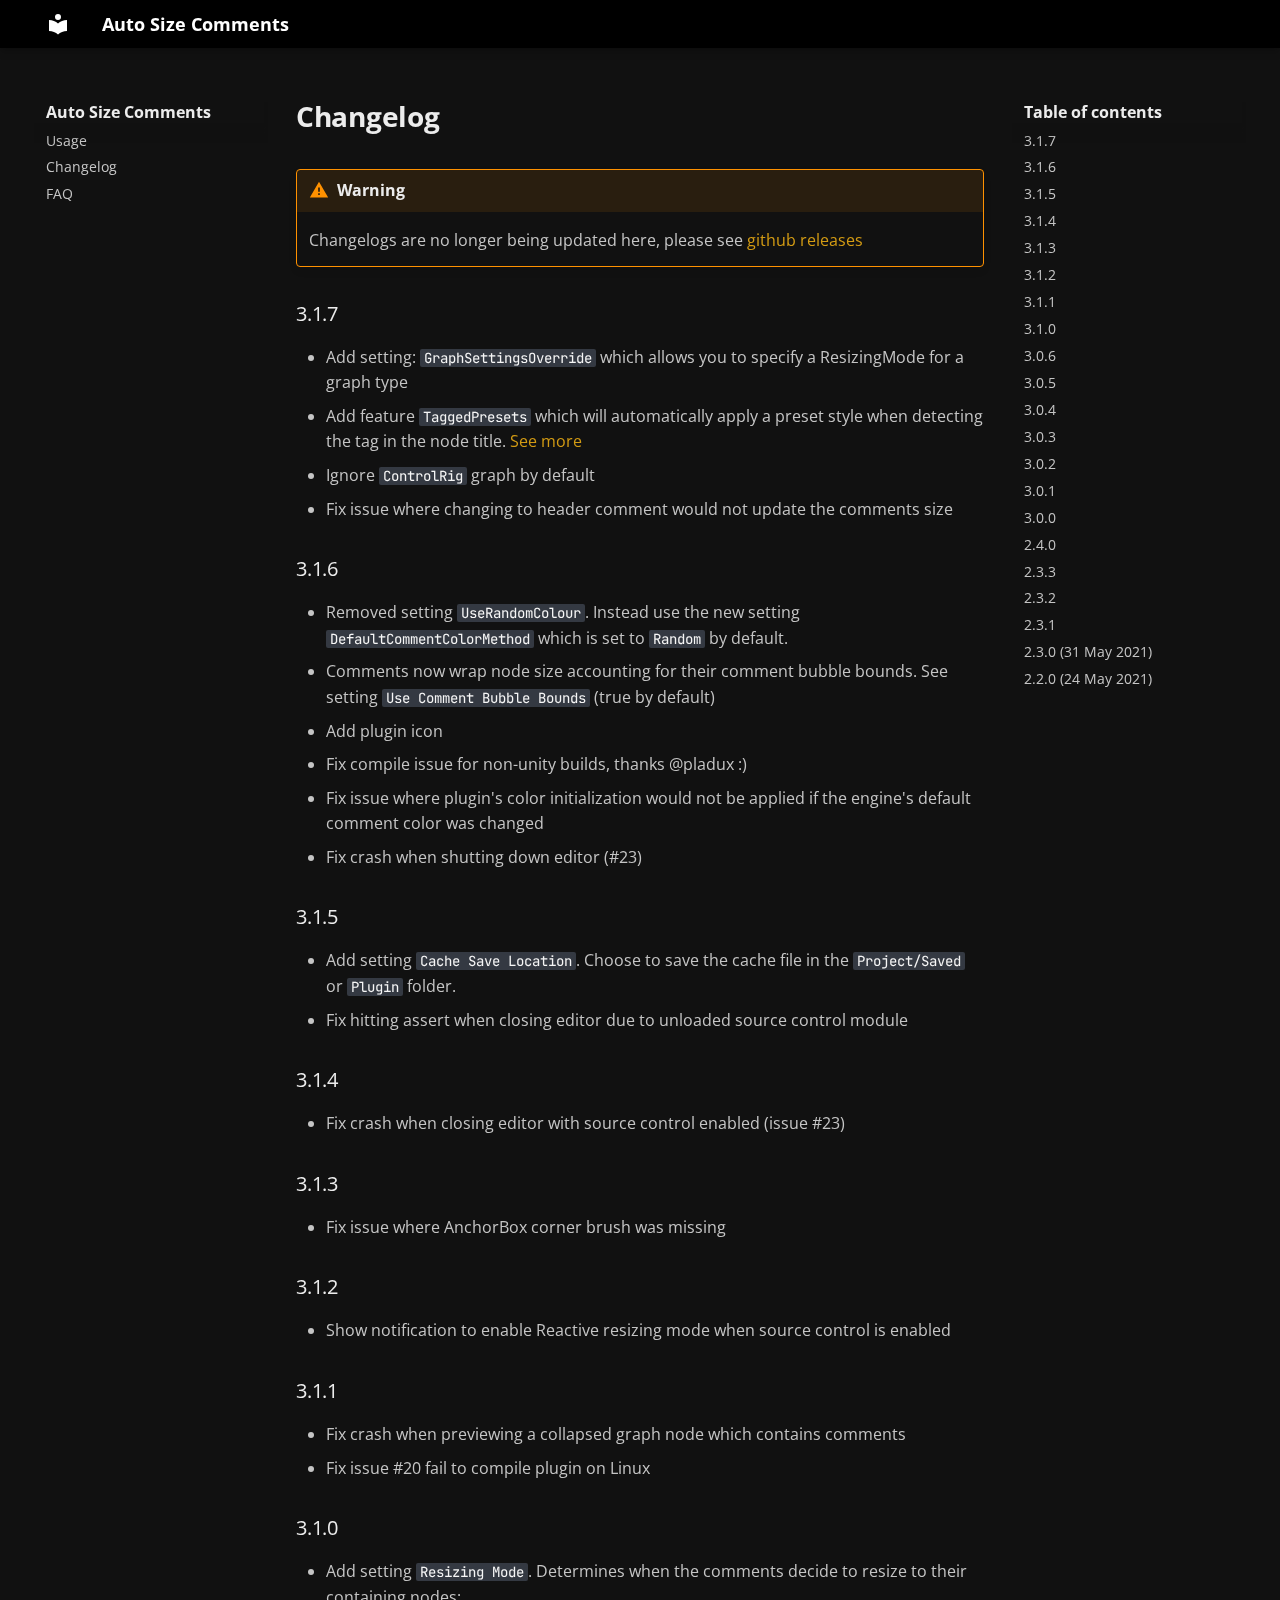
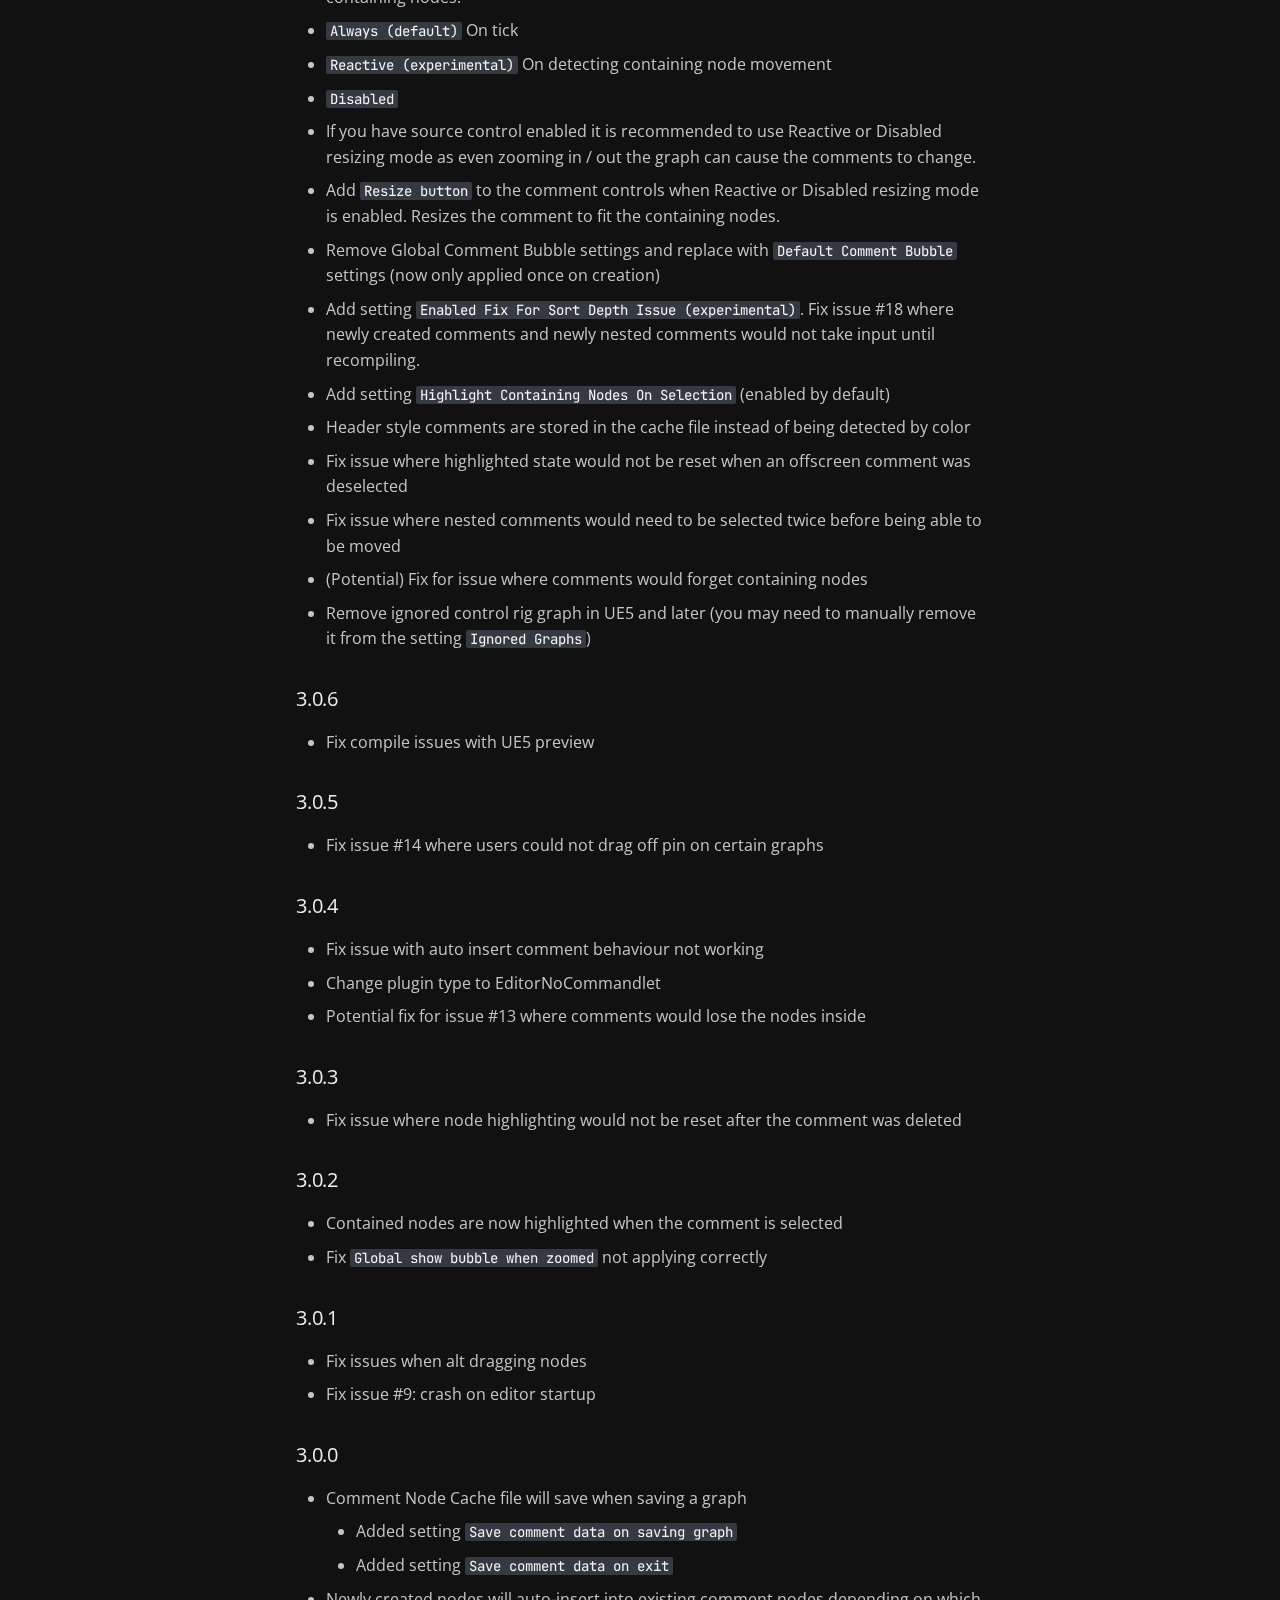
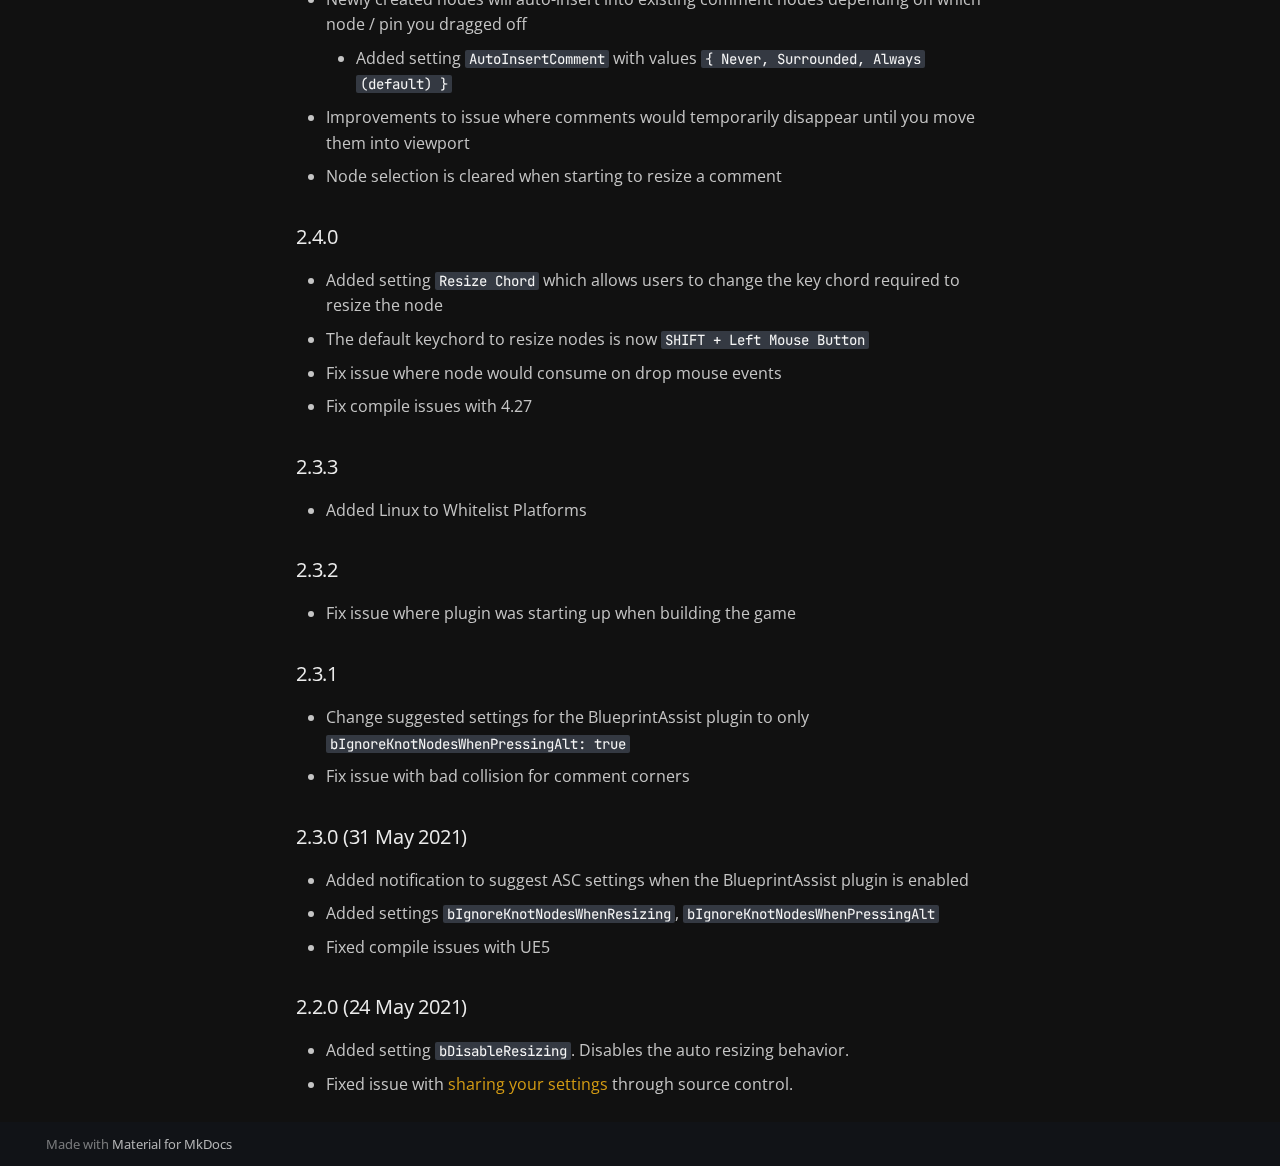
<file: changelog/index.html>
<!doctype html>
<html lang="en" class="no-js">
  <head>
    
      <meta charset="utf-8">
      <meta name="viewport" content="width=device-width,initial-scale=1">
      
      
      
      
        <link rel="prev" href="..">
      
      
        <link rel="next" href="../faq/">
      
      
      <link rel="icon" href="../assets/images/favicon.png">
      <meta name="generator" content="mkdocs-1.6.1, mkdocs-material-9.5.41">
    
    
      
        <title>Changelog - Auto Size Comments</title>
      
    
    
      <link rel="stylesheet" href="../assets/stylesheets/main.0253249f.min.css">
      
        
        <link rel="stylesheet" href="../assets/stylesheets/palette.06af60db.min.css">
      
      


    
    
      
    
    
      
        
        
        <link rel="preconnect" href="https://fonts.gstatic.com" crossorigin>
        <link rel="stylesheet" href="https://fonts.googleapis.com/css?family=Open+Sans:300,300i,400,400i,700,700i%7CJetBrains+Mono:400,400i,700,700i&display=fallback">
        <style>:root{--md-text-font:"Open Sans";--md-code-font:"JetBrains Mono"}</style>
      
    
    
      <link rel="stylesheet" href="../stylesheets/extra.css">
    
    <script>__md_scope=new URL("..",location),__md_hash=e=>[...e].reduce(((e,_)=>(e<<5)-e+_.charCodeAt(0)),0),__md_get=(e,_=localStorage,t=__md_scope)=>JSON.parse(_.getItem(t.pathname+"."+e)),__md_set=(e,_,t=localStorage,a=__md_scope)=>{try{t.setItem(a.pathname+"."+e,JSON.stringify(_))}catch(e){}}</script>
    
      

    
    
    
  </head>
  
  
    
    
    
    
    
    <body dir="ltr" data-md-color-scheme="slate" data-md-color-primary="indigo" data-md-color-accent="indigo">
  
    
    <input class="md-toggle" data-md-toggle="drawer" type="checkbox" id="__drawer" autocomplete="off">
    <input class="md-toggle" data-md-toggle="search" type="checkbox" id="__search" autocomplete="off">
    <label class="md-overlay" for="__drawer"></label>
    <div data-md-component="skip">
      
        
        <a href="#changelog" class="md-skip">
          Skip to content
        </a>
      
    </div>
    <div data-md-component="announce">
      
    </div>
    
    
      

  

<header class="md-header md-header--shadow" data-md-component="header">
  <nav class="md-header__inner md-grid" aria-label="Header">
    <a href=".." title="Auto Size Comments" class="md-header__button md-logo" aria-label="Auto Size Comments" data-md-component="logo">
      
  
  <svg xmlns="http://www.w3.org/2000/svg" viewBox="0 0 24 24"><path d="M12 8a3 3 0 0 0 3-3 3 3 0 0 0-3-3 3 3 0 0 0-3 3 3 3 0 0 0 3 3m0 3.54C9.64 9.35 6.5 8 3 8v11c3.5 0 6.64 1.35 9 3.54 2.36-2.19 5.5-3.54 9-3.54V8c-3.5 0-6.64 1.35-9 3.54"/></svg>

    </a>
    <label class="md-header__button md-icon" for="__drawer">
      
      <svg xmlns="http://www.w3.org/2000/svg" viewBox="0 0 24 24"><path d="M3 6h18v2H3zm0 5h18v2H3zm0 5h18v2H3z"/></svg>
    </label>
    <div class="md-header__title" data-md-component="header-title">
      <div class="md-header__ellipsis">
        <div class="md-header__topic">
          <span class="md-ellipsis">
            Auto Size Comments
          </span>
        </div>
        <div class="md-header__topic" data-md-component="header-topic">
          <span class="md-ellipsis">
            
              Changelog
            
          </span>
        </div>
      </div>
    </div>
    
      
    
    
    
    
    
  </nav>
  
</header>
    
    <div class="md-container" data-md-component="container">
      
      
        
          
        
      
      <main class="md-main" data-md-component="main">
        <div class="md-main__inner md-grid">
          
            
              
              <div class="md-sidebar md-sidebar--primary" data-md-component="sidebar" data-md-type="navigation" >
                <div class="md-sidebar__scrollwrap">
                  <div class="md-sidebar__inner">
                    



<nav class="md-nav md-nav--primary" aria-label="Navigation" data-md-level="0">
  <label class="md-nav__title" for="__drawer">
    <a href=".." title="Auto Size Comments" class="md-nav__button md-logo" aria-label="Auto Size Comments" data-md-component="logo">
      
  
  <svg xmlns="http://www.w3.org/2000/svg" viewBox="0 0 24 24"><path d="M12 8a3 3 0 0 0 3-3 3 3 0 0 0-3-3 3 3 0 0 0-3 3 3 3 0 0 0 3 3m0 3.54C9.64 9.35 6.5 8 3 8v11c3.5 0 6.64 1.35 9 3.54 2.36-2.19 5.5-3.54 9-3.54V8c-3.5 0-6.64 1.35-9 3.54"/></svg>

    </a>
    Auto Size Comments
  </label>
  
  <ul class="md-nav__list" data-md-scrollfix>
    
      
      
  
  
  
  
    <li class="md-nav__item">
      <a href=".." class="md-nav__link">
        
  
  <span class="md-ellipsis">
    Usage
  </span>
  

      </a>
    </li>
  

    
      
      
  
  
    
  
  
  
    <li class="md-nav__item md-nav__item--active">
      
      <input class="md-nav__toggle md-toggle" type="checkbox" id="__toc">
      
      
        
      
      
        <label class="md-nav__link md-nav__link--active" for="__toc">
          
  
  <span class="md-ellipsis">
    Changelog
  </span>
  

          <span class="md-nav__icon md-icon"></span>
        </label>
      
      <a href="./" class="md-nav__link md-nav__link--active">
        
  
  <span class="md-ellipsis">
    Changelog
  </span>
  

      </a>
      
        

<nav class="md-nav md-nav--secondary" aria-label="Table of contents">
  
  
  
    
  
  
    <label class="md-nav__title" for="__toc">
      <span class="md-nav__icon md-icon"></span>
      Table of contents
    </label>
    <ul class="md-nav__list" data-md-component="toc" data-md-scrollfix>
      
        <li class="md-nav__item">
  <a href="#317" class="md-nav__link">
    <span class="md-ellipsis">
      3.1.7
    </span>
  </a>
  
</li>
      
        <li class="md-nav__item">
  <a href="#316" class="md-nav__link">
    <span class="md-ellipsis">
      3.1.6
    </span>
  </a>
  
</li>
      
        <li class="md-nav__item">
  <a href="#315" class="md-nav__link">
    <span class="md-ellipsis">
      3.1.5
    </span>
  </a>
  
</li>
      
        <li class="md-nav__item">
  <a href="#314" class="md-nav__link">
    <span class="md-ellipsis">
      3.1.4
    </span>
  </a>
  
</li>
      
        <li class="md-nav__item">
  <a href="#313" class="md-nav__link">
    <span class="md-ellipsis">
      3.1.3
    </span>
  </a>
  
</li>
      
        <li class="md-nav__item">
  <a href="#312" class="md-nav__link">
    <span class="md-ellipsis">
      3.1.2
    </span>
  </a>
  
</li>
      
        <li class="md-nav__item">
  <a href="#311" class="md-nav__link">
    <span class="md-ellipsis">
      3.1.1
    </span>
  </a>
  
</li>
      
        <li class="md-nav__item">
  <a href="#310" class="md-nav__link">
    <span class="md-ellipsis">
      3.1.0
    </span>
  </a>
  
</li>
      
        <li class="md-nav__item">
  <a href="#306" class="md-nav__link">
    <span class="md-ellipsis">
      3.0.6
    </span>
  </a>
  
</li>
      
        <li class="md-nav__item">
  <a href="#305" class="md-nav__link">
    <span class="md-ellipsis">
      3.0.5
    </span>
  </a>
  
</li>
      
        <li class="md-nav__item">
  <a href="#304" class="md-nav__link">
    <span class="md-ellipsis">
      3.0.4
    </span>
  </a>
  
</li>
      
        <li class="md-nav__item">
  <a href="#303" class="md-nav__link">
    <span class="md-ellipsis">
      3.0.3
    </span>
  </a>
  
</li>
      
        <li class="md-nav__item">
  <a href="#302" class="md-nav__link">
    <span class="md-ellipsis">
      3.0.2
    </span>
  </a>
  
</li>
      
        <li class="md-nav__item">
  <a href="#301" class="md-nav__link">
    <span class="md-ellipsis">
      3.0.1
    </span>
  </a>
  
</li>
      
        <li class="md-nav__item">
  <a href="#300" class="md-nav__link">
    <span class="md-ellipsis">
      3.0.0
    </span>
  </a>
  
</li>
      
        <li class="md-nav__item">
  <a href="#240" class="md-nav__link">
    <span class="md-ellipsis">
      2.4.0
    </span>
  </a>
  
</li>
      
        <li class="md-nav__item">
  <a href="#233" class="md-nav__link">
    <span class="md-ellipsis">
      2.3.3
    </span>
  </a>
  
</li>
      
        <li class="md-nav__item">
  <a href="#232" class="md-nav__link">
    <span class="md-ellipsis">
      2.3.2
    </span>
  </a>
  
</li>
      
        <li class="md-nav__item">
  <a href="#231" class="md-nav__link">
    <span class="md-ellipsis">
      2.3.1
    </span>
  </a>
  
</li>
      
        <li class="md-nav__item">
  <a href="#230-31-may-2021" class="md-nav__link">
    <span class="md-ellipsis">
      2.3.0 (31 May 2021)
    </span>
  </a>
  
</li>
      
        <li class="md-nav__item">
  <a href="#220-24-may-2021" class="md-nav__link">
    <span class="md-ellipsis">
      2.2.0 (24 May 2021)
    </span>
  </a>
  
</li>
      
    </ul>
  
</nav>
      
    </li>
  

    
      
      
  
  
  
  
    <li class="md-nav__item">
      <a href="../faq/" class="md-nav__link">
        
  
  <span class="md-ellipsis">
    FAQ
  </span>
  

      </a>
    </li>
  

    
  </ul>
</nav>
                  </div>
                </div>
              </div>
            
            
              
              <div class="md-sidebar md-sidebar--secondary" data-md-component="sidebar" data-md-type="toc" >
                <div class="md-sidebar__scrollwrap">
                  <div class="md-sidebar__inner">
                    

<nav class="md-nav md-nav--secondary" aria-label="Table of contents">
  
  
  
    
  
  
    <label class="md-nav__title" for="__toc">
      <span class="md-nav__icon md-icon"></span>
      Table of contents
    </label>
    <ul class="md-nav__list" data-md-component="toc" data-md-scrollfix>
      
        <li class="md-nav__item">
  <a href="#317" class="md-nav__link">
    <span class="md-ellipsis">
      3.1.7
    </span>
  </a>
  
</li>
      
        <li class="md-nav__item">
  <a href="#316" class="md-nav__link">
    <span class="md-ellipsis">
      3.1.6
    </span>
  </a>
  
</li>
      
        <li class="md-nav__item">
  <a href="#315" class="md-nav__link">
    <span class="md-ellipsis">
      3.1.5
    </span>
  </a>
  
</li>
      
        <li class="md-nav__item">
  <a href="#314" class="md-nav__link">
    <span class="md-ellipsis">
      3.1.4
    </span>
  </a>
  
</li>
      
        <li class="md-nav__item">
  <a href="#313" class="md-nav__link">
    <span class="md-ellipsis">
      3.1.3
    </span>
  </a>
  
</li>
      
        <li class="md-nav__item">
  <a href="#312" class="md-nav__link">
    <span class="md-ellipsis">
      3.1.2
    </span>
  </a>
  
</li>
      
        <li class="md-nav__item">
  <a href="#311" class="md-nav__link">
    <span class="md-ellipsis">
      3.1.1
    </span>
  </a>
  
</li>
      
        <li class="md-nav__item">
  <a href="#310" class="md-nav__link">
    <span class="md-ellipsis">
      3.1.0
    </span>
  </a>
  
</li>
      
        <li class="md-nav__item">
  <a href="#306" class="md-nav__link">
    <span class="md-ellipsis">
      3.0.6
    </span>
  </a>
  
</li>
      
        <li class="md-nav__item">
  <a href="#305" class="md-nav__link">
    <span class="md-ellipsis">
      3.0.5
    </span>
  </a>
  
</li>
      
        <li class="md-nav__item">
  <a href="#304" class="md-nav__link">
    <span class="md-ellipsis">
      3.0.4
    </span>
  </a>
  
</li>
      
        <li class="md-nav__item">
  <a href="#303" class="md-nav__link">
    <span class="md-ellipsis">
      3.0.3
    </span>
  </a>
  
</li>
      
        <li class="md-nav__item">
  <a href="#302" class="md-nav__link">
    <span class="md-ellipsis">
      3.0.2
    </span>
  </a>
  
</li>
      
        <li class="md-nav__item">
  <a href="#301" class="md-nav__link">
    <span class="md-ellipsis">
      3.0.1
    </span>
  </a>
  
</li>
      
        <li class="md-nav__item">
  <a href="#300" class="md-nav__link">
    <span class="md-ellipsis">
      3.0.0
    </span>
  </a>
  
</li>
      
        <li class="md-nav__item">
  <a href="#240" class="md-nav__link">
    <span class="md-ellipsis">
      2.4.0
    </span>
  </a>
  
</li>
      
        <li class="md-nav__item">
  <a href="#233" class="md-nav__link">
    <span class="md-ellipsis">
      2.3.3
    </span>
  </a>
  
</li>
      
        <li class="md-nav__item">
  <a href="#232" class="md-nav__link">
    <span class="md-ellipsis">
      2.3.2
    </span>
  </a>
  
</li>
      
        <li class="md-nav__item">
  <a href="#231" class="md-nav__link">
    <span class="md-ellipsis">
      2.3.1
    </span>
  </a>
  
</li>
      
        <li class="md-nav__item">
  <a href="#230-31-may-2021" class="md-nav__link">
    <span class="md-ellipsis">
      2.3.0 (31 May 2021)
    </span>
  </a>
  
</li>
      
        <li class="md-nav__item">
  <a href="#220-24-may-2021" class="md-nav__link">
    <span class="md-ellipsis">
      2.2.0 (24 May 2021)
    </span>
  </a>
  
</li>
      
    </ul>
  
</nav>
                  </div>
                </div>
              </div>
            
          
          
            <div class="md-content" data-md-component="content">
              <article class="md-content__inner md-typeset">
                
                  


<div><h1 id="changelog">Changelog</h1>
<div class="admonition warning">
<p class="admonition-title">Warning</p>
<p>Changelogs are no longer being updated here, please see <a href="https://github.com/AutoSizeComments/AutoSizeComments/releases">github releases</a></p>
</div>
<h3 id="317">3.1.7</h3>
<ul>
<li>Add setting: <code>GraphSettingsOverride</code> which allows you to specify a ResizingMode for a graph type</li>
<li>Add feature <code>TaggedPresets</code> which will automatically apply a preset style when detecting the tag in the node title. <a href="../#tagged-presets">See more</a></li>
<li>Ignore <code>ControlRig</code> graph by default</li>
<li>Fix issue where changing to header comment would not update the comments size</li>
</ul>
<h3 id="316">3.1.6</h3>
<ul>
<li>Removed setting <code>UseRandomColour</code>. Instead use the new setting <code>DefaultCommentColorMethod</code> which is set to <code>Random</code> by
  default.</li>
<li>Comments now wrap node size accounting for their comment bubble bounds. See setting <code>Use Comment Bubble Bounds</code> (true
  by default)</li>
<li>Add plugin icon</li>
<li>Fix compile issue for non-unity builds, thanks @pladux :)</li>
<li>Fix issue where plugin's color initialization would not be applied if the engine's default comment color was changed</li>
<li>Fix crash when shutting down editor (#23)</li>
</ul>
<h3 id="315">3.1.5</h3>
<ul>
<li>Add setting <code>Cache Save Location</code>. Choose to save the cache file in the <code>Project/Saved</code> or <code>Plugin</code> folder.</li>
<li>Fix hitting assert when closing editor due to unloaded source control module</li>
</ul>
<h3 id="314">3.1.4</h3>
<ul>
<li>Fix crash when closing editor with source control enabled (issue #23)</li>
</ul>
<h3 id="313">3.1.3</h3>
<ul>
<li>Fix issue where AnchorBox corner brush was missing</li>
</ul>
<h3 id="312">3.1.2</h3>
<ul>
<li>Show notification to enable Reactive resizing mode when source control is enabled</li>
</ul>
<h3 id="311">3.1.1</h3>
<ul>
<li>Fix crash when previewing a collapsed graph node which contains comments</li>
<li>Fix issue #20 fail to compile plugin on Linux</li>
</ul>
<h3 id="310">3.1.0</h3>
<ul>
<li>Add setting <code>Resizing Mode</code>. Determines when the comments decide to resize to their containing nodes:</li>
<li><code>Always (default)</code> On tick</li>
<li><code>Reactive (experimental)</code> On detecting containing node movement</li>
<li><code>Disabled</code></li>
<li>If you have source control enabled it is recommended to use Reactive or Disabled resizing mode as even zooming in / out the graph can cause the comments to change.</li>
<li>Add <code>Resize button</code> to the comment controls when Reactive or Disabled resizing mode is enabled. Resizes the comment to fit the containing nodes.</li>
<li>Remove Global Comment Bubble settings and replace with <code>Default Comment Bubble</code> settings (now only applied once on creation)</li>
<li>Add setting <code>Enabled Fix For Sort Depth Issue (experimental)</code>. Fix issue #18 where newly created comments and newly nested comments would not take input until recompiling.</li>
<li>Add setting <code>Highlight Containing Nodes On Selection</code> (enabled by default)</li>
<li>Header style comments are stored in the cache file instead of being detected by color</li>
<li>Fix issue where highlighted state would not be reset when an offscreen comment was deselected</li>
<li>Fix issue where nested comments would need to be selected twice before being able to be moved</li>
<li>(Potential) Fix for issue where comments would forget containing nodes </li>
<li>Remove ignored control rig graph in UE5 and later (you may need to manually remove it from the setting <code>Ignored Graphs</code>)</li>
</ul>
<h3 id="306">3.0.6</h3>
<ul>
<li>Fix compile issues with UE5 preview</li>
</ul>
<h3 id="305">3.0.5</h3>
<ul>
<li>Fix issue #14 where users could not drag off pin on certain graphs</li>
</ul>
<h3 id="304">3.0.4</h3>
<ul>
<li>Fix issue with auto insert comment behaviour not working</li>
<li>Change plugin type to EditorNoCommandlet</li>
<li>Potential fix for issue #13 where comments would lose the nodes inside</li>
</ul>
<h3 id="303">3.0.3</h3>
<ul>
<li>Fix issue where node highlighting would not be reset after the comment was deleted</li>
</ul>
<h3 id="302">3.0.2</h3>
<ul>
<li>Contained nodes are now highlighted when the comment is selected</li>
<li>Fix <code>Global show bubble when zoomed</code> not applying correctly</li>
</ul>
<h3 id="301">3.0.1</h3>
<ul>
<li>Fix issues when alt dragging nodes</li>
<li>Fix issue #9: crash on editor startup</li>
</ul>
<h3 id="300">3.0.0</h3>
<ul>
<li>Comment Node Cache file will save when saving a graph<ul>
<li>Added setting <code>Save comment data on saving graph</code></li>
<li>Added setting <code>Save comment data on exit</code></li>
</ul>
</li>
<li>Newly created nodes will auto-insert into existing comment nodes depending on which node / pin you dragged off<ul>
<li>Added setting <code>AutoInsertComment</code> with values <code>{ Never, Surrounded, Always (default) }</code></li>
</ul>
</li>
<li>Improvements to issue where comments would temporarily disappear until you move them into viewport</li>
<li>Node selection is cleared when starting to resize a comment</li>
</ul>
<h3 id="240">2.4.0</h3>
<ul>
<li>Added setting <code>Resize Chord</code> which allows users to change the key chord required to resize the node</li>
<li>The default keychord to resize nodes is now <code>SHIFT + Left Mouse Button</code></li>
<li>Fix issue where node would consume on drop mouse events</li>
<li>Fix compile issues with 4.27</li>
</ul>
<h3 id="233">2.3.3</h3>
<ul>
<li>Added Linux to Whitelist Platforms</li>
</ul>
<h3 id="232">2.3.2</h3>
<ul>
<li>Fix issue where plugin was starting up when building the game</li>
</ul>
<h3 id="231">2.3.1</h3>
<ul>
<li>Change suggested settings for the BlueprintAssist plugin to only <code>bIgnoreKnotNodesWhenPressingAlt: true</code></li>
<li>Fix issue with bad collision for comment corners</li>
</ul>
<h3 id="230-31-may-2021">2.3.0 (31 May 2021)</h3>
<ul>
<li>Added notification to suggest ASC settings when the BlueprintAssist plugin is enabled</li>
<li>Added settings <code>bIgnoreKnotNodesWhenResizing</code>, <code>bIgnoreKnotNodesWhenPressingAlt</code></li>
<li>Fixed compile issues with UE5</li>
</ul>
<h3 id="220-24-may-2021">2.2.0 (24 May 2021)</h3>
<ul>
<li>Added setting <code>bDisableResizing</code>. Disables the auto resizing behavior.</li>
<li>Fixed issue with <a href="https://github.com/fpwong/BlueprintAssistWiki/wiki/FAQ#sharing-plugin-settings-through-source-control">sharing your settings</a> through source control.</li>
</ul></div>












                
              </article>
            </div>
          
          
<script>var target=document.getElementById(location.hash.slice(1));target&&target.name&&(target.checked=target.name.startsWith("__tabbed_"))</script>
        </div>
        
      </main>
      
        <footer class="md-footer">
  
  <div class="md-footer-meta md-typeset">
    <div class="md-footer-meta__inner md-grid">
      <div class="md-copyright">
  
  
    Made with
    <a href="https://squidfunk.github.io/mkdocs-material/" target="_blank" rel="noopener">
      Material for MkDocs
    </a>
  
</div>
      
    </div>
  </div>
</footer>
      
    </div>
    <div class="md-dialog" data-md-component="dialog">
      <div class="md-dialog__inner md-typeset"></div>
    </div>
    
    
    <script id="__config" type="application/json">{"base": "..", "features": ["navigation.tracking", "navigation.sections", "navigation.indexes"], "search": "../assets/javascripts/workers/search.6ce7567c.min.js", "translations": {"clipboard.copied": "Copied to clipboard", "clipboard.copy": "Copy to clipboard", "search.result.more.one": "1 more on this page", "search.result.more.other": "# more on this page", "search.result.none": "No matching documents", "search.result.one": "1 matching document", "search.result.other": "# matching documents", "search.result.placeholder": "Type to start searching", "search.result.term.missing": "Missing", "select.version": "Select version"}}</script>
    
    
      <script src="../assets/javascripts/bundle.83f73b43.min.js"></script>
      
    
  </body>
</html>
</file>
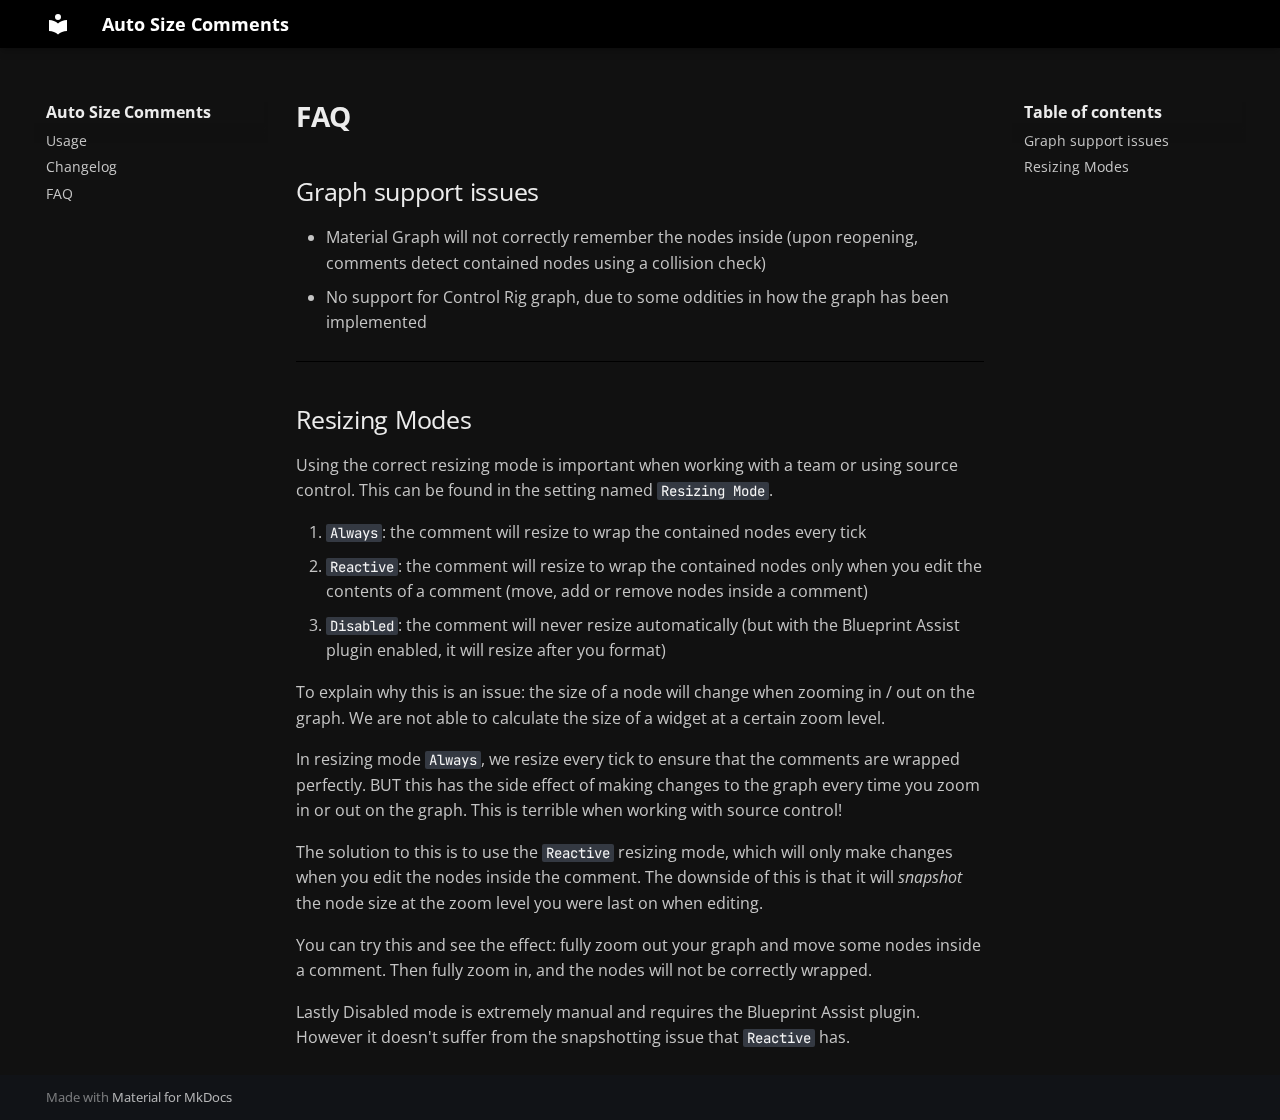
<file: faq/index.html>
<!doctype html>
<html lang="en" class="no-js">
  <head>
    
      <meta charset="utf-8">
      <meta name="viewport" content="width=device-width,initial-scale=1">
      
      
      
      
        <link rel="prev" href="../changelog/">
      
      
      
      <link rel="icon" href="../assets/images/favicon.png">
      <meta name="generator" content="mkdocs-1.6.1, mkdocs-material-9.5.41">
    
    
      
        <title>FAQ - Auto Size Comments</title>
      
    
    
      <link rel="stylesheet" href="../assets/stylesheets/main.0253249f.min.css">
      
        
        <link rel="stylesheet" href="../assets/stylesheets/palette.06af60db.min.css">
      
      


    
    
      
    
    
      
        
        
        <link rel="preconnect" href="https://fonts.gstatic.com" crossorigin>
        <link rel="stylesheet" href="https://fonts.googleapis.com/css?family=Open+Sans:300,300i,400,400i,700,700i%7CJetBrains+Mono:400,400i,700,700i&display=fallback">
        <style>:root{--md-text-font:"Open Sans";--md-code-font:"JetBrains Mono"}</style>
      
    
    
      <link rel="stylesheet" href="../stylesheets/extra.css">
    
    <script>__md_scope=new URL("..",location),__md_hash=e=>[...e].reduce(((e,_)=>(e<<5)-e+_.charCodeAt(0)),0),__md_get=(e,_=localStorage,t=__md_scope)=>JSON.parse(_.getItem(t.pathname+"."+e)),__md_set=(e,_,t=localStorage,a=__md_scope)=>{try{t.setItem(a.pathname+"."+e,JSON.stringify(_))}catch(e){}}</script>
    
      

    
    
    
  </head>
  
  
    
    
    
    
    
    <body dir="ltr" data-md-color-scheme="slate" data-md-color-primary="indigo" data-md-color-accent="indigo">
  
    
    <input class="md-toggle" data-md-toggle="drawer" type="checkbox" id="__drawer" autocomplete="off">
    <input class="md-toggle" data-md-toggle="search" type="checkbox" id="__search" autocomplete="off">
    <label class="md-overlay" for="__drawer"></label>
    <div data-md-component="skip">
      
        
        <a href="#faq" class="md-skip">
          Skip to content
        </a>
      
    </div>
    <div data-md-component="announce">
      
    </div>
    
    
      

  

<header class="md-header md-header--shadow" data-md-component="header">
  <nav class="md-header__inner md-grid" aria-label="Header">
    <a href=".." title="Auto Size Comments" class="md-header__button md-logo" aria-label="Auto Size Comments" data-md-component="logo">
      
  
  <svg xmlns="http://www.w3.org/2000/svg" viewBox="0 0 24 24"><path d="M12 8a3 3 0 0 0 3-3 3 3 0 0 0-3-3 3 3 0 0 0-3 3 3 3 0 0 0 3 3m0 3.54C9.64 9.35 6.5 8 3 8v11c3.5 0 6.64 1.35 9 3.54 2.36-2.19 5.5-3.54 9-3.54V8c-3.5 0-6.64 1.35-9 3.54"/></svg>

    </a>
    <label class="md-header__button md-icon" for="__drawer">
      
      <svg xmlns="http://www.w3.org/2000/svg" viewBox="0 0 24 24"><path d="M3 6h18v2H3zm0 5h18v2H3zm0 5h18v2H3z"/></svg>
    </label>
    <div class="md-header__title" data-md-component="header-title">
      <div class="md-header__ellipsis">
        <div class="md-header__topic">
          <span class="md-ellipsis">
            Auto Size Comments
          </span>
        </div>
        <div class="md-header__topic" data-md-component="header-topic">
          <span class="md-ellipsis">
            
              FAQ
            
          </span>
        </div>
      </div>
    </div>
    
      
    
    
    
    
    
  </nav>
  
</header>
    
    <div class="md-container" data-md-component="container">
      
      
        
          
        
      
      <main class="md-main" data-md-component="main">
        <div class="md-main__inner md-grid">
          
            
              
              <div class="md-sidebar md-sidebar--primary" data-md-component="sidebar" data-md-type="navigation" >
                <div class="md-sidebar__scrollwrap">
                  <div class="md-sidebar__inner">
                    



<nav class="md-nav md-nav--primary" aria-label="Navigation" data-md-level="0">
  <label class="md-nav__title" for="__drawer">
    <a href=".." title="Auto Size Comments" class="md-nav__button md-logo" aria-label="Auto Size Comments" data-md-component="logo">
      
  
  <svg xmlns="http://www.w3.org/2000/svg" viewBox="0 0 24 24"><path d="M12 8a3 3 0 0 0 3-3 3 3 0 0 0-3-3 3 3 0 0 0-3 3 3 3 0 0 0 3 3m0 3.54C9.64 9.35 6.5 8 3 8v11c3.5 0 6.64 1.35 9 3.54 2.36-2.19 5.5-3.54 9-3.54V8c-3.5 0-6.64 1.35-9 3.54"/></svg>

    </a>
    Auto Size Comments
  </label>
  
  <ul class="md-nav__list" data-md-scrollfix>
    
      
      
  
  
  
  
    <li class="md-nav__item">
      <a href=".." class="md-nav__link">
        
  
  <span class="md-ellipsis">
    Usage
  </span>
  

      </a>
    </li>
  

    
      
      
  
  
  
  
    <li class="md-nav__item">
      <a href="../changelog/" class="md-nav__link">
        
  
  <span class="md-ellipsis">
    Changelog
  </span>
  

      </a>
    </li>
  

    
      
      
  
  
    
  
  
  
    <li class="md-nav__item md-nav__item--active">
      
      <input class="md-nav__toggle md-toggle" type="checkbox" id="__toc">
      
      
        
      
      
        <label class="md-nav__link md-nav__link--active" for="__toc">
          
  
  <span class="md-ellipsis">
    FAQ
  </span>
  

          <span class="md-nav__icon md-icon"></span>
        </label>
      
      <a href="./" class="md-nav__link md-nav__link--active">
        
  
  <span class="md-ellipsis">
    FAQ
  </span>
  

      </a>
      
        

<nav class="md-nav md-nav--secondary" aria-label="Table of contents">
  
  
  
    
  
  
    <label class="md-nav__title" for="__toc">
      <span class="md-nav__icon md-icon"></span>
      Table of contents
    </label>
    <ul class="md-nav__list" data-md-component="toc" data-md-scrollfix>
      
        <li class="md-nav__item">
  <a href="#graph-support-issues" class="md-nav__link">
    <span class="md-ellipsis">
      Graph support issues
    </span>
  </a>
  
</li>
      
        <li class="md-nav__item">
  <a href="#resizing-modes" class="md-nav__link">
    <span class="md-ellipsis">
      Resizing Modes
    </span>
  </a>
  
</li>
      
    </ul>
  
</nav>
      
    </li>
  

    
  </ul>
</nav>
                  </div>
                </div>
              </div>
            
            
              
              <div class="md-sidebar md-sidebar--secondary" data-md-component="sidebar" data-md-type="toc" >
                <div class="md-sidebar__scrollwrap">
                  <div class="md-sidebar__inner">
                    

<nav class="md-nav md-nav--secondary" aria-label="Table of contents">
  
  
  
    
  
  
    <label class="md-nav__title" for="__toc">
      <span class="md-nav__icon md-icon"></span>
      Table of contents
    </label>
    <ul class="md-nav__list" data-md-component="toc" data-md-scrollfix>
      
        <li class="md-nav__item">
  <a href="#graph-support-issues" class="md-nav__link">
    <span class="md-ellipsis">
      Graph support issues
    </span>
  </a>
  
</li>
      
        <li class="md-nav__item">
  <a href="#resizing-modes" class="md-nav__link">
    <span class="md-ellipsis">
      Resizing Modes
    </span>
  </a>
  
</li>
      
    </ul>
  
</nav>
                  </div>
                </div>
              </div>
            
          
          
            <div class="md-content" data-md-component="content">
              <article class="md-content__inner md-typeset">
                
                  


<div><h1 id="faq">FAQ</h1>
<h2 id="graph-support-issues">Graph support issues</h2>
<ul>
<li>Material Graph will not correctly remember the nodes inside (upon reopening, comments detect contained nodes using a collision check)</li>
<li>No support for Control Rig graph, due to some oddities in how the graph has been implemented</li>
</ul>
<hr>
<h2 id="resizing-modes">Resizing Modes</h2>
<p>Using the correct resizing mode is important when working with a team or using source control. This can be found in the setting named <code>Resizing Mode</code>.</p>
<ol>
<li><code>Always</code>: the comment will resize to wrap the contained nodes every tick</li>
<li><code>Reactive</code>: the comment will resize to wrap the contained nodes only when you edit the contents of a comment (move, add or remove nodes inside a comment)</li>
<li><code>Disabled</code>: the comment will never resize automatically (but with the Blueprint Assist plugin enabled, it will resize after you format)</li>
</ol>
<p>To explain why this is an issue: the size of a node will change when zooming in / out on the graph. We are not able to
calculate the size of a widget at a certain zoom level.</p>
<p>In resizing mode <code>Always</code>, we resize every tick to ensure that the comments are wrapped perfectly.
BUT this has the side effect of making changes to the graph every time you zoom in or out on the graph. This
is terrible when working with source control!</p>
<p>The solution to this is to use the <code>Reactive</code> resizing mode, which will only make changes when you edit the nodes inside the
comment.
The downside of this is that it will <em>snapshot</em> the node size at the zoom level you were last on when editing.</p>
<p>You can try this and see the effect: fully zoom out your graph and move some nodes inside a comment. Then fully zoom in,
and the nodes will not be correctly wrapped.</p>
<p>Lastly Disabled mode is extremely manual and requires the Blueprint Assist plugin. However it doesn't suffer from the
snapshotting issue that <code>Reactive</code> has.</p></div>












                
              </article>
            </div>
          
          
<script>var target=document.getElementById(location.hash.slice(1));target&&target.name&&(target.checked=target.name.startsWith("__tabbed_"))</script>
        </div>
        
      </main>
      
        <footer class="md-footer">
  
  <div class="md-footer-meta md-typeset">
    <div class="md-footer-meta__inner md-grid">
      <div class="md-copyright">
  
  
    Made with
    <a href="https://squidfunk.github.io/mkdocs-material/" target="_blank" rel="noopener">
      Material for MkDocs
    </a>
  
</div>
      
    </div>
  </div>
</footer>
      
    </div>
    <div class="md-dialog" data-md-component="dialog">
      <div class="md-dialog__inner md-typeset"></div>
    </div>
    
    
    <script id="__config" type="application/json">{"base": "..", "features": ["navigation.tracking", "navigation.sections", "navigation.indexes"], "search": "../assets/javascripts/workers/search.6ce7567c.min.js", "translations": {"clipboard.copied": "Copied to clipboard", "clipboard.copy": "Copy to clipboard", "search.result.more.one": "1 more on this page", "search.result.more.other": "# more on this page", "search.result.none": "No matching documents", "search.result.one": "1 matching document", "search.result.other": "# matching documents", "search.result.placeholder": "Type to start searching", "search.result.term.missing": "Missing", "select.version": "Select version"}}</script>
    
    
      <script src="../assets/javascripts/bundle.83f73b43.min.js"></script>
      
    
  </body>
</html>
</file>
<file: stylesheets/extra.css>
/* https://github.com/squidfunk/mkdocs-material/blob/master/src/assets/stylesheets/main/_colors.scss*/
/* https://github.com/squidfunk/mkdocs-material/blob/master/src/assets/stylesheets/main/_typeset.scss */

:root > * {
    /* Top bar color */
    /*--md-primary-fg-color: #202337;*/
    --md-primary-fg-color: #000000;

    /* Background color */
    --md-default-bg-color: #111111;

    /* Code BG */
    --md-code-bg-color: #343942;

    /* Code FG */
    --md-code-fg-color: #f6f6f6;

    --md-accent-fg-color: #e5a92b;

    --md-typeset-a-color: #c5c5c5;

    /* set color of title in side navbar */
    --md-default-fg-color--light: white;

    /* set color of header in side navbar */
    --md-default-fg-color--lightest: black;
}

.md-typeset .tabbed-labels > label {
    color: #777777;
}

/* regular text colour */
.md-typeset,
.md-nav__link,
.md-nav__item .md-nav__link--active,
.md-typeset .admonition {
    color: #c5c5c5;
}

/* Active item in the left nav bar */
/*.md-nav__item .md-nav__link--active*/
/*{*/
/*    !*font-weight: bold;*!*/
/*    !*text-decoration: underline;*!*/
/*    !*outline-style: solid;*!*/
/*    !*outline-width: thin;*!*/
/*    !*outline-color: #333333;*!*/
/*    !*background-color: #222222;*!*/
/*}*/

/* link */
.md-typeset a {
    color: #d39b13;
}

/* link hover color */
.md-nav__item a:hover,
.md-typeset a:hover {
    color: #ffc233;
}

/* code */
.md-typeset code {
    font-size: 14px;
}

/* code */
.md-typeset,
.md-typeset .admonition {
    font-size: 16px;
}


.md-typeset h1 {
    font-size: 28px;
    font-weight: bold;
}

.md-typeset h2,
.md-typeset h3,
.md-typeset h4,
.md-typeset h5,
.md-typeset h6 {
    font-style: normal;
    font-weight: normal;
}

/* title colour */
.md-nav__title,
.md-nav__item--section > .md-nav__link,
.md-nav--lifted > .md-nav__list > .md-nav__item--active > .md-nav__link,
.md-typeset .admonition-title,
.md-typeset h1,
.md-typeset h2,
.md-typeset h3,
.md-typeset h4,
.md-typeset h5,
.md-typeset h6 {
    color: #ececec;
}

.md-nav__title,
.md-nav__item--section > .md-nav__link,
.md-nav--lifted > .md-nav__list > .md-nav__item--active > .md-nav__link {
    font-size: 16px;
}

/* outline the search bar */
.md-search__form {
    outline-style: solid;
    outline-width: thin;
    outline-color: #333333;
}
</file>
<file: assets/stylesheets/main.0253249f.min.css>
@charset "UTF-8";html{-webkit-text-size-adjust:none;-moz-text-size-adjust:none;text-size-adjust:none;box-sizing:border-box}*,:after,:before{box-sizing:inherit}@media (prefers-reduced-motion){*,:after,:before{transition:none!important}}body{margin:0}a,button,input,label{-webkit-tap-highlight-color:transparent}a{color:inherit;text-decoration:none}hr{border:0;box-sizing:initial;display:block;height:.05rem;overflow:visible;padding:0}small{font-size:80%}sub,sup{line-height:1em}img{border-style:none}table{border-collapse:initial;border-spacing:0}td,th{font-weight:400;vertical-align:top}button{background:#0000;border:0;font-family:inherit;font-size:inherit;margin:0;padding:0}input{border:0;outline:none}:root{--md-primary-fg-color:#4051b5;--md-primary-fg-color--light:#5d6cc0;--md-primary-fg-color--dark:#303fa1;--md-primary-bg-color:#fff;--md-primary-bg-color--light:#ffffffb3;--md-accent-fg-color:#526cfe;--md-accent-fg-color--transparent:#526cfe1a;--md-accent-bg-color:#fff;--md-accent-bg-color--light:#ffffffb3}[data-md-color-scheme=default]{color-scheme:light}[data-md-color-scheme=default] img[src$="#gh-dark-mode-only"],[data-md-color-scheme=default] img[src$="#only-dark"]{display:none}:root,[data-md-color-scheme=default]{--md-hue:225deg;--md-default-fg-color:#000000de;--md-default-fg-color--light:#0000008a;--md-default-fg-color--lighter:#00000052;--md-default-fg-color--lightest:#00000012;--md-default-bg-color:#fff;--md-default-bg-color--light:#ffffffb3;--md-default-bg-color--lighter:#ffffff4d;--md-default-bg-color--lightest:#ffffff1f;--md-code-fg-color:#36464e;--md-code-bg-color:#f5f5f5;--md-code-hl-color:#4287ff;--md-code-hl-color--light:#4287ff1a;--md-code-hl-number-color:#d52a2a;--md-code-hl-special-color:#db1457;--md-code-hl-function-color:#a846b9;--md-code-hl-constant-color:#6e59d9;--md-code-hl-keyword-color:#3f6ec6;--md-code-hl-string-color:#1c7d4d;--md-code-hl-name-color:var(--md-code-fg-color);--md-code-hl-operator-color:var(--md-default-fg-color--light);--md-code-hl-punctuation-color:var(--md-default-fg-color--light);--md-code-hl-comment-color:var(--md-default-fg-color--light);--md-code-hl-generic-color:var(--md-default-fg-color--light);--md-code-hl-variable-color:var(--md-default-fg-color--light);--md-typeset-color:var(--md-default-fg-color);--md-typeset-a-color:var(--md-primary-fg-color);--md-typeset-del-color:#f5503d26;--md-typeset-ins-color:#0bd57026;--md-typeset-kbd-color:#fafafa;--md-typeset-kbd-accent-color:#fff;--md-typeset-kbd-border-color:#b8b8b8;--md-typeset-mark-color:#ffff0080;--md-typeset-table-color:#0000001f;--md-typeset-table-color--light:rgba(0,0,0,.035);--md-admonition-fg-color:var(--md-default-fg-color);--md-admonition-bg-color:var(--md-default-bg-color);--md-warning-fg-color:#000000de;--md-warning-bg-color:#ff9;--md-footer-fg-color:#fff;--md-footer-fg-color--light:#ffffffb3;--md-footer-fg-color--lighter:#ffffff73;--md-footer-bg-color:#000000de;--md-footer-bg-color--dark:#00000052;--md-shadow-z1:0 0.2rem 0.5rem #0000000d,0 0 0.05rem #0000001a;--md-shadow-z2:0 0.2rem 0.5rem #0000001a,0 0 0.05rem #00000040;--md-shadow-z3:0 0.2rem 0.5rem #0003,0 0 0.05rem #00000059}.md-icon svg{fill:currentcolor;display:block;height:1.2rem;width:1.2rem}body{-webkit-font-smoothing:antialiased;-moz-osx-font-smoothing:grayscale;--md-text-font-family:var(--md-text-font,_),-apple-system,BlinkMacSystemFont,Helvetica,Arial,sans-serif;--md-code-font-family:var(--md-code-font,_),SFMono-Regular,Consolas,Menlo,monospace}aside,body,input{font-feature-settings:"kern","liga";color:var(--md-typeset-color);font-family:var(--md-text-font-family)}code,kbd,pre{font-feature-settings:"kern";font-family:var(--md-code-font-family)}:root{--md-typeset-table-sort-icon:url('data:image/svg+xml;charset=utf-8,<svg xmlns="http://www.w3.org/2000/svg" viewBox="0 0 24 24"><path d="m18 21-4-4h3V7h-3l4-4 4 4h-3v10h3M2 19v-2h10v2M2 13v-2h7v2M2 7V5h4v2z"/></svg>');--md-typeset-table-sort-icon--asc:url('data:image/svg+xml;charset=utf-8,<svg xmlns="http://www.w3.org/2000/svg" viewBox="0 0 24 24"><path d="M19 17h3l-4 4-4-4h3V3h2M2 17h10v2H2M6 5v2H2V5m0 6h7v2H2z"/></svg>');--md-typeset-table-sort-icon--desc:url('data:image/svg+xml;charset=utf-8,<svg xmlns="http://www.w3.org/2000/svg" viewBox="0 0 24 24"><path d="M19 7h3l-4-4-4 4h3v14h2M2 17h10v2H2M6 5v2H2V5m0 6h7v2H2z"/></svg>')}.md-typeset{-webkit-print-color-adjust:exact;color-adjust:exact;font-size:.8rem;line-height:1.6}@media print{.md-typeset{font-size:.68rem}}.md-typeset blockquote,.md-typeset dl,.md-typeset figure,.md-typeset ol,.md-typeset pre,.md-typeset ul{margin-bottom:1em;margin-top:1em}.md-typeset h1{color:var(--md-default-fg-color--light);font-size:2em;line-height:1.3;margin:0 0 1.25em}.md-typeset h1,.md-typeset h2{font-weight:300;letter-spacing:-.01em}.md-typeset h2{font-size:1.5625em;line-height:1.4;margin:1.6em 0 .64em}.md-typeset h3{font-size:1.25em;font-weight:400;letter-spacing:-.01em;line-height:1.5;margin:1.6em 0 .8em}.md-typeset h2+h3{margin-top:.8em}.md-typeset h4{font-weight:700;letter-spacing:-.01em;margin:1em 0}.md-typeset h5,.md-typeset h6{color:var(--md-default-fg-color--light);font-size:.8em;font-weight:700;letter-spacing:-.01em;margin:1.25em 0}.md-typeset h5{text-transform:uppercase}.md-typeset hr{border-bottom:.05rem solid var(--md-default-fg-color--lightest);display:flow-root;margin:1.5em 0}.md-typeset a{color:var(--md-typeset-a-color);word-break:break-word}.md-typeset a,.md-typeset a:before{transition:color 125ms}.md-typeset a:focus,.md-typeset a:hover{color:var(--md-accent-fg-color)}.md-typeset a:focus code,.md-typeset a:hover code{background-color:var(--md-accent-fg-color--transparent)}.md-typeset a code{color:currentcolor;transition:background-color 125ms}.md-typeset a.focus-visible{outline-color:var(--md-accent-fg-color);outline-offset:.2rem}.md-typeset code,.md-typeset kbd,.md-typeset pre{color:var(--md-code-fg-color);direction:ltr;font-variant-ligatures:none}@media print{.md-typeset code,.md-typeset kbd,.md-typeset pre{white-space:pre-wrap}}.md-typeset code{background-color:var(--md-code-bg-color);border-radius:.1rem;-webkit-box-decoration-break:clone;box-decoration-break:clone;font-size:.85em;padding:0 .2941176471em;word-break:break-word}.md-typeset code:not(.focus-visible){-webkit-tap-highlight-color:transparent;outline:none}.md-typeset pre{display:flow-root;line-height:1.4;position:relative}.md-typeset pre>code{-webkit-box-decoration-break:slice;box-decoration-break:slice;box-shadow:none;display:block;margin:0;outline-color:var(--md-accent-fg-color);overflow:auto;padding:.7720588235em 1.1764705882em;scrollbar-color:var(--md-default-fg-color--lighter) #0000;scrollbar-width:thin;touch-action:auto;word-break:normal}.md-typeset pre>code:hover{scrollbar-color:var(--md-accent-fg-color) #0000}.md-typeset pre>code::-webkit-scrollbar{height:.2rem;width:.2rem}.md-typeset pre>code::-webkit-scrollbar-thumb{background-color:var(--md-default-fg-color--lighter)}.md-typeset pre>code::-webkit-scrollbar-thumb:hover{background-color:var(--md-accent-fg-color)}.md-typeset kbd{background-color:var(--md-typeset-kbd-color);border-radius:.1rem;box-shadow:0 .1rem 0 .05rem var(--md-typeset-kbd-border-color),0 .1rem 0 var(--md-typeset-kbd-border-color),0 -.1rem .2rem var(--md-typeset-kbd-accent-color) inset;color:var(--md-default-fg-color);display:inline-block;font-size:.75em;padding:0 .6666666667em;vertical-align:text-top;word-break:break-word}.md-typeset mark{background-color:var(--md-typeset-mark-color);-webkit-box-decoration-break:clone;box-decoration-break:clone;color:inherit;word-break:break-word}.md-typeset abbr{border-bottom:.05rem dotted var(--md-default-fg-color--light);cursor:help;text-decoration:none}.md-typeset small{opacity:.75}[dir=ltr] .md-typeset sub,[dir=ltr] .md-typeset sup{margin-left:.078125em}[dir=rtl] .md-typeset sub,[dir=rtl] .md-typeset sup{margin-right:.078125em}[dir=ltr] .md-typeset blockquote{padding-left:.6rem}[dir=rtl] .md-typeset blockquote{padding-right:.6rem}[dir=ltr] .md-typeset blockquote{border-left:.2rem solid var(--md-default-fg-color--lighter)}[dir=rtl] .md-typeset blockquote{border-right:.2rem solid var(--md-default-fg-color--lighter)}.md-typeset blockquote{color:var(--md-default-fg-color--light);margin-left:0;margin-right:0}.md-typeset ul{list-style-type:disc}.md-typeset ul[type]{list-style-type:revert-layer}[dir=ltr] .md-typeset ol,[dir=ltr] .md-typeset ul{margin-left:.625em}[dir=rtl] .md-typeset ol,[dir=rtl] .md-typeset ul{margin-right:.625em}.md-typeset ol,.md-typeset ul{padding:0}.md-typeset ol:not([hidden]),.md-typeset ul:not([hidden]){display:flow-root}.md-typeset ol ol,.md-typeset ul ol{list-style-type:lower-alpha}.md-typeset ol ol ol,.md-typeset ul ol ol{list-style-type:lower-roman}.md-typeset ol ol ol ol,.md-typeset ul ol ol ol{list-style-type:upper-alpha}.md-typeset ol ol ol ol ol,.md-typeset ul ol ol ol ol{list-style-type:upper-roman}.md-typeset ol[type],.md-typeset ul[type]{list-style-type:revert-layer}[dir=ltr] .md-typeset ol li,[dir=ltr] .md-typeset ul li{margin-left:1.25em}[dir=rtl] .md-typeset ol li,[dir=rtl] .md-typeset ul li{margin-right:1.25em}.md-typeset ol li,.md-typeset ul li{margin-bottom:.5em}.md-typeset ol li blockquote,.md-typeset ol li p,.md-typeset ul li blockquote,.md-typeset ul li p{margin:.5em 0}.md-typeset ol li:last-child,.md-typeset ul li:last-child{margin-bottom:0}[dir=ltr] .md-typeset ol li ol,[dir=ltr] .md-typeset ol li ul,[dir=ltr] .md-typeset ul li ol,[dir=ltr] .md-typeset ul li ul{margin-left:.625em}[dir=rtl] .md-typeset ol li ol,[dir=rtl] .md-typeset ol li ul,[dir=rtl] .md-typeset ul li ol,[dir=rtl] .md-typeset ul li ul{margin-right:.625em}.md-typeset ol li ol,.md-typeset ol li ul,.md-typeset ul li ol,.md-typeset ul li ul{margin-bottom:.5em;margin-top:.5em}[dir=ltr] .md-typeset dd{margin-left:1.875em}[dir=rtl] .md-typeset dd{margin-right:1.875em}.md-typeset dd{margin-bottom:1.5em;margin-top:1em}.md-typeset img,.md-typeset svg,.md-typeset video{height:auto;max-width:100%}.md-typeset img[align=left]{margin:1em 1em 1em 0}.md-typeset img[align=right]{margin:1em 0 1em 1em}.md-typeset img[align]:only-child{margin-top:0}.md-typeset figure{display:flow-root;margin:1em auto;max-width:100%;text-align:center;width:-moz-fit-content;width:fit-content}.md-typeset figure img{display:block;margin:0 auto}.md-typeset figcaption{font-style:italic;margin:1em auto;max-width:24rem}.md-typeset iframe{max-width:100%}.md-typeset table:not([class]){background-color:var(--md-default-bg-color);border:.05rem solid var(--md-typeset-table-color);border-radius:.1rem;display:inline-block;font-size:.64rem;max-width:100%;overflow:auto;touch-action:auto}@media print{.md-typeset table:not([class]){display:table}}.md-typeset table:not([class])+*{margin-top:1.5em}.md-typeset table:not([class]) td>:first-child,.md-typeset table:not([class]) th>:first-child{margin-top:0}.md-typeset table:not([class]) td>:last-child,.md-typeset table:not([class]) th>:last-child{margin-bottom:0}.md-typeset table:not([class]) td:not([align]),.md-typeset table:not([class]) th:not([align]){text-align:left}[dir=rtl] .md-typeset table:not([class]) td:not([align]),[dir=rtl] .md-typeset table:not([class]) th:not([align]){text-align:right}.md-typeset table:not([class]) th{font-weight:700;min-width:5rem;padding:.9375em 1.25em;vertical-align:top}.md-typeset table:not([class]) td{border-top:.05rem solid var(--md-typeset-table-color);padding:.9375em 1.25em;vertical-align:top}.md-typeset table:not([class]) tbody tr{transition:background-color 125ms}.md-typeset table:not([class]) tbody tr:hover{background-color:var(--md-typeset-table-color--light);box-shadow:0 .05rem 0 var(--md-default-bg-color) inset}.md-typeset table:not([class]) a{word-break:normal}.md-typeset table th[role=columnheader]{cursor:pointer}[dir=ltr] .md-typeset table th[role=columnheader]:after{margin-left:.5em}[dir=rtl] .md-typeset table th[role=columnheader]:after{margin-right:.5em}.md-typeset table th[role=columnheader]:after{content:"";display:inline-block;height:1.2em;-webkit-mask-image:var(--md-typeset-table-sort-icon);mask-image:var(--md-typeset-table-sort-icon);-webkit-mask-repeat:no-repeat;mask-repeat:no-repeat;-webkit-mask-size:contain;mask-size:contain;transition:background-color 125ms;vertical-align:text-bottom;width:1.2em}.md-typeset table th[role=columnheader]:hover:after{background-color:var(--md-default-fg-color--lighter)}.md-typeset table th[role=columnheader][aria-sort=ascending]:after{background-color:var(--md-default-fg-color--light);-webkit-mask-image:var(--md-typeset-table-sort-icon--asc);mask-image:var(--md-typeset-table-sort-icon--asc)}.md-typeset table th[role=columnheader][aria-sort=descending]:after{background-color:var(--md-default-fg-color--light);-webkit-mask-image:var(--md-typeset-table-sort-icon--desc);mask-image:var(--md-typeset-table-sort-icon--desc)}.md-typeset__scrollwrap{margin:1em -.8rem;overflow-x:auto;touch-action:auto}.md-typeset__table{display:inline-block;margin-bottom:.5em;padding:0 .8rem}@media print{.md-typeset__table{display:block}}html .md-typeset__table table{display:table;margin:0;overflow:hidden;width:100%}@media screen and (max-width:44.984375em){.md-content__inner>pre{margin:1em -.8rem}.md-content__inner>pre code{border-radius:0}}.md-typeset .md-author{border-radius:100%;display:block;flex-shrink:0;height:1.6rem;overflow:hidden;position:relative;transition:color 125ms,transform 125ms;width:1.6rem}.md-typeset .md-author img{display:block}.md-typeset .md-author--more{background:var(--md-default-fg-color--lightest);color:var(--md-default-fg-color--lighter);font-size:.6rem;font-weight:700;line-height:1.6rem;text-align:center}.md-typeset .md-author--long{height:2.4rem;width:2.4rem}.md-typeset a.md-author{transform:scale(1)}.md-typeset a.md-author img{border-radius:100%;filter:grayscale(100%) opacity(75%);transition:filter 125ms}.md-typeset a.md-author:focus,.md-typeset a.md-author:hover{transform:scale(1.1);z-index:1}.md-typeset a.md-author:focus img,.md-typeset a.md-author:hover img{filter:grayscale(0)}.md-banner{background-color:var(--md-footer-bg-color);color:var(--md-footer-fg-color);overflow:auto}@media print{.md-banner{display:none}}.md-banner--warning{background-color:var(--md-warning-bg-color);color:var(--md-warning-fg-color)}.md-banner__inner{font-size:.7rem;margin:.6rem auto;padding:0 .8rem}[dir=ltr] .md-banner__button{float:right}[dir=rtl] .md-banner__button{float:left}.md-banner__button{color:inherit;cursor:pointer;transition:opacity .25s}.no-js .md-banner__button{display:none}.md-banner__button:hover{opacity:.7}html{font-size:125%;height:100%;overflow-x:hidden}@media screen and (min-width:100em){html{font-size:137.5%}}@media screen and (min-width:125em){html{font-size:150%}}body{background-color:var(--md-default-bg-color);display:flex;flex-direction:column;font-size:.5rem;min-height:100%;position:relative;width:100%}@media print{body{display:block}}@media screen and (max-width:59.984375em){body[data-md-scrolllock]{position:fixed}}.md-grid{margin-left:auto;margin-right:auto;max-width:61rem}.md-container{display:flex;flex-direction:column;flex-grow:1}@media print{.md-container{display:block}}.md-main{flex-grow:1}.md-main__inner{display:flex;height:100%;margin-top:1.5rem}.md-ellipsis{overflow:hidden;text-overflow:ellipsis}.md-toggle{display:none}.md-option{height:0;opacity:0;position:absolute;width:0}.md-option:checked+label:not([hidden]){display:block}.md-option.focus-visible+label{outline-color:var(--md-accent-fg-color);outline-style:auto}.md-skip{background-color:var(--md-default-fg-color);border-radius:.1rem;color:var(--md-default-bg-color);font-size:.64rem;margin:.5rem;opacity:0;outline-color:var(--md-accent-fg-color);padding:.3rem .5rem;position:fixed;transform:translateY(.4rem);z-index:-1}.md-skip:focus{opacity:1;transform:translateY(0);transition:transform .25s cubic-bezier(.4,0,.2,1),opacity 175ms 75ms;z-index:10}@page{margin:25mm}:root{--md-clipboard-icon:url('data:image/svg+xml;charset=utf-8,<svg xmlns="http://www.w3.org/2000/svg" viewBox="0 0 24 24"><path d="M19 21H8V7h11m0-2H8a2 2 0 0 0-2 2v14a2 2 0 0 0 2 2h11a2 2 0 0 0 2-2V7a2 2 0 0 0-2-2m-3-4H4a2 2 0 0 0-2 2v14h2V3h12z"/></svg>')}.md-clipboard{border-radius:.1rem;color:var(--md-default-fg-color--lightest);cursor:pointer;height:1.5em;outline-color:var(--md-accent-fg-color);outline-offset:.1rem;position:absolute;right:.5em;top:.5em;transition:color .25s;width:1.5em;z-index:1}@media print{.md-clipboard{display:none}}.md-clipboard:not(.focus-visible){-webkit-tap-highlight-color:transparent;outline:none}:hover>.md-clipboard{color:var(--md-default-fg-color--light)}.md-clipboard:focus,.md-clipboard:hover{color:var(--md-accent-fg-color)}.md-clipboard:after{background-color:currentcolor;content:"";display:block;height:1.125em;margin:0 auto;-webkit-mask-image:var(--md-clipboard-icon);mask-image:var(--md-clipboard-icon);-webkit-mask-position:center;mask-position:center;-webkit-mask-repeat:no-repeat;mask-repeat:no-repeat;-webkit-mask-size:contain;mask-size:contain;width:1.125em}.md-clipboard--inline{cursor:pointer}.md-clipboard--inline code{transition:color .25s,background-color .25s}.md-clipboard--inline:focus code,.md-clipboard--inline:hover code{background-color:var(--md-accent-fg-color--transparent);color:var(--md-accent-fg-color)}.md-typeset .md-code__content{display:grid}@keyframes consent{0%{opacity:0;transform:translateY(100%)}to{opacity:1;transform:translateY(0)}}@keyframes overlay{0%{opacity:0}to{opacity:1}}.md-consent__overlay{animation:overlay .25s both;-webkit-backdrop-filter:blur(.1rem);backdrop-filter:blur(.1rem);background-color:#0000008a;height:100%;opacity:1;position:fixed;top:0;width:100%;z-index:5}.md-consent__inner{animation:consent .5s cubic-bezier(.1,.7,.1,1) both;background-color:var(--md-default-bg-color);border:0;border-radius:.1rem;bottom:0;box-shadow:0 0 .2rem #0000001a,0 .2rem .4rem #0003;max-height:100%;overflow:auto;padding:0;position:fixed;width:100%;z-index:5}.md-consent__form{padding:.8rem}.md-consent__settings{display:none;margin:1em 0}input:checked+.md-consent__settings{display:block}.md-consent__controls{margin-bottom:.8rem}.md-typeset .md-consent__controls .md-button{display:inline}@media screen and (max-width:44.984375em){.md-typeset .md-consent__controls .md-button{display:block;margin-top:.4rem;text-align:center;width:100%}}.md-consent label{cursor:pointer}.md-content{flex-grow:1;min-width:0}.md-content__inner{margin:0 .8rem 1.2rem;padding-top:.6rem}@media screen and (min-width:76.25em){[dir=ltr] .md-sidebar--primary:not([hidden])~.md-content>.md-content__inner{margin-left:1.2rem}[dir=ltr] .md-sidebar--secondary:not([hidden])~.md-content>.md-content__inner,[dir=rtl] .md-sidebar--primary:not([hidden])~.md-content>.md-content__inner{margin-right:1.2rem}[dir=rtl] .md-sidebar--secondary:not([hidden])~.md-content>.md-content__inner{margin-left:1.2rem}}.md-content__inner:before{content:"";display:block;height:.4rem}.md-content__inner>:last-child{margin-bottom:0}[dir=ltr] .md-content__button{float:right}[dir=rtl] .md-content__button{float:left}[dir=ltr] .md-content__button{margin-left:.4rem}[dir=rtl] .md-content__button{margin-right:.4rem}.md-content__button{margin:.4rem 0;padding:0}@media print{.md-content__button{display:none}}.md-typeset .md-content__button{color:var(--md-default-fg-color--lighter)}.md-content__button svg{display:inline;vertical-align:top}[dir=rtl] .md-content__button svg{transform:scaleX(-1)}[dir=ltr] .md-dialog{right:.8rem}[dir=rtl] .md-dialog{left:.8rem}.md-dialog{background-color:var(--md-default-fg-color);border-radius:.1rem;bottom:.8rem;box-shadow:var(--md-shadow-z3);min-width:11.1rem;opacity:0;padding:.4rem .6rem;pointer-events:none;position:fixed;transform:translateY(100%);transition:transform 0ms .4s,opacity .4s;z-index:4}@media print{.md-dialog{display:none}}.md-dialog--active{opacity:1;pointer-events:auto;transform:translateY(0);transition:transform .4s cubic-bezier(.075,.85,.175,1),opacity .4s}.md-dialog__inner{color:var(--md-default-bg-color);font-size:.7rem}.md-feedback{margin:2em 0 1em;text-align:center}.md-feedback fieldset{border:none;margin:0;padding:0}.md-feedback__title{font-weight:700;margin:1em auto}.md-feedback__inner{position:relative}.md-feedback__list{display:flex;flex-wrap:wrap;place-content:baseline center;position:relative}.md-feedback__list:hover .md-icon:not(:disabled){color:var(--md-default-fg-color--lighter)}:disabled .md-feedback__list{min-height:1.8rem}.md-feedback__icon{color:var(--md-default-fg-color--light);cursor:pointer;flex-shrink:0;margin:0 .1rem;transition:color 125ms}.md-feedback__icon:not(:disabled).md-icon:hover{color:var(--md-accent-fg-color)}.md-feedback__icon:disabled{color:var(--md-default-fg-color--lightest);pointer-events:none}.md-feedback__note{opacity:0;position:relative;transform:translateY(.4rem);transition:transform .4s cubic-bezier(.1,.7,.1,1),opacity .15s}.md-feedback__note>*{margin:0 auto;max-width:16rem}:disabled .md-feedback__note{opacity:1;transform:translateY(0)}@media print{.md-feedback{display:none}}.md-footer{background-color:var(--md-footer-bg-color);color:var(--md-footer-fg-color)}@media print{.md-footer{display:none}}.md-footer__inner{justify-content:space-between;overflow:auto;padding:.2rem}.md-footer__inner:not([hidden]){display:flex}.md-footer__link{align-items:end;display:flex;flex-grow:0.01;margin-bottom:.4rem;margin-top:1rem;max-width:100%;outline-color:var(--md-accent-fg-color);overflow:hidden;transition:opacity .25s}.md-footer__link:focus,.md-footer__link:hover{opacity:.7}[dir=rtl] .md-footer__link svg{transform:scaleX(-1)}@media screen and (max-width:44.984375em){.md-footer__link--prev{flex-shrink:0}.md-footer__link--prev .md-footer__title{display:none}}[dir=ltr] .md-footer__link--next{margin-left:auto}[dir=rtl] .md-footer__link--next{margin-right:auto}.md-footer__link--next{text-align:right}[dir=rtl] .md-footer__link--next{text-align:left}.md-footer__title{flex-grow:1;font-size:.9rem;margin-bottom:.7rem;max-width:calc(100% - 2.4rem);padding:0 1rem;white-space:nowrap}.md-footer__button{margin:.2rem;padding:.4rem}.md-footer__direction{font-size:.64rem;opacity:.7}.md-footer-meta{background-color:var(--md-footer-bg-color--dark)}.md-footer-meta__inner{display:flex;flex-wrap:wrap;justify-content:space-between;padding:.2rem}html .md-footer-meta.md-typeset a{color:var(--md-footer-fg-color--light)}html .md-footer-meta.md-typeset a:focus,html .md-footer-meta.md-typeset a:hover{color:var(--md-footer-fg-color)}.md-copyright{color:var(--md-footer-fg-color--lighter);font-size:.64rem;margin:auto .6rem;padding:.4rem 0;width:100%}@media screen and (min-width:45em){.md-copyright{width:auto}}.md-copyright__highlight{color:var(--md-footer-fg-color--light)}.md-social{display:inline-flex;gap:.2rem;margin:0 .4rem;padding:.2rem 0 .6rem}@media screen and (min-width:45em){.md-social{padding:.6rem 0}}.md-social__link{display:inline-block;height:1.6rem;text-align:center;width:1.6rem}.md-social__link:before{line-height:1.9}.md-social__link svg{fill:currentcolor;max-height:.8rem;vertical-align:-25%}.md-typeset .md-button{border:.1rem solid;border-radius:.1rem;color:var(--md-primary-fg-color);cursor:pointer;display:inline-block;font-weight:700;padding:.625em 2em;transition:color 125ms,background-color 125ms,border-color 125ms}.md-typeset .md-button--primary{background-color:var(--md-primary-fg-color);border-color:var(--md-primary-fg-color);color:var(--md-primary-bg-color)}.md-typeset .md-button:focus,.md-typeset .md-button:hover{background-color:var(--md-accent-fg-color);border-color:var(--md-accent-fg-color);color:var(--md-accent-bg-color)}[dir=ltr] .md-typeset .md-input{border-top-left-radius:.1rem}[dir=ltr] .md-typeset .md-input,[dir=rtl] .md-typeset .md-input{border-top-right-radius:.1rem}[dir=rtl] .md-typeset .md-input{border-top-left-radius:.1rem}.md-typeset .md-input{border-bottom:.1rem solid var(--md-default-fg-color--lighter);box-shadow:var(--md-shadow-z1);font-size:.8rem;height:1.8rem;padding:0 .6rem;transition:border .25s,box-shadow .25s}.md-typeset .md-input:focus,.md-typeset .md-input:hover{border-bottom-color:var(--md-accent-fg-color);box-shadow:var(--md-shadow-z2)}.md-typeset .md-input--stretch{width:100%}.md-header{background-color:var(--md-primary-fg-color);box-shadow:0 0 .2rem #0000,0 .2rem .4rem #0000;color:var(--md-primary-bg-color);display:block;left:0;position:sticky;right:0;top:0;z-index:4}@media print{.md-header{display:none}}.md-header[hidden]{transform:translateY(-100%);transition:transform .25s cubic-bezier(.8,0,.6,1),box-shadow .25s}.md-header--shadow{box-shadow:0 0 .2rem #0000001a,0 .2rem .4rem #0003;transition:transform .25s cubic-bezier(.1,.7,.1,1),box-shadow .25s}.md-header__inner{align-items:center;display:flex;padding:0 .2rem}.md-header__button{color:currentcolor;cursor:pointer;margin:.2rem;outline-color:var(--md-accent-fg-color);padding:.4rem;position:relative;transition:opacity .25s;vertical-align:middle;z-index:1}.md-header__button:hover{opacity:.7}.md-header__button:not([hidden]){display:inline-block}.md-header__button:not(.focus-visible){-webkit-tap-highlight-color:transparent;outline:none}.md-header__button.md-logo{margin:.2rem;padding:.4rem}@media screen and (max-width:76.234375em){.md-header__button.md-logo{display:none}}.md-header__button.md-logo img,.md-header__button.md-logo svg{fill:currentcolor;display:block;height:1.2rem;width:auto}@media screen and (min-width:60em){.md-header__button[for=__search]{display:none}}.no-js .md-header__button[for=__search]{display:none}[dir=rtl] .md-header__button[for=__search] svg{transform:scaleX(-1)}@media screen and (min-width:76.25em){.md-header__button[for=__drawer]{display:none}}.md-header__topic{display:flex;max-width:100%;position:absolute;transition:transform .4s cubic-bezier(.1,.7,.1,1),opacity .15s;white-space:nowrap}.md-header__topic+.md-header__topic{opacity:0;pointer-events:none;transform:translateX(1.25rem);transition:transform .4s cubic-bezier(1,.7,.1,.1),opacity .15s;z-index:-1}[dir=rtl] .md-header__topic+.md-header__topic{transform:translateX(-1.25rem)}.md-header__topic:first-child{font-weight:700}[dir=ltr] .md-header__title{margin-left:1rem;margin-right:.4rem}[dir=rtl] .md-header__title{margin-left:.4rem;margin-right:1rem}.md-header__title{flex-grow:1;font-size:.9rem;height:2.4rem;line-height:2.4rem}.md-header__title--active .md-header__topic{opacity:0;pointer-events:none;transform:translateX(-1.25rem);transition:transform .4s cubic-bezier(1,.7,.1,.1),opacity .15s;z-index:-1}[dir=rtl] .md-header__title--active .md-header__topic{transform:translateX(1.25rem)}.md-header__title--active .md-header__topic+.md-header__topic{opacity:1;pointer-events:auto;transform:translateX(0);transition:transform .4s cubic-bezier(.1,.7,.1,1),opacity .15s;z-index:0}.md-header__title>.md-header__ellipsis{height:100%;position:relative;width:100%}.md-header__option{display:flex;flex-shrink:0;max-width:100%;transition:max-width 0ms .25s,opacity .25s .25s;white-space:nowrap}[data-md-toggle=search]:checked~.md-header .md-header__option{max-width:0;opacity:0;transition:max-width 0ms,opacity 0ms}.md-header__option>input{bottom:0}.md-header__source{display:none}@media screen and (min-width:60em){[dir=ltr] .md-header__source{margin-left:1rem}[dir=rtl] .md-header__source{margin-right:1rem}.md-header__source{display:block;max-width:11.7rem;width:11.7rem}}@media screen and (min-width:76.25em){[dir=ltr] .md-header__source{margin-left:1.4rem}[dir=rtl] .md-header__source{margin-right:1.4rem}}.md-meta{color:var(--md-default-fg-color--light);font-size:.7rem;line-height:1.3}.md-meta__list{display:inline-flex;flex-wrap:wrap;list-style:none;margin:0;padding:0}.md-meta__item:not(:last-child):after{content:"·";margin-left:.2rem;margin-right:.2rem}.md-meta__link{color:var(--md-typeset-a-color)}.md-meta__link:focus,.md-meta__link:hover{color:var(--md-accent-fg-color)}.md-draft{background-color:#ff1744;border-radius:.125em;color:#fff;display:inline-block;font-weight:700;padding-left:.5714285714em;padding-right:.5714285714em}:root{--md-nav-icon--prev:url('data:image/svg+xml;charset=utf-8,<svg xmlns="http://www.w3.org/2000/svg" viewBox="0 0 24 24"><path d="M20 11v2H8l5.5 5.5-1.42 1.42L4.16 12l7.92-7.92L13.5 5.5 8 11z"/></svg>');--md-nav-icon--next:url('data:image/svg+xml;charset=utf-8,<svg xmlns="http://www.w3.org/2000/svg" viewBox="0 0 24 24"><path d="M8.59 16.58 13.17 12 8.59 7.41 10 6l6 6-6 6z"/></svg>');--md-toc-icon:url('data:image/svg+xml;charset=utf-8,<svg xmlns="http://www.w3.org/2000/svg" viewBox="0 0 24 24"><path d="M3 9h14V7H3zm0 4h14v-2H3zm0 4h14v-2H3zm16 0h2v-2h-2zm0-10v2h2V7zm0 6h2v-2h-2z"/></svg>')}.md-nav{font-size:.7rem;line-height:1.3}.md-nav__title{color:var(--md-default-fg-color--light);display:block;font-weight:700;overflow:hidden;padding:0 .6rem;text-overflow:ellipsis}.md-nav__title .md-nav__button{display:none}.md-nav__title .md-nav__button img{height:100%;width:auto}.md-nav__title .md-nav__button.md-logo img,.md-nav__title .md-nav__button.md-logo svg{fill:currentcolor;display:block;height:2.4rem;max-width:100%;object-fit:contain;width:auto}.md-nav__list{list-style:none;margin:0;padding:0}.md-nav__link{align-items:flex-start;display:flex;gap:.4rem;margin-top:.625em;scroll-snap-align:start;transition:color 125ms}.md-nav__link--passed{color:var(--md-default-fg-color--light)}.md-nav__item .md-nav__link--active,.md-nav__item .md-nav__link--active code{color:var(--md-typeset-a-color)}.md-nav__link .md-ellipsis{position:relative}[dir=ltr] .md-nav__link .md-icon:last-child{margin-left:auto}[dir=rtl] .md-nav__link .md-icon:last-child{margin-right:auto}.md-nav__link svg{fill:currentcolor;flex-shrink:0;height:1.3em;position:relative}.md-nav__link[for]:focus,.md-nav__link[for]:hover,.md-nav__link[href]:focus,.md-nav__link[href]:hover{color:var(--md-accent-fg-color);cursor:pointer}.md-nav__link.focus-visible{outline-color:var(--md-accent-fg-color);outline-offset:.2rem}.md-nav--primary .md-nav__link[for=__toc]{display:none}.md-nav--primary .md-nav__link[for=__toc] .md-icon:after{background-color:currentcolor;display:block;height:100%;-webkit-mask-image:var(--md-toc-icon);mask-image:var(--md-toc-icon);width:100%}.md-nav--primary .md-nav__link[for=__toc]~.md-nav{display:none}.md-nav__container>.md-nav__link{margin-top:0}.md-nav__container>.md-nav__link:first-child{flex-grow:1;min-width:0}.md-nav__icon{flex-shrink:0}.md-nav__source{display:none}@media screen and (max-width:76.234375em){.md-nav--primary,.md-nav--primary .md-nav{background-color:var(--md-default-bg-color);display:flex;flex-direction:column;height:100%;left:0;position:absolute;right:0;top:0;z-index:1}.md-nav--primary .md-nav__item,.md-nav--primary .md-nav__title{font-size:.8rem;line-height:1.5}.md-nav--primary .md-nav__title{background-color:var(--md-default-fg-color--lightest);color:var(--md-default-fg-color--light);cursor:pointer;height:5.6rem;line-height:2.4rem;padding:3rem .8rem .2rem;position:relative;white-space:nowrap}[dir=ltr] .md-nav--primary .md-nav__title .md-nav__icon{left:.4rem}[dir=rtl] .md-nav--primary .md-nav__title .md-nav__icon{right:.4rem}.md-nav--primary .md-nav__title .md-nav__icon{display:block;height:1.2rem;margin:.2rem;position:absolute;top:.4rem;width:1.2rem}.md-nav--primary .md-nav__title .md-nav__icon:after{background-color:currentcolor;content:"";display:block;height:100%;-webkit-mask-image:var(--md-nav-icon--prev);mask-image:var(--md-nav-icon--prev);-webkit-mask-position:center;mask-position:center;-webkit-mask-repeat:no-repeat;mask-repeat:no-repeat;-webkit-mask-size:contain;mask-size:contain;width:100%}.md-nav--primary .md-nav__title~.md-nav__list{background-color:var(--md-default-bg-color);box-shadow:0 .05rem 0 var(--md-default-fg-color--lightest) inset;overflow-y:auto;scroll-snap-type:y mandatory;touch-action:pan-y}.md-nav--primary .md-nav__title~.md-nav__list>:first-child{border-top:0}.md-nav--primary .md-nav__title[for=__drawer]{background-color:var(--md-primary-fg-color);color:var(--md-primary-bg-color);font-weight:700}.md-nav--primary .md-nav__title .md-logo{display:block;left:.2rem;margin:.2rem;padding:.4rem;position:absolute;right:.2rem;top:.2rem}.md-nav--primary .md-nav__list{flex:1}.md-nav--primary .md-nav__item{border-top:.05rem solid var(--md-default-fg-color--lightest)}.md-nav--primary .md-nav__item--active>.md-nav__link{color:var(--md-typeset-a-color)}.md-nav--primary .md-nav__item--active>.md-nav__link:focus,.md-nav--primary .md-nav__item--active>.md-nav__link:hover{color:var(--md-accent-fg-color)}.md-nav--primary .md-nav__link{margin-top:0;padding:.6rem .8rem}.md-nav--primary .md-nav__link svg{margin-top:.1em}.md-nav--primary .md-nav__link>.md-nav__link{padding:0}[dir=ltr] .md-nav--primary .md-nav__link .md-nav__icon{margin-right:-.2rem}[dir=rtl] .md-nav--primary .md-nav__link .md-nav__icon{margin-left:-.2rem}.md-nav--primary .md-nav__link .md-nav__icon{font-size:1.2rem;height:1.2rem;width:1.2rem}.md-nav--primary .md-nav__link .md-nav__icon:after{background-color:currentcolor;content:"";display:block;height:100%;-webkit-mask-image:var(--md-nav-icon--next);mask-image:var(--md-nav-icon--next);-webkit-mask-position:center;mask-position:center;-webkit-mask-repeat:no-repeat;mask-repeat:no-repeat;-webkit-mask-size:contain;mask-size:contain;width:100%}[dir=rtl] .md-nav--primary .md-nav__icon:after{transform:scale(-1)}.md-nav--primary .md-nav--secondary .md-nav{background-color:initial;position:static}[dir=ltr] .md-nav--primary .md-nav--secondary .md-nav .md-nav__link{padding-left:1.4rem}[dir=rtl] .md-nav--primary .md-nav--secondary .md-nav .md-nav__link{padding-right:1.4rem}[dir=ltr] .md-nav--primary .md-nav--secondary .md-nav .md-nav .md-nav__link{padding-left:2rem}[dir=rtl] .md-nav--primary .md-nav--secondary .md-nav .md-nav .md-nav__link{padding-right:2rem}[dir=ltr] .md-nav--primary .md-nav--secondary .md-nav .md-nav .md-nav .md-nav__link{padding-left:2.6rem}[dir=rtl] .md-nav--primary .md-nav--secondary .md-nav .md-nav .md-nav .md-nav__link{padding-right:2.6rem}[dir=ltr] .md-nav--primary .md-nav--secondary .md-nav .md-nav .md-nav .md-nav .md-nav__link{padding-left:3.2rem}[dir=rtl] .md-nav--primary .md-nav--secondary .md-nav .md-nav .md-nav .md-nav .md-nav__link{padding-right:3.2rem}.md-nav--secondary{background-color:initial}.md-nav__toggle~.md-nav{display:flex;opacity:0;transform:translateX(100%);transition:transform .25s cubic-bezier(.8,0,.6,1),opacity 125ms 50ms}[dir=rtl] .md-nav__toggle~.md-nav{transform:translateX(-100%)}.md-nav__toggle:checked~.md-nav{opacity:1;transform:translateX(0);transition:transform .25s cubic-bezier(.4,0,.2,1),opacity 125ms 125ms}.md-nav__toggle:checked~.md-nav>.md-nav__list{-webkit-backface-visibility:hidden;backface-visibility:hidden}}@media screen and (max-width:59.984375em){.md-nav--primary .md-nav__link[for=__toc]{display:flex}.md-nav--primary .md-nav__link[for=__toc] .md-icon:after{content:""}.md-nav--primary .md-nav__link[for=__toc]+.md-nav__link{display:none}.md-nav--primary .md-nav__link[for=__toc]~.md-nav{display:flex}.md-nav__source{background-color:var(--md-primary-fg-color--dark);color:var(--md-primary-bg-color);display:block;padding:0 .2rem}}@media screen and (min-width:60em) and (max-width:76.234375em){.md-nav--integrated .md-nav__link[for=__toc]{display:flex}.md-nav--integrated .md-nav__link[for=__toc] .md-icon:after{content:""}.md-nav--integrated .md-nav__link[for=__toc]+.md-nav__link{display:none}.md-nav--integrated .md-nav__link[for=__toc]~.md-nav{display:flex}}@media screen and (min-width:60em){.md-nav{margin-bottom:-.4rem}.md-nav--secondary .md-nav__title{background:var(--md-default-bg-color);box-shadow:0 0 .4rem .4rem var(--md-default-bg-color);position:sticky;top:0;z-index:1}.md-nav--secondary .md-nav__title[for=__toc]{scroll-snap-align:start}.md-nav--secondary .md-nav__title .md-nav__icon{display:none}[dir=ltr] .md-nav--secondary .md-nav__list{padding-left:.6rem}[dir=rtl] .md-nav--secondary .md-nav__list{padding-right:.6rem}.md-nav--secondary .md-nav__list{padding-bottom:.4rem}[dir=ltr] .md-nav--secondary .md-nav__item>.md-nav__link{margin-right:.4rem}[dir=rtl] .md-nav--secondary .md-nav__item>.md-nav__link{margin-left:.4rem}}@media screen and (min-width:76.25em){.md-nav{margin-bottom:-.4rem;transition:max-height .25s cubic-bezier(.86,0,.07,1)}.md-nav--primary .md-nav__title{background:var(--md-default-bg-color);box-shadow:0 0 .4rem .4rem var(--md-default-bg-color);position:sticky;top:0;z-index:1}.md-nav--primary .md-nav__title[for=__drawer]{scroll-snap-align:start}.md-nav--primary .md-nav__title .md-nav__icon{display:none}[dir=ltr] .md-nav--primary .md-nav__list{padding-left:.6rem}[dir=rtl] .md-nav--primary .md-nav__list{padding-right:.6rem}.md-nav--primary .md-nav__list{padding-bottom:.4rem}[dir=ltr] .md-nav--primary .md-nav__item>.md-nav__link{margin-right:.4rem}[dir=rtl] .md-nav--primary .md-nav__item>.md-nav__link{margin-left:.4rem}.md-nav__toggle~.md-nav{display:grid;grid-template-rows:0fr;opacity:0;transition:grid-template-rows .25s cubic-bezier(.86,0,.07,1),opacity .25s,visibility 0ms .25s;visibility:collapse}.md-nav__toggle~.md-nav>.md-nav__list{overflow:hidden}.md-nav__toggle.md-toggle--indeterminate~.md-nav,.md-nav__toggle:checked~.md-nav{grid-template-rows:1fr;opacity:1;transition:grid-template-rows .25s cubic-bezier(.86,0,.07,1),opacity .15s .1s,visibility 0ms;visibility:visible}.md-nav__toggle.md-toggle--indeterminate~.md-nav{transition:none}.md-nav__item--nested>.md-nav>.md-nav__title{display:none}.md-nav__item--section{display:block;margin:1.25em 0}.md-nav__item--section:last-child{margin-bottom:0}.md-nav__item--section>.md-nav__link{font-weight:700}.md-nav__item--section>.md-nav__link[for]{color:var(--md-default-fg-color--light)}.md-nav__item--section>.md-nav__link:not(.md-nav__container){pointer-events:none}.md-nav__item--section>.md-nav__link .md-icon,.md-nav__item--section>.md-nav__link>[for]{display:none}[dir=ltr] .md-nav__item--section>.md-nav{margin-left:-.6rem}[dir=rtl] .md-nav__item--section>.md-nav{margin-right:-.6rem}.md-nav__item--section>.md-nav{display:block;opacity:1;visibility:visible}.md-nav__item--section>.md-nav>.md-nav__list>.md-nav__item{padding:0}.md-nav__icon{border-radius:100%;height:.9rem;transition:background-color .25s;width:.9rem}.md-nav__icon:hover{background-color:var(--md-accent-fg-color--transparent)}.md-nav__icon:after{background-color:currentcolor;border-radius:100%;content:"";display:inline-block;height:100%;-webkit-mask-image:var(--md-nav-icon--next);mask-image:var(--md-nav-icon--next);-webkit-mask-position:center;mask-position:center;-webkit-mask-repeat:no-repeat;mask-repeat:no-repeat;-webkit-mask-size:contain;mask-size:contain;transition:transform .25s;vertical-align:-.1rem;width:100%}[dir=rtl] .md-nav__icon:after{transform:rotate(180deg)}.md-nav__item--nested .md-nav__toggle:checked~.md-nav__link .md-nav__icon:after,.md-nav__item--nested .md-toggle--indeterminate~.md-nav__link .md-nav__icon:after{transform:rotate(90deg)}.md-nav--lifted>.md-nav__list>.md-nav__item,.md-nav--lifted>.md-nav__title{display:none}.md-nav--lifted>.md-nav__list>.md-nav__item--active{display:block}.md-nav--lifted>.md-nav__list>.md-nav__item--active>.md-nav__link{background:var(--md-default-bg-color);box-shadow:0 0 .4rem .4rem var(--md-default-bg-color);margin-top:0;position:sticky;top:0;z-index:1}.md-nav--lifted>.md-nav__list>.md-nav__item--active>.md-nav__link:not(.md-nav__container){pointer-events:none}.md-nav--lifted>.md-nav__list>.md-nav__item--active.md-nav__item--section{margin:0}[dir=ltr] .md-nav--lifted>.md-nav__list>.md-nav__item>.md-nav:not(.md-nav--secondary){margin-left:-.6rem}[dir=rtl] .md-nav--lifted>.md-nav__list>.md-nav__item>.md-nav:not(.md-nav--secondary){margin-right:-.6rem}.md-nav--lifted>.md-nav__list>.md-nav__item>[for]{color:var(--md-default-fg-color--light)}.md-nav--lifted .md-nav[data-md-level="1"]{grid-template-rows:1fr;opacity:1;visibility:visible}[dir=ltr] .md-nav--integrated>.md-nav__list>.md-nav__item--active .md-nav--secondary{border-left:.05rem solid var(--md-primary-fg-color)}[dir=rtl] .md-nav--integrated>.md-nav__list>.md-nav__item--active .md-nav--secondary{border-right:.05rem solid var(--md-primary-fg-color)}.md-nav--integrated>.md-nav__list>.md-nav__item--active .md-nav--secondary{display:block;margin-bottom:1.25em;opacity:1;visibility:visible}.md-nav--integrated>.md-nav__list>.md-nav__item--active .md-nav--secondary>.md-nav__list{overflow:visible;padding-bottom:0}.md-nav--integrated>.md-nav__list>.md-nav__item--active .md-nav--secondary>.md-nav__title{display:none}}.md-pagination{font-size:.8rem;font-weight:700;gap:.4rem}.md-pagination,.md-pagination>*{align-items:center;display:flex;justify-content:center}.md-pagination>*{border-radius:.2rem;height:1.8rem;min-width:1.8rem;text-align:center}.md-pagination__current{background-color:var(--md-default-fg-color--lightest);color:var(--md-default-fg-color--light)}.md-pagination__link{transition:color 125ms,background-color 125ms}.md-pagination__link:focus,.md-pagination__link:hover{background-color:var(--md-accent-fg-color--transparent);color:var(--md-accent-fg-color)}.md-pagination__link:focus svg,.md-pagination__link:hover svg{color:var(--md-accent-fg-color)}.md-pagination__link.focus-visible{outline-color:var(--md-accent-fg-color);outline-offset:.2rem}.md-pagination__link svg{fill:currentcolor;color:var(--md-default-fg-color--lighter);display:block;max-height:100%;width:1.2rem}.md-post__back{border-bottom:.05rem solid var(--md-default-fg-color--lightest);margin-bottom:1.2rem;padding-bottom:1.2rem}@media screen and (max-width:76.234375em){.md-post__back{display:none}}[dir=rtl] .md-post__back svg{transform:scaleX(-1)}.md-post__authors{display:flex;flex-direction:column;gap:.6rem;margin:0 .6rem 1.2rem}.md-post .md-post__meta a{transition:color 125ms}.md-post .md-post__meta a:focus,.md-post .md-post__meta a:hover{color:var(--md-accent-fg-color)}.md-post__title{color:var(--md-default-fg-color--light);font-weight:700}.md-post--excerpt{margin-bottom:3.2rem}.md-post--excerpt .md-post__header{align-items:center;display:flex;gap:.6rem;min-height:1.6rem}.md-post--excerpt .md-post__authors{align-items:center;display:inline-flex;flex-direction:row;gap:.2rem;margin:0;min-height:2.4rem}[dir=ltr] .md-post--excerpt .md-post__meta .md-meta__list{margin-right:.4rem}[dir=rtl] .md-post--excerpt .md-post__meta .md-meta__list{margin-left:.4rem}.md-post--excerpt .md-post__content>:first-child{--md-scroll-margin:6rem;margin-top:0}.md-post>.md-nav--secondary{margin:1em 0}.md-profile{align-items:center;display:flex;font-size:.7rem;gap:.6rem;line-height:1.4;width:100%}.md-profile__description{flex-grow:1}.md-content--post{display:flex}@media screen and (max-width:76.234375em){.md-content--post{flex-flow:column-reverse}}.md-content--post>.md-content__inner{min-width:0}@media screen and (min-width:76.25em){[dir=ltr] .md-content--post>.md-content__inner{margin-left:1.2rem}[dir=rtl] .md-content--post>.md-content__inner{margin-right:1.2rem}}@media screen and (max-width:76.234375em){.md-sidebar.md-sidebar--post{padding:0;position:static;width:100%}.md-sidebar.md-sidebar--post .md-sidebar__scrollwrap{overflow:visible}.md-sidebar.md-sidebar--post .md-sidebar__inner{padding:0}.md-sidebar.md-sidebar--post .md-post__meta{margin-left:.6rem;margin-right:.6rem}.md-sidebar.md-sidebar--post .md-nav__item{border:none;display:inline}.md-sidebar.md-sidebar--post .md-nav__list{display:inline-flex;flex-wrap:wrap;gap:.6rem;padding-bottom:.6rem;padding-top:.6rem}.md-sidebar.md-sidebar--post .md-nav__link{padding:0}.md-sidebar.md-sidebar--post .md-nav{height:auto;margin-bottom:0;position:static}}:root{--md-progress-value:0;--md-progress-delay:400ms}.md-progress{background:var(--md-primary-bg-color);height:.075rem;opacity:min(clamp(0,var(--md-progress-value),1),clamp(0,100 - var(--md-progress-value),1));position:fixed;top:0;transform:scaleX(calc(var(--md-progress-value)*1%));transform-origin:left;transition:transform .5s cubic-bezier(.19,1,.22,1),opacity .25s var(--md-progress-delay);width:100%;z-index:4}:root{--md-search-result-icon:url('data:image/svg+xml;charset=utf-8,<svg xmlns="http://www.w3.org/2000/svg" viewBox="0 0 24 24"><path d="M14 2H6a2 2 0 0 0-2 2v16a2 2 0 0 0 2 2h7c-.41-.25-.8-.56-1.14-.9-.33-.33-.61-.7-.86-1.1H6V4h7v5h5v1.18c.71.16 1.39.43 2 .82V8zm6.31 16.9c1.33-2.11.69-4.9-1.4-6.22-2.11-1.33-4.91-.68-6.22 1.4-1.34 2.11-.69 4.89 1.4 6.22 1.46.93 3.32.93 4.79.02L22 23.39 23.39 22zm-3.81.1a2.5 2.5 0 0 1-2.5-2.5 2.5 2.5 0 0 1 2.5-2.5 2.5 2.5 0 0 1 2.5 2.5 2.5 2.5 0 0 1-2.5 2.5"/></svg>')}.md-search{position:relative}@media screen and (min-width:60em){.md-search{padding:.2rem 0}}.no-js .md-search{display:none}.md-search__overlay{opacity:0;z-index:1}@media screen and (max-width:59.984375em){[dir=ltr] .md-search__overlay{left:-2.2rem}[dir=rtl] .md-search__overlay{right:-2.2rem}.md-search__overlay{background-color:var(--md-default-bg-color);border-radius:1rem;height:2rem;overflow:hidden;pointer-events:none;position:absolute;top:-1rem;transform-origin:center;transition:transform .3s .1s,opacity .2s .2s;width:2rem}[data-md-toggle=search]:checked~.md-header .md-search__overlay{opacity:1;transition:transform .4s,opacity .1s}}@media screen and (min-width:60em){[dir=ltr] .md-search__overlay{left:0}[dir=rtl] .md-search__overlay{right:0}.md-search__overlay{background-color:#0000008a;cursor:pointer;height:0;position:fixed;top:0;transition:width 0ms .25s,height 0ms .25s,opacity .25s;width:0}[data-md-toggle=search]:checked~.md-header .md-search__overlay{height:200vh;opacity:1;transition:width 0ms,height 0ms,opacity .25s;width:100%}}@media screen and (max-width:29.984375em){[data-md-toggle=search]:checked~.md-header .md-search__overlay{transform:scale(45)}}@media screen and (min-width:30em) and (max-width:44.984375em){[data-md-toggle=search]:checked~.md-header .md-search__overlay{transform:scale(60)}}@media screen and (min-width:45em) and (max-width:59.984375em){[data-md-toggle=search]:checked~.md-header .md-search__overlay{transform:scale(75)}}.md-search__inner{-webkit-backface-visibility:hidden;backface-visibility:hidden}@media screen and (max-width:59.984375em){[dir=ltr] .md-search__inner{left:0}[dir=rtl] .md-search__inner{right:0}.md-search__inner{height:0;opacity:0;overflow:hidden;position:fixed;top:0;transform:translateX(5%);transition:width 0ms .3s,height 0ms .3s,transform .15s cubic-bezier(.4,0,.2,1) .15s,opacity .15s .15s;width:0;z-index:2}[dir=rtl] .md-search__inner{transform:translateX(-5%)}[data-md-toggle=search]:checked~.md-header .md-search__inner{height:100%;opacity:1;transform:translateX(0);transition:width 0ms 0ms,height 0ms 0ms,transform .15s cubic-bezier(.1,.7,.1,1) .15s,opacity .15s .15s;width:100%}}@media screen and (min-width:60em){[dir=ltr] .md-search__inner{float:right}[dir=rtl] .md-search__inner{float:left}.md-search__inner{padding:.1rem 0;position:relative;transition:width .25s cubic-bezier(.1,.7,.1,1);width:11.7rem}}@media screen and (min-width:60em) and (max-width:76.234375em){[data-md-toggle=search]:checked~.md-header .md-search__inner{width:23.4rem}}@media screen and (min-width:76.25em){[data-md-toggle=search]:checked~.md-header .md-search__inner{width:34.4rem}}.md-search__form{background-color:var(--md-default-bg-color);box-shadow:0 0 .6rem #0000;height:2.4rem;position:relative;transition:color .25s,background-color .25s;z-index:2}@media screen and (min-width:60em){.md-search__form{background-color:#00000042;border-radius:.1rem;height:1.8rem}.md-search__form:hover{background-color:#ffffff1f}}[data-md-toggle=search]:checked~.md-header .md-search__form{background-color:var(--md-default-bg-color);border-radius:.1rem .1rem 0 0;box-shadow:0 0 .6rem #00000012;color:var(--md-default-fg-color)}[dir=ltr] .md-search__input{padding-left:3.6rem;padding-right:2.2rem}[dir=rtl] .md-search__input{padding-left:2.2rem;padding-right:3.6rem}.md-search__input{background:#0000;font-size:.9rem;height:100%;position:relative;text-overflow:ellipsis;width:100%;z-index:2}.md-search__input::placeholder{transition:color .25s}.md-search__input::placeholder,.md-search__input~.md-search__icon{color:var(--md-default-fg-color--light)}.md-search__input::-ms-clear{display:none}@media screen and (max-width:59.984375em){.md-search__input{font-size:.9rem;height:2.4rem;width:100%}}@media screen and (min-width:60em){[dir=ltr] .md-search__input{padding-left:2.2rem}[dir=rtl] .md-search__input{padding-right:2.2rem}.md-search__input{color:inherit;font-size:.8rem}.md-search__input::placeholder{color:var(--md-primary-bg-color--light)}.md-search__input+.md-search__icon{color:var(--md-primary-bg-color)}[data-md-toggle=search]:checked~.md-header .md-search__input{text-overflow:clip}[data-md-toggle=search]:checked~.md-header .md-search__input+.md-search__icon{color:var(--md-default-fg-color--light)}[data-md-toggle=search]:checked~.md-header .md-search__input::placeholder{color:#0000}}.md-search__icon{cursor:pointer;display:inline-block;height:1.2rem;transition:color .25s,opacity .25s;width:1.2rem}.md-search__icon:hover{opacity:.7}[dir=ltr] .md-search__icon[for=__search]{left:.5rem}[dir=rtl] .md-search__icon[for=__search]{right:.5rem}.md-search__icon[for=__search]{position:absolute;top:.3rem;z-index:2}[dir=rtl] .md-search__icon[for=__search] svg{transform:scaleX(-1)}@media screen and (max-width:59.984375em){[dir=ltr] .md-search__icon[for=__search]{left:.8rem}[dir=rtl] .md-search__icon[for=__search]{right:.8rem}.md-search__icon[for=__search]{top:.6rem}.md-search__icon[for=__search] svg:first-child{display:none}}@media screen and (min-width:60em){.md-search__icon[for=__search]{pointer-events:none}.md-search__icon[for=__search] svg:last-child{display:none}}[dir=ltr] .md-search__options{right:.5rem}[dir=rtl] .md-search__options{left:.5rem}.md-search__options{pointer-events:none;position:absolute;top:.3rem;z-index:2}@media screen and (max-width:59.984375em){[dir=ltr] .md-search__options{right:.8rem}[dir=rtl] .md-search__options{left:.8rem}.md-search__options{top:.6rem}}[dir=ltr] .md-search__options>.md-icon{margin-left:.2rem}[dir=rtl] .md-search__options>.md-icon{margin-right:.2rem}.md-search__options>.md-icon{color:var(--md-default-fg-color--light);opacity:0;transform:scale(.75);transition:transform .15s cubic-bezier(.1,.7,.1,1),opacity .15s}.md-search__options>.md-icon:not(.focus-visible){-webkit-tap-highlight-color:transparent;outline:none}[data-md-toggle=search]:checked~.md-header .md-search__input:valid~.md-search__options>.md-icon{opacity:1;pointer-events:auto;transform:scale(1)}[data-md-toggle=search]:checked~.md-header .md-search__input:valid~.md-search__options>.md-icon:hover{opacity:.7}[dir=ltr] .md-search__suggest{padding-left:3.6rem;padding-right:2.2rem}[dir=rtl] .md-search__suggest{padding-left:2.2rem;padding-right:3.6rem}.md-search__suggest{align-items:center;color:var(--md-default-fg-color--lighter);display:flex;font-size:.9rem;height:100%;opacity:0;position:absolute;top:0;transition:opacity 50ms;white-space:nowrap;width:100%}@media screen and (min-width:60em){[dir=ltr] .md-search__suggest{padding-left:2.2rem}[dir=rtl] .md-search__suggest{padding-right:2.2rem}.md-search__suggest{font-size:.8rem}}[data-md-toggle=search]:checked~.md-header .md-search__suggest{opacity:1;transition:opacity .3s .1s}[dir=ltr] .md-search__output{border-bottom-left-radius:.1rem}[dir=ltr] .md-search__output,[dir=rtl] .md-search__output{border-bottom-right-radius:.1rem}[dir=rtl] .md-search__output{border-bottom-left-radius:.1rem}.md-search__output{overflow:hidden;position:absolute;width:100%;z-index:1}@media screen and (max-width:59.984375em){.md-search__output{bottom:0;top:2.4rem}}@media screen and (min-width:60em){.md-search__output{opacity:0;top:1.9rem;transition:opacity .4s}[data-md-toggle=search]:checked~.md-header .md-search__output{box-shadow:var(--md-shadow-z3);opacity:1}}.md-search__scrollwrap{-webkit-backface-visibility:hidden;backface-visibility:hidden;background-color:var(--md-default-bg-color);height:100%;overflow-y:auto;touch-action:pan-y}@media (-webkit-max-device-pixel-ratio:1),(max-resolution:1dppx){.md-search__scrollwrap{transform:translateZ(0)}}@media screen and (min-width:60em) and (max-width:76.234375em){.md-search__scrollwrap{width:23.4rem}}@media screen and (min-width:76.25em){.md-search__scrollwrap{width:34.4rem}}@media screen and (min-width:60em){.md-search__scrollwrap{max-height:0;scrollbar-color:var(--md-default-fg-color--lighter) #0000;scrollbar-width:thin}[data-md-toggle=search]:checked~.md-header .md-search__scrollwrap{max-height:75vh}.md-search__scrollwrap:hover{scrollbar-color:var(--md-accent-fg-color) #0000}.md-search__scrollwrap::-webkit-scrollbar{height:.2rem;width:.2rem}.md-search__scrollwrap::-webkit-scrollbar-thumb{background-color:var(--md-default-fg-color--lighter)}.md-search__scrollwrap::-webkit-scrollbar-thumb:hover{background-color:var(--md-accent-fg-color)}}.md-search-result{color:var(--md-default-fg-color);word-break:break-word}.md-search-result__meta{background-color:var(--md-default-fg-color--lightest);color:var(--md-default-fg-color--light);font-size:.64rem;line-height:1.8rem;padding:0 .8rem;scroll-snap-align:start}@media screen and (min-width:60em){[dir=ltr] .md-search-result__meta{padding-left:2.2rem}[dir=rtl] .md-search-result__meta{padding-right:2.2rem}}.md-search-result__list{list-style:none;margin:0;padding:0;-webkit-user-select:none;user-select:none}.md-search-result__item{box-shadow:0 -.05rem var(--md-default-fg-color--lightest)}.md-search-result__item:first-child{box-shadow:none}.md-search-result__link{display:block;outline:none;scroll-snap-align:start;transition:background-color .25s}.md-search-result__link:focus,.md-search-result__link:hover{background-color:var(--md-accent-fg-color--transparent)}.md-search-result__link:last-child p:last-child{margin-bottom:.6rem}.md-search-result__more>summary{cursor:pointer;display:block;outline:none;position:sticky;scroll-snap-align:start;top:0;z-index:1}.md-search-result__more>summary::marker{display:none}.md-search-result__more>summary::-webkit-details-marker{display:none}.md-search-result__more>summary>div{color:var(--md-typeset-a-color);font-size:.64rem;padding:.75em .8rem;transition:color .25s,background-color .25s}@media screen and (min-width:60em){[dir=ltr] .md-search-result__more>summary>div{padding-left:2.2rem}[dir=rtl] .md-search-result__more>summary>div{padding-right:2.2rem}}.md-search-result__more>summary:focus>div,.md-search-result__more>summary:hover>div{background-color:var(--md-accent-fg-color--transparent);color:var(--md-accent-fg-color)}.md-search-result__more[open]>summary{background-color:var(--md-default-bg-color)}.md-search-result__article{overflow:hidden;padding:0 .8rem;position:relative}@media screen and (min-width:60em){[dir=ltr] .md-search-result__article{padding-left:2.2rem}[dir=rtl] .md-search-result__article{padding-right:2.2rem}}[dir=ltr] .md-search-result__icon{left:0}[dir=rtl] .md-search-result__icon{right:0}.md-search-result__icon{color:var(--md-default-fg-color--light);height:1.2rem;margin:.5rem;position:absolute;width:1.2rem}@media screen and (max-width:59.984375em){.md-search-result__icon{display:none}}.md-search-result__icon:after{background-color:currentcolor;content:"";display:inline-block;height:100%;-webkit-mask-image:var(--md-search-result-icon);mask-image:var(--md-search-result-icon);-webkit-mask-position:center;mask-position:center;-webkit-mask-repeat:no-repeat;mask-repeat:no-repeat;-webkit-mask-size:contain;mask-size:contain;width:100%}[dir=rtl] .md-search-result__icon:after{transform:scaleX(-1)}.md-search-result .md-typeset{color:var(--md-default-fg-color--light);font-size:.64rem;line-height:1.6}.md-search-result .md-typeset h1{color:var(--md-default-fg-color);font-size:.8rem;font-weight:400;line-height:1.4;margin:.55rem 0}.md-search-result .md-typeset h1 mark{text-decoration:none}.md-search-result .md-typeset h2{color:var(--md-default-fg-color);font-size:.64rem;font-weight:700;line-height:1.6;margin:.5em 0}.md-search-result .md-typeset h2 mark{text-decoration:none}.md-search-result__terms{color:var(--md-default-fg-color);display:block;font-size:.64rem;font-style:italic;margin:.5em 0}.md-search-result mark{background-color:initial;color:var(--md-accent-fg-color);text-decoration:underline}.md-select{position:relative;z-index:1}.md-select__inner{background-color:var(--md-default-bg-color);border-radius:.1rem;box-shadow:var(--md-shadow-z2);color:var(--md-default-fg-color);left:50%;margin-top:.2rem;max-height:0;opacity:0;position:absolute;top:calc(100% - .2rem);transform:translate3d(-50%,.3rem,0);transition:transform .25s 375ms,opacity .25s .25s,max-height 0ms .5s}.md-select:focus-within .md-select__inner,.md-select:hover .md-select__inner{max-height:10rem;opacity:1;transform:translate3d(-50%,0,0);transition:transform .25s cubic-bezier(.1,.7,.1,1),opacity .25s,max-height 0ms}.md-select__inner:after{border-bottom:.2rem solid #0000;border-bottom-color:var(--md-default-bg-color);border-left:.2rem solid #0000;border-right:.2rem solid #0000;border-top:0;content:"";height:0;left:50%;margin-left:-.2rem;margin-top:-.2rem;position:absolute;top:0;width:0}.md-select__list{border-radius:.1rem;font-size:.8rem;list-style-type:none;margin:0;max-height:inherit;overflow:auto;padding:0}.md-select__item{line-height:1.8rem}[dir=ltr] .md-select__link{padding-left:.6rem;padding-right:1.2rem}[dir=rtl] .md-select__link{padding-left:1.2rem;padding-right:.6rem}.md-select__link{cursor:pointer;display:block;outline:none;scroll-snap-align:start;transition:background-color .25s,color .25s;width:100%}.md-select__link:focus,.md-select__link:hover{color:var(--md-accent-fg-color)}.md-select__link:focus{background-color:var(--md-default-fg-color--lightest)}.md-sidebar{align-self:flex-start;flex-shrink:0;padding:1.2rem 0;position:sticky;top:2.4rem;width:12.1rem}@media print{.md-sidebar{display:none}}@media screen and (max-width:76.234375em){[dir=ltr] .md-sidebar--primary{left:-12.1rem}[dir=rtl] .md-sidebar--primary{right:-12.1rem}.md-sidebar--primary{background-color:var(--md-default-bg-color);display:block;height:100%;position:fixed;top:0;transform:translateX(0);transition:transform .25s cubic-bezier(.4,0,.2,1),box-shadow .25s;width:12.1rem;z-index:5}[data-md-toggle=drawer]:checked~.md-container .md-sidebar--primary{box-shadow:var(--md-shadow-z3);transform:translateX(12.1rem)}[dir=rtl] [data-md-toggle=drawer]:checked~.md-container .md-sidebar--primary{transform:translateX(-12.1rem)}.md-sidebar--primary .md-sidebar__scrollwrap{bottom:0;left:0;margin:0;overflow:hidden;position:absolute;right:0;scroll-snap-type:none;top:0}}@media screen and (min-width:76.25em){.md-sidebar{height:0}.no-js .md-sidebar{height:auto}.md-header--lifted~.md-container .md-sidebar{top:4.8rem}}.md-sidebar--secondary{display:none;order:2}@media screen and (min-width:60em){.md-sidebar--secondary{height:0}.no-js .md-sidebar--secondary{height:auto}.md-sidebar--secondary:not([hidden]){display:block}.md-sidebar--secondary .md-sidebar__scrollwrap{touch-action:pan-y}}.md-sidebar__scrollwrap{scrollbar-gutter:stable;-webkit-backface-visibility:hidden;backface-visibility:hidden;margin:0 .2rem;overflow-y:auto;scrollbar-color:var(--md-default-fg-color--lighter) #0000;scrollbar-width:thin}.md-sidebar__scrollwrap::-webkit-scrollbar{height:.2rem;width:.2rem}.md-sidebar__scrollwrap:focus-within,.md-sidebar__scrollwrap:hover{scrollbar-color:var(--md-accent-fg-color) #0000}.md-sidebar__scrollwrap:focus-within::-webkit-scrollbar-thumb,.md-sidebar__scrollwrap:hover::-webkit-scrollbar-thumb{background-color:var(--md-default-fg-color--lighter)}.md-sidebar__scrollwrap:focus-within::-webkit-scrollbar-thumb:hover,.md-sidebar__scrollwrap:hover::-webkit-scrollbar-thumb:hover{background-color:var(--md-accent-fg-color)}@supports selector(::-webkit-scrollbar){.md-sidebar__scrollwrap{scrollbar-gutter:auto}[dir=ltr] .md-sidebar__inner{padding-right:calc(100% - 11.5rem)}[dir=rtl] .md-sidebar__inner{padding-left:calc(100% - 11.5rem)}}@media screen and (max-width:76.234375em){.md-overlay{background-color:#0000008a;height:0;opacity:0;position:fixed;top:0;transition:width 0ms .25s,height 0ms .25s,opacity .25s;width:0;z-index:5}[data-md-toggle=drawer]:checked~.md-overlay{height:100%;opacity:1;transition:width 0ms,height 0ms,opacity .25s;width:100%}}@keyframes facts{0%{height:0}to{height:.65rem}}@keyframes fact{0%{opacity:0;transform:translateY(100%)}50%{opacity:0}to{opacity:1;transform:translateY(0)}}:root{--md-source-forks-icon:url('data:image/svg+xml;charset=utf-8,<svg xmlns="http://www.w3.org/2000/svg" viewBox="0 0 16 16"><path d="M5 5.372v.878c0 .414.336.75.75.75h4.5a.75.75 0 0 0 .75-.75v-.878a2.25 2.25 0 1 1 1.5 0v.878a2.25 2.25 0 0 1-2.25 2.25h-1.5v2.128a2.251 2.251 0 1 1-1.5 0V8.5h-1.5A2.25 2.25 0 0 1 3.5 6.25v-.878a2.25 2.25 0 1 1 1.5 0M5 3.25a.75.75 0 1 0-1.5 0 .75.75 0 0 0 1.5 0m6.75.75a.75.75 0 1 0 0-1.5.75.75 0 0 0 0 1.5m-3 8.75a.75.75 0 1 0-1.5 0 .75.75 0 0 0 1.5 0"/></svg>');--md-source-repositories-icon:url('data:image/svg+xml;charset=utf-8,<svg xmlns="http://www.w3.org/2000/svg" viewBox="0 0 16 16"><path d="M2 2.5A2.5 2.5 0 0 1 4.5 0h8.75a.75.75 0 0 1 .75.75v12.5a.75.75 0 0 1-.75.75h-2.5a.75.75 0 0 1 0-1.5h1.75v-2h-8a1 1 0 0 0-.714 1.7.75.75 0 1 1-1.072 1.05A2.5 2.5 0 0 1 2 11.5Zm10.5-1h-8a1 1 0 0 0-1 1v6.708A2.5 2.5 0 0 1 4.5 9h8ZM5 12.25a.25.25 0 0 1 .25-.25h3.5a.25.25 0 0 1 .25.25v3.25a.25.25 0 0 1-.4.2l-1.45-1.087a.25.25 0 0 0-.3 0L5.4 15.7a.25.25 0 0 1-.4-.2Z"/></svg>');--md-source-stars-icon:url('data:image/svg+xml;charset=utf-8,<svg xmlns="http://www.w3.org/2000/svg" viewBox="0 0 16 16"><path d="M8 .25a.75.75 0 0 1 .673.418l1.882 3.815 4.21.612a.75.75 0 0 1 .416 1.279l-3.046 2.97.719 4.192a.751.751 0 0 1-1.088.791L8 12.347l-3.766 1.98a.75.75 0 0 1-1.088-.79l.72-4.194L.818 6.374a.75.75 0 0 1 .416-1.28l4.21-.611L7.327.668A.75.75 0 0 1 8 .25m0 2.445L6.615 5.5a.75.75 0 0 1-.564.41l-3.097.45 2.24 2.184a.75.75 0 0 1 .216.664l-.528 3.084 2.769-1.456a.75.75 0 0 1 .698 0l2.77 1.456-.53-3.084a.75.75 0 0 1 .216-.664l2.24-2.183-3.096-.45a.75.75 0 0 1-.564-.41z"/></svg>');--md-source-version-icon:url('data:image/svg+xml;charset=utf-8,<svg xmlns="http://www.w3.org/2000/svg" viewBox="0 0 16 16"><path d="M1 7.775V2.75C1 1.784 1.784 1 2.75 1h5.025c.464 0 .91.184 1.238.513l6.25 6.25a1.75 1.75 0 0 1 0 2.474l-5.026 5.026a1.75 1.75 0 0 1-2.474 0l-6.25-6.25A1.75 1.75 0 0 1 1 7.775m1.5 0c0 .066.026.13.073.177l6.25 6.25a.25.25 0 0 0 .354 0l5.025-5.025a.25.25 0 0 0 0-.354l-6.25-6.25a.25.25 0 0 0-.177-.073H2.75a.25.25 0 0 0-.25.25ZM6 5a1 1 0 1 1 0 2 1 1 0 0 1 0-2"/></svg>')}.md-source{-webkit-backface-visibility:hidden;backface-visibility:hidden;display:block;font-size:.65rem;line-height:1.2;outline-color:var(--md-accent-fg-color);transition:opacity .25s;white-space:nowrap}.md-source:hover{opacity:.7}.md-source__icon{display:inline-block;height:2.4rem;vertical-align:middle;width:2rem}[dir=ltr] .md-source__icon svg{margin-left:.6rem}[dir=rtl] .md-source__icon svg{margin-right:.6rem}.md-source__icon svg{margin-top:.6rem}[dir=ltr] .md-source__icon+.md-source__repository{padding-left:2rem}[dir=rtl] .md-source__icon+.md-source__repository{padding-right:2rem}[dir=ltr] .md-source__icon+.md-source__repository{margin-left:-2rem}[dir=rtl] .md-source__icon+.md-source__repository{margin-right:-2rem}[dir=ltr] .md-source__repository{margin-left:.6rem}[dir=rtl] .md-source__repository{margin-right:.6rem}.md-source__repository{display:inline-block;max-width:calc(100% - 1.2rem);overflow:hidden;text-overflow:ellipsis;vertical-align:middle}.md-source__facts{display:flex;font-size:.55rem;gap:.4rem;list-style-type:none;margin:.1rem 0 0;opacity:.75;overflow:hidden;padding:0;width:100%}.md-source__repository--active .md-source__facts{animation:facts .25s ease-in}.md-source__fact{overflow:hidden;text-overflow:ellipsis}.md-source__repository--active .md-source__fact{animation:fact .4s ease-out}[dir=ltr] .md-source__fact:before{margin-right:.1rem}[dir=rtl] .md-source__fact:before{margin-left:.1rem}.md-source__fact:before{background-color:currentcolor;content:"";display:inline-block;height:.6rem;-webkit-mask-position:center;mask-position:center;-webkit-mask-repeat:no-repeat;mask-repeat:no-repeat;-webkit-mask-size:contain;mask-size:contain;vertical-align:text-top;width:.6rem}.md-source__fact:nth-child(1n+2){flex-shrink:0}.md-source__fact--version:before{-webkit-mask-image:var(--md-source-version-icon);mask-image:var(--md-source-version-icon)}.md-source__fact--stars:before{-webkit-mask-image:var(--md-source-stars-icon);mask-image:var(--md-source-stars-icon)}.md-source__fact--forks:before{-webkit-mask-image:var(--md-source-forks-icon);mask-image:var(--md-source-forks-icon)}.md-source__fact--repositories:before{-webkit-mask-image:var(--md-source-repositories-icon);mask-image:var(--md-source-repositories-icon)}.md-source-file{margin:1em 0}[dir=ltr] .md-source-file__fact{margin-right:.6rem}[dir=rtl] .md-source-file__fact{margin-left:.6rem}.md-source-file__fact{align-items:center;color:var(--md-default-fg-color--light);display:inline-flex;font-size:.68rem;gap:.3rem}.md-source-file__fact .md-icon{flex-shrink:0;margin-bottom:.05rem}[dir=ltr] .md-source-file__fact .md-author{float:left}[dir=rtl] .md-source-file__fact .md-author{float:right}.md-source-file__fact .md-author{margin-right:.2rem}.md-source-file__fact svg{width:.9rem}:root{--md-status:url('data:image/svg+xml;charset=utf-8,<svg xmlns="http://www.w3.org/2000/svg" viewBox="0 0 24 24"><path d="M11 9h2V7h-2m1 13c-4.41 0-8-3.59-8-8s3.59-8 8-8 8 3.59 8 8-3.59 8-8 8m0-18A10 10 0 0 0 2 12a10 10 0 0 0 10 10 10 10 0 0 0 10-10A10 10 0 0 0 12 2m-1 15h2v-6h-2z"/></svg>');--md-status--new:url('data:image/svg+xml;charset=utf-8,<svg xmlns="http://www.w3.org/2000/svg" viewBox="0 0 24 24"><path d="m23 12-2.44-2.78.34-3.68-3.61-.82-1.89-3.18L12 3 8.6 1.54 6.71 4.72l-3.61.81.34 3.68L1 12l2.44 2.78-.34 3.69 3.61.82 1.89 3.18L12 21l3.4 1.46 1.89-3.18 3.61-.82-.34-3.68zm-10 5h-2v-2h2zm0-4h-2V7h2z"/></svg>');--md-status--deprecated:url('data:image/svg+xml;charset=utf-8,<svg xmlns="http://www.w3.org/2000/svg" viewBox="0 0 24 24"><path d="M9 3v1H4v2h1v13a2 2 0 0 0 2 2h10a2 2 0 0 0 2-2V6h1V4h-5V3zm0 5h2v9H9zm4 0h2v9h-2z"/></svg>');--md-status--encrypted:url('data:image/svg+xml;charset=utf-8,<svg xmlns="http://www.w3.org/2000/svg" viewBox="0 0 24 24"><path d="M12 1 3 5v6c0 5.55 3.84 10.74 9 12 5.16-1.26 9-6.45 9-12V5zm0 6c1.4 0 2.8 1.1 2.8 2.5V11c.6 0 1.2.6 1.2 1.3v3.5c0 .6-.6 1.2-1.3 1.2H9.2c-.6 0-1.2-.6-1.2-1.3v-3.5c0-.6.6-1.2 1.2-1.2V9.5C9.2 8.1 10.6 7 12 7m0 1.2c-.8 0-1.5.5-1.5 1.3V11h3V9.5c0-.8-.7-1.3-1.5-1.3"/></svg>')}.md-status:after{background-color:var(--md-default-fg-color--light);content:"";display:inline-block;height:1.125em;-webkit-mask-image:var(--md-status);mask-image:var(--md-status);-webkit-mask-position:center;mask-position:center;-webkit-mask-repeat:no-repeat;mask-repeat:no-repeat;-webkit-mask-size:contain;mask-size:contain;vertical-align:text-bottom;width:1.125em}.md-status:hover:after{background-color:currentcolor}.md-status--new:after{-webkit-mask-image:var(--md-status--new);mask-image:var(--md-status--new)}.md-status--deprecated:after{-webkit-mask-image:var(--md-status--deprecated);mask-image:var(--md-status--deprecated)}.md-status--encrypted:after{-webkit-mask-image:var(--md-status--encrypted);mask-image:var(--md-status--encrypted)}.md-tabs{background-color:var(--md-primary-fg-color);color:var(--md-primary-bg-color);display:block;line-height:1.3;overflow:auto;width:100%;z-index:3}@media print{.md-tabs{display:none}}@media screen and (max-width:76.234375em){.md-tabs{display:none}}.md-tabs[hidden]{pointer-events:none}[dir=ltr] .md-tabs__list{margin-left:.2rem}[dir=rtl] .md-tabs__list{margin-right:.2rem}.md-tabs__list{contain:content;display:flex;list-style:none;margin:0;overflow:auto;padding:0;scrollbar-width:none;white-space:nowrap}.md-tabs__list::-webkit-scrollbar{display:none}.md-tabs__item{height:2.4rem;padding-left:.6rem;padding-right:.6rem}.md-tabs__item--active .md-tabs__link{color:inherit;opacity:1}.md-tabs__link{-webkit-backface-visibility:hidden;backface-visibility:hidden;display:flex;font-size:.7rem;margin-top:.8rem;opacity:.7;outline-color:var(--md-accent-fg-color);outline-offset:.2rem;transition:transform .4s cubic-bezier(.1,.7,.1,1),opacity .25s}.md-tabs__link:focus,.md-tabs__link:hover{color:inherit;opacity:1}[dir=ltr] .md-tabs__link svg{margin-right:.4rem}[dir=rtl] .md-tabs__link svg{margin-left:.4rem}.md-tabs__link svg{fill:currentcolor;height:1.3em}.md-tabs__item:nth-child(2) .md-tabs__link{transition-delay:20ms}.md-tabs__item:nth-child(3) .md-tabs__link{transition-delay:40ms}.md-tabs__item:nth-child(4) .md-tabs__link{transition-delay:60ms}.md-tabs__item:nth-child(5) .md-tabs__link{transition-delay:80ms}.md-tabs__item:nth-child(6) .md-tabs__link{transition-delay:.1s}.md-tabs__item:nth-child(7) .md-tabs__link{transition-delay:.12s}.md-tabs__item:nth-child(8) .md-tabs__link{transition-delay:.14s}.md-tabs__item:nth-child(9) .md-tabs__link{transition-delay:.16s}.md-tabs__item:nth-child(10) .md-tabs__link{transition-delay:.18s}.md-tabs__item:nth-child(11) .md-tabs__link{transition-delay:.2s}.md-tabs__item:nth-child(12) .md-tabs__link{transition-delay:.22s}.md-tabs__item:nth-child(13) .md-tabs__link{transition-delay:.24s}.md-tabs__item:nth-child(14) .md-tabs__link{transition-delay:.26s}.md-tabs__item:nth-child(15) .md-tabs__link{transition-delay:.28s}.md-tabs__item:nth-child(16) .md-tabs__link{transition-delay:.3s}.md-tabs[hidden] .md-tabs__link{opacity:0;transform:translateY(50%);transition:transform 0ms .1s,opacity .1s}:root{--md-tag-icon:url('data:image/svg+xml;charset=utf-8,<svg xmlns="http://www.w3.org/2000/svg" viewBox="0 0 24 24"><path d="m5.41 21 .71-4h-4l.35-2h4l1.06-6h-4l.35-2h4l.71-4h2l-.71 4h6l.71-4h2l-.71 4h4l-.35 2h-4l-1.06 6h4l-.35 2h-4l-.71 4h-2l.71-4h-6l-.71 4zM9.53 9l-1.06 6h6l1.06-6z"/></svg>')}.md-typeset .md-tags:not([hidden]){display:inline-flex;flex-wrap:wrap;gap:.5em;margin-bottom:.75em;margin-top:-.125em}.md-typeset .md-tag{align-items:center;background:var(--md-default-fg-color--lightest);border-radius:2.4rem;display:inline-flex;font-size:.64rem;font-size:min(.8em,.64rem);font-weight:700;gap:.5em;letter-spacing:normal;line-height:1.6;padding:.3125em .78125em}.md-typeset .md-tag[href]{-webkit-tap-highlight-color:transparent;color:inherit;outline:none;transition:color 125ms,background-color 125ms}.md-typeset .md-tag[href]:focus,.md-typeset .md-tag[href]:hover{background-color:var(--md-accent-fg-color);color:var(--md-accent-bg-color)}[id]>.md-typeset .md-tag{vertical-align:text-top}.md-typeset .md-tag-icon:before{background-color:var(--md-default-fg-color--lighter);content:"";display:inline-block;height:1.2em;-webkit-mask-image:var(--md-tag-icon);mask-image:var(--md-tag-icon);-webkit-mask-position:center;mask-position:center;-webkit-mask-repeat:no-repeat;mask-repeat:no-repeat;-webkit-mask-size:contain;mask-size:contain;transition:background-color 125ms;vertical-align:text-bottom;width:1.2em}.md-typeset .md-tag-icon[href]:focus:before,.md-typeset .md-tag-icon[href]:hover:before{background-color:var(--md-accent-bg-color)}@keyframes pulse{0%{transform:scale(.95)}75%{transform:scale(1)}to{transform:scale(.95)}}:root{--md-annotation-bg-icon:url('data:image/svg+xml;charset=utf-8,<svg xmlns="http://www.w3.org/2000/svg" viewBox="0 0 24 24"><path d="M12 2A10 10 0 0 0 2 12a10 10 0 0 0 10 10 10 10 0 0 0 10-10A10 10 0 0 0 12 2"/></svg>');--md-annotation-icon:url('data:image/svg+xml;charset=utf-8,<svg xmlns="http://www.w3.org/2000/svg" viewBox="0 0 24 24"><path d="M17 13h-4v4h-2v-4H7v-2h4V7h2v4h4m-5-9A10 10 0 0 0 2 12a10 10 0 0 0 10 10 10 10 0 0 0 10-10A10 10 0 0 0 12 2"/></svg>')}.md-tooltip{-webkit-backface-visibility:hidden;backface-visibility:hidden;background-color:var(--md-default-bg-color);border-radius:.1rem;box-shadow:var(--md-shadow-z2);color:var(--md-default-fg-color);font-family:var(--md-text-font-family);left:clamp(var(--md-tooltip-0,0rem) + .8rem,var(--md-tooltip-x),100vw + var(--md-tooltip-0,0rem) + .8rem - var(--md-tooltip-width) - 2 * .8rem);max-width:calc(100vw - 1.6rem);opacity:0;position:absolute;top:var(--md-tooltip-y);transform:translateY(-.4rem);transition:transform 0ms .25s,opacity .25s,z-index .25s;width:var(--md-tooltip-width);z-index:0}.md-tooltip--active{opacity:1;transform:translateY(0);transition:transform .25s cubic-bezier(.1,.7,.1,1),opacity .25s,z-index 0ms;z-index:2}.md-tooltip--inline{font-weight:700;-webkit-user-select:none;user-select:none;width:auto}.md-tooltip--inline:not(.md-tooltip--active){transform:translateY(.2rem) scale(.9)}.md-tooltip--inline .md-tooltip__inner{font-size:.5rem;padding:.2rem .4rem}[hidden]+.md-tooltip--inline{display:none}.focus-visible>.md-tooltip,.md-tooltip:target{outline:var(--md-accent-fg-color) auto}.md-tooltip__inner{font-size:.64rem;padding:.8rem}.md-tooltip__inner.md-typeset>:first-child{margin-top:0}.md-tooltip__inner.md-typeset>:last-child{margin-bottom:0}.md-annotation{font-style:normal;font-weight:400;outline:none;text-align:initial;vertical-align:text-bottom;white-space:normal}[dir=rtl] .md-annotation{direction:rtl}code .md-annotation{font-family:var(--md-code-font-family);font-size:inherit}.md-annotation:not([hidden]){display:inline-block;line-height:1.25}.md-annotation__index{border-radius:.01px;cursor:pointer;display:inline-block;margin-left:.4ch;margin-right:.4ch;outline:none;overflow:hidden;position:relative;-webkit-user-select:none;user-select:none;vertical-align:text-top;z-index:0}.md-annotation .md-annotation__index{transition:z-index .25s}@media screen{.md-annotation__index{width:2.2ch}[data-md-visible]>.md-annotation__index{animation:pulse 2s infinite}.md-annotation__index:before{background:var(--md-default-bg-color);-webkit-mask-image:var(--md-annotation-bg-icon);mask-image:var(--md-annotation-bg-icon)}.md-annotation__index:after,.md-annotation__index:before{content:"";height:2.2ch;-webkit-mask-position:center;mask-position:center;-webkit-mask-repeat:no-repeat;mask-repeat:no-repeat;-webkit-mask-size:contain;mask-size:contain;position:absolute;top:-.1ch;width:2.2ch;z-index:-1}.md-annotation__index:after{background-color:var(--md-default-fg-color--lighter);-webkit-mask-image:var(--md-annotation-icon);mask-image:var(--md-annotation-icon);transform:scale(1.0001);transition:background-color .25s,transform .25s}.md-tooltip--active+.md-annotation__index:after{transform:rotate(45deg)}.md-tooltip--active+.md-annotation__index:after,:hover>.md-annotation__index:after{background-color:var(--md-accent-fg-color)}}.md-tooltip--active+.md-annotation__index{animation-play-state:paused;transition-duration:0ms;z-index:2}.md-annotation__index [data-md-annotation-id]{display:inline-block}@media print{.md-annotation__index [data-md-annotation-id]{background:var(--md-default-fg-color--lighter);border-radius:2ch;color:var(--md-default-bg-color);font-weight:700;padding:0 .6ch;white-space:nowrap}.md-annotation__index [data-md-annotation-id]:after{content:attr(data-md-annotation-id)}}.md-typeset .md-annotation-list{counter-reset:xxx;list-style:none}.md-typeset .md-annotation-list li{position:relative}[dir=ltr] .md-typeset .md-annotation-list li:before{left:-2.125em}[dir=rtl] .md-typeset .md-annotation-list li:before{right:-2.125em}.md-typeset .md-annotation-list li:before{background:var(--md-default-fg-color--lighter);border-radius:2ch;color:var(--md-default-bg-color);content:counter(xxx);counter-increment:xxx;font-size:.8875em;font-weight:700;height:2ch;line-height:1.25;min-width:2ch;padding:0 .6ch;position:absolute;text-align:center;top:.25em}:root{--md-tooltip-width:20rem;--md-tooltip-tail:0.3rem}.md-tooltip2{-webkit-backface-visibility:hidden;backface-visibility:hidden;color:var(--md-default-fg-color);font-family:var(--md-text-font-family);opacity:0;pointer-events:none;position:absolute;top:calc(var(--md-tooltip-host-y) + var(--md-tooltip-y));transform:translateY(-.4rem);transform-origin:calc(var(--md-tooltip-host-x) + var(--md-tooltip-x)) 0;transition:transform 0ms .25s,opacity .25s,z-index .25s;width:100%;z-index:0}.md-tooltip2:before{border-left:var(--md-tooltip-tail) solid #0000;border-right:var(--md-tooltip-tail) solid #0000;content:"";display:block;left:clamp(1.5 * .8rem,var(--md-tooltip-host-x) + var(--md-tooltip-x) - var(--md-tooltip-tail),100vw - 2 * var(--md-tooltip-tail) - 1.5 * .8rem);position:absolute;z-index:1}.md-tooltip2--top:before{border-top:var(--md-tooltip-tail) solid var(--md-default-bg-color);bottom:calc(var(--md-tooltip-tail)*-1 + .025rem);filter:drop-shadow(0 1px 0 hsla(0,0%,0%,.05))}.md-tooltip2--bottom:before{border-bottom:var(--md-tooltip-tail) solid var(--md-default-bg-color);filter:drop-shadow(0 -1px 0 hsla(0,0%,0%,.05));top:calc(var(--md-tooltip-tail)*-1 + .025rem)}.md-tooltip2--active{opacity:1;transform:translateY(0);transition:transform .4s cubic-bezier(0,1,.5,1),opacity .25s,z-index 0ms;z-index:2}.md-tooltip2__inner{scrollbar-gutter:stable;background-color:var(--md-default-bg-color);border-radius:.1rem;box-shadow:var(--md-shadow-z2);left:clamp(.8rem,var(--md-tooltip-host-x) - .8rem,100vw - var(--md-tooltip-width) - .8rem);max-height:40vh;max-width:calc(100vw - 1.6rem);position:relative;scrollbar-width:thin}.md-tooltip2__inner::-webkit-scrollbar{height:.2rem;width:.2rem}.md-tooltip2__inner::-webkit-scrollbar-thumb{background-color:var(--md-default-fg-color--lighter)}.md-tooltip2__inner::-webkit-scrollbar-thumb:hover{background-color:var(--md-accent-fg-color)}[role=tooltip]>.md-tooltip2__inner{font-size:.5rem;font-weight:700;left:clamp(.8rem,var(--md-tooltip-host-x) + var(--md-tooltip-x) - var(--md-tooltip-width)/2,100vw - var(--md-tooltip-width) - .8rem);max-width:min(100vw - 2 * .8rem,400px);padding:.2rem .4rem;-webkit-user-select:none;user-select:none;width:-moz-fit-content;width:fit-content}.md-tooltip2__inner.md-typeset>:first-child{margin-top:0}.md-tooltip2__inner.md-typeset>:last-child{margin-bottom:0}[dir=ltr] .md-top{margin-left:50%}[dir=rtl] .md-top{margin-right:50%}.md-top{background-color:var(--md-default-bg-color);border-radius:1.6rem;box-shadow:var(--md-shadow-z2);color:var(--md-default-fg-color--light);cursor:pointer;display:block;font-size:.7rem;outline:none;padding:.4rem .8rem;position:fixed;top:3.2rem;transform:translate(-50%);transition:color 125ms,background-color 125ms,transform 125ms cubic-bezier(.4,0,.2,1),opacity 125ms;z-index:2}@media print{.md-top{display:none}}[dir=rtl] .md-top{transform:translate(50%)}.md-top[hidden]{opacity:0;pointer-events:none;transform:translate(-50%,.2rem);transition-duration:0ms}[dir=rtl] .md-top[hidden]{transform:translate(50%,.2rem)}.md-top:focus,.md-top:hover{background-color:var(--md-accent-fg-color);color:var(--md-accent-bg-color)}.md-top svg{display:inline-block;vertical-align:-.5em}@keyframes hoverfix{0%{pointer-events:none}}:root{--md-version-icon:url('data:image/svg+xml;charset=utf-8,<svg xmlns="http://www.w3.org/2000/svg" viewBox="0 0 320 512"><!--! Font Awesome Free 6.6.0 by @fontawesome - https://fontawesome.com License - https://fontawesome.com/license/free (Icons: CC BY 4.0, Fonts: SIL OFL 1.1, Code: MIT License) Copyright 2024 Fonticons, Inc.--><path d="M137.4 374.6c12.5 12.5 32.8 12.5 45.3 0l128-128c9.2-9.2 11.9-22.9 6.9-34.9S301 191.9 288 191.9L32 192c-12.9 0-24.6 7.8-29.6 19.8s-2.2 25.7 6.9 34.9l128 128z"/></svg>')}.md-version{flex-shrink:0;font-size:.8rem;height:2.4rem}[dir=ltr] .md-version__current{margin-left:1.4rem;margin-right:.4rem}[dir=rtl] .md-version__current{margin-left:.4rem;margin-right:1.4rem}.md-version__current{color:inherit;cursor:pointer;outline:none;position:relative;top:.05rem}[dir=ltr] .md-version__current:after{margin-left:.4rem}[dir=rtl] .md-version__current:after{margin-right:.4rem}.md-version__current:after{background-color:currentcolor;content:"";display:inline-block;height:.6rem;-webkit-mask-image:var(--md-version-icon);mask-image:var(--md-version-icon);-webkit-mask-position:center;mask-position:center;-webkit-mask-repeat:no-repeat;mask-repeat:no-repeat;-webkit-mask-size:contain;mask-size:contain;width:.4rem}.md-version__alias{margin-left:.3rem;opacity:.7}.md-version__list{background-color:var(--md-default-bg-color);border-radius:.1rem;box-shadow:var(--md-shadow-z2);color:var(--md-default-fg-color);list-style-type:none;margin:.2rem .8rem;max-height:0;opacity:0;overflow:auto;padding:0;position:absolute;scroll-snap-type:y mandatory;top:.15rem;transition:max-height 0ms .5s,opacity .25s .25s;z-index:3}.md-version:focus-within .md-version__list,.md-version:hover .md-version__list{max-height:10rem;opacity:1;transition:max-height 0ms,opacity .25s}@media (hover:none),(pointer:coarse){.md-version:hover .md-version__list{animation:hoverfix .25s forwards}.md-version:focus-within .md-version__list{animation:none}}.md-version__item{line-height:1.8rem}[dir=ltr] .md-version__link{padding-left:.6rem;padding-right:1.2rem}[dir=rtl] .md-version__link{padding-left:1.2rem;padding-right:.6rem}.md-version__link{cursor:pointer;display:block;outline:none;scroll-snap-align:start;transition:color .25s,background-color .25s;white-space:nowrap;width:100%}.md-version__link:focus,.md-version__link:hover{color:var(--md-accent-fg-color)}.md-version__link:focus{background-color:var(--md-default-fg-color--lightest)}:root{--md-admonition-icon--note:url('data:image/svg+xml;charset=utf-8,<svg xmlns="http://www.w3.org/2000/svg" viewBox="0 0 24 24"><path d="M12 2C6.47 2 2 6.47 2 12s4.47 10 10 10 10-4.47 10-10S17.53 2 12 2m3.1 5.07c.14 0 .28.05.4.16l1.27 1.27c.23.22.23.57 0 .78l-1 1-2.05-2.05 1-1c.1-.11.24-.16.38-.16m-1.97 1.74 2.06 2.06-6.06 6.06H7.07v-2.06z"/></svg>');--md-admonition-icon--abstract:url('data:image/svg+xml;charset=utf-8,<svg xmlns="http://www.w3.org/2000/svg" viewBox="0 0 24 24"><path d="M17 9H7V7h10m0 6H7v-2h10m-3 6H7v-2h7M12 3a1 1 0 0 1 1 1 1 1 0 0 1-1 1 1 1 0 0 1-1-1 1 1 0 0 1 1-1m7 0h-4.18C14.4 1.84 13.3 1 12 1s-2.4.84-2.82 2H5a2 2 0 0 0-2 2v14a2 2 0 0 0 2 2h14a2 2 0 0 0 2-2V5a2 2 0 0 0-2-2"/></svg>');--md-admonition-icon--info:url('data:image/svg+xml;charset=utf-8,<svg xmlns="http://www.w3.org/2000/svg" viewBox="0 0 24 24"><path d="M13 9h-2V7h2m0 10h-2v-6h2m-1-9A10 10 0 0 0 2 12a10 10 0 0 0 10 10 10 10 0 0 0 10-10A10 10 0 0 0 12 2"/></svg>');--md-admonition-icon--tip:url('data:image/svg+xml;charset=utf-8,<svg xmlns="http://www.w3.org/2000/svg" viewBox="0 0 24 24"><path d="M17.66 11.2c-.23-.3-.51-.56-.77-.82-.67-.6-1.43-1.03-2.07-1.66C13.33 7.26 13 4.85 13.95 3c-.95.23-1.78.75-2.49 1.32-2.59 2.08-3.61 5.75-2.39 8.9.04.1.08.2.08.33 0 .22-.15.42-.35.5-.23.1-.47.04-.66-.12a.6.6 0 0 1-.14-.17c-1.13-1.43-1.31-3.48-.55-5.12C5.78 10 4.87 12.3 5 14.47c.06.5.12 1 .29 1.5.14.6.41 1.2.71 1.73 1.08 1.73 2.95 2.97 4.96 3.22 2.14.27 4.43-.12 6.07-1.6 1.83-1.66 2.47-4.32 1.53-6.6l-.13-.26c-.21-.46-.77-1.26-.77-1.26m-3.16 6.3c-.28.24-.74.5-1.1.6-1.12.4-2.24-.16-2.9-.82 1.19-.28 1.9-1.16 2.11-2.05.17-.8-.15-1.46-.28-2.23-.12-.74-.1-1.37.17-2.06.19.38.39.76.63 1.06.77 1 1.98 1.44 2.24 2.8.04.14.06.28.06.43.03.82-.33 1.72-.93 2.27"/></svg>');--md-admonition-icon--success:url('data:image/svg+xml;charset=utf-8,<svg xmlns="http://www.w3.org/2000/svg" viewBox="0 0 24 24"><path d="M21 7 9 19l-5.5-5.5 1.41-1.41L9 16.17 19.59 5.59z"/></svg>');--md-admonition-icon--question:url('data:image/svg+xml;charset=utf-8,<svg xmlns="http://www.w3.org/2000/svg" viewBox="0 0 24 24"><path d="m15.07 11.25-.9.92C13.45 12.89 13 13.5 13 15h-2v-.5c0-1.11.45-2.11 1.17-2.83l1.24-1.26c.37-.36.59-.86.59-1.41a2 2 0 0 0-2-2 2 2 0 0 0-2 2H8a4 4 0 0 1 4-4 4 4 0 0 1 4 4 3.2 3.2 0 0 1-.93 2.25M13 19h-2v-2h2M12 2A10 10 0 0 0 2 12a10 10 0 0 0 10 10 10 10 0 0 0 10-10c0-5.53-4.5-10-10-10"/></svg>');--md-admonition-icon--warning:url('data:image/svg+xml;charset=utf-8,<svg xmlns="http://www.w3.org/2000/svg" viewBox="0 0 24 24"><path d="M13 14h-2V9h2m0 9h-2v-2h2M1 21h22L12 2z"/></svg>');--md-admonition-icon--failure:url('data:image/svg+xml;charset=utf-8,<svg xmlns="http://www.w3.org/2000/svg" viewBox="0 0 24 24"><path d="M19 6.41 17.59 5 12 10.59 6.41 5 5 6.41 10.59 12 5 17.59 6.41 19 12 13.41 17.59 19 19 17.59 13.41 12z"/></svg>');--md-admonition-icon--danger:url('data:image/svg+xml;charset=utf-8,<svg xmlns="http://www.w3.org/2000/svg" viewBox="0 0 24 24"><path d="m11.5 20 4.86-9.73H13V4l-5 9.73h3.5zM12 2c2.75 0 5.1 1 7.05 2.95S22 9.25 22 12s-1 5.1-2.95 7.05S14.75 22 12 22s-5.1-1-7.05-2.95S2 14.75 2 12s1-5.1 2.95-7.05S9.25 2 12 2"/></svg>');--md-admonition-icon--bug:url('data:image/svg+xml;charset=utf-8,<svg xmlns="http://www.w3.org/2000/svg" viewBox="0 0 24 24"><path d="M11 13h2v1h-2zm10-8v6c0 5.5-3.8 10.7-9 12-5.2-1.3-9-6.5-9-12V5l9-4zm-4 5h-2.2c-.2-.6-.6-1.1-1.1-1.5l1.2-1.2-.7-.7L12.8 8H12c-.2 0-.5 0-.7.1L9.9 6.6l-.8.8 1.2 1.2c-.5.3-.9.8-1.1 1.4H7v1h2v1H7v1h2v1H7v1h2.2c.4 1.2 1.5 2 2.8 2s2.4-.8 2.8-2H17v-1h-2v-1h2v-1h-2v-1h2zm-6 2h2v-1h-2z"/></svg>');--md-admonition-icon--example:url('data:image/svg+xml;charset=utf-8,<svg xmlns="http://www.w3.org/2000/svg" viewBox="0 0 24 24"><path d="M7 2v2h1v14a4 4 0 0 0 4 4 4 4 0 0 0 4-4V4h1V2zm4 14c-.6 0-1-.4-1-1s.4-1 1-1 1 .4 1 1-.4 1-1 1m2-4c-.6 0-1-.4-1-1s.4-1 1-1 1 .4 1 1-.4 1-1 1m1-5h-4V4h4z"/></svg>');--md-admonition-icon--quote:url('data:image/svg+xml;charset=utf-8,<svg xmlns="http://www.w3.org/2000/svg" viewBox="0 0 24 24"><path d="M14 17h3l2-4V7h-6v6h3M6 17h3l2-4V7H5v6h3z"/></svg>')}.md-typeset .admonition,.md-typeset details{background-color:var(--md-admonition-bg-color);border:.075rem solid #448aff;border-radius:.2rem;box-shadow:var(--md-shadow-z1);color:var(--md-admonition-fg-color);display:flow-root;font-size:.64rem;margin:1.5625em 0;padding:0 .6rem;page-break-inside:avoid;transition:box-shadow 125ms}@media print{.md-typeset .admonition,.md-typeset details{box-shadow:none}}.md-typeset .admonition:focus-within,.md-typeset details:focus-within{box-shadow:0 0 0 .2rem #448aff1a}.md-typeset .admonition>*,.md-typeset details>*{box-sizing:border-box}.md-typeset .admonition .admonition,.md-typeset .admonition details,.md-typeset details .admonition,.md-typeset details details{margin-bottom:1em;margin-top:1em}.md-typeset .admonition .md-typeset__scrollwrap,.md-typeset details .md-typeset__scrollwrap{margin:1em -.6rem}.md-typeset .admonition .md-typeset__table,.md-typeset details .md-typeset__table{padding:0 .6rem}.md-typeset .admonition>.tabbed-set:only-child,.md-typeset details>.tabbed-set:only-child{margin-top:0}html .md-typeset .admonition>:last-child,html .md-typeset details>:last-child{margin-bottom:.6rem}[dir=ltr] .md-typeset .admonition-title,[dir=ltr] .md-typeset summary{padding-left:2rem;padding-right:.6rem}[dir=rtl] .md-typeset .admonition-title,[dir=rtl] .md-typeset summary{padding-left:.6rem;padding-right:2rem}[dir=ltr] .md-typeset .admonition-title,[dir=ltr] .md-typeset summary{border-left-width:.2rem}[dir=rtl] .md-typeset .admonition-title,[dir=rtl] .md-typeset summary{border-right-width:.2rem}[dir=ltr] .md-typeset .admonition-title,[dir=ltr] .md-typeset summary{border-top-left-radius:.1rem}[dir=ltr] .md-typeset .admonition-title,[dir=ltr] .md-typeset summary,[dir=rtl] .md-typeset .admonition-title,[dir=rtl] .md-typeset summary{border-top-right-radius:.1rem}[dir=rtl] .md-typeset .admonition-title,[dir=rtl] .md-typeset summary{border-top-left-radius:.1rem}.md-typeset .admonition-title,.md-typeset summary{background-color:#448aff1a;border:none;font-weight:700;margin:0 -.6rem;padding-bottom:.4rem;padding-top:.4rem;position:relative}html .md-typeset .admonition-title:last-child,html .md-typeset summary:last-child{margin-bottom:0}[dir=ltr] .md-typeset .admonition-title:before,[dir=ltr] .md-typeset summary:before{left:.6rem}[dir=rtl] .md-typeset .admonition-title:before,[dir=rtl] .md-typeset summary:before{right:.6rem}.md-typeset .admonition-title:before,.md-typeset summary:before{background-color:#448aff;content:"";height:1rem;-webkit-mask-image:var(--md-admonition-icon--note);mask-image:var(--md-admonition-icon--note);-webkit-mask-position:center;mask-position:center;-webkit-mask-repeat:no-repeat;mask-repeat:no-repeat;-webkit-mask-size:contain;mask-size:contain;position:absolute;top:.625em;width:1rem}.md-typeset .admonition-title code,.md-typeset summary code{box-shadow:0 0 0 .05rem var(--md-default-fg-color--lightest)}.md-typeset .admonition.note,.md-typeset details.note{border-color:#448aff}.md-typeset .admonition.note:focus-within,.md-typeset details.note:focus-within{box-shadow:0 0 0 .2rem #448aff1a}.md-typeset .note>.admonition-title,.md-typeset .note>summary{background-color:#448aff1a}.md-typeset .note>.admonition-title:before,.md-typeset .note>summary:before{background-color:#448aff;-webkit-mask-image:var(--md-admonition-icon--note);mask-image:var(--md-admonition-icon--note)}.md-typeset .note>.admonition-title:after,.md-typeset .note>summary:after{color:#448aff}.md-typeset .admonition.abstract,.md-typeset details.abstract{border-color:#00b0ff}.md-typeset .admonition.abstract:focus-within,.md-typeset details.abstract:focus-within{box-shadow:0 0 0 .2rem #00b0ff1a}.md-typeset .abstract>.admonition-title,.md-typeset .abstract>summary{background-color:#00b0ff1a}.md-typeset .abstract>.admonition-title:before,.md-typeset .abstract>summary:before{background-color:#00b0ff;-webkit-mask-image:var(--md-admonition-icon--abstract);mask-image:var(--md-admonition-icon--abstract)}.md-typeset .abstract>.admonition-title:after,.md-typeset .abstract>summary:after{color:#00b0ff}.md-typeset .admonition.info,.md-typeset details.info{border-color:#00b8d4}.md-typeset .admonition.info:focus-within,.md-typeset details.info:focus-within{box-shadow:0 0 0 .2rem #00b8d41a}.md-typeset .info>.admonition-title,.md-typeset .info>summary{background-color:#00b8d41a}.md-typeset .info>.admonition-title:before,.md-typeset .info>summary:before{background-color:#00b8d4;-webkit-mask-image:var(--md-admonition-icon--info);mask-image:var(--md-admonition-icon--info)}.md-typeset .info>.admonition-title:after,.md-typeset .info>summary:after{color:#00b8d4}.md-typeset .admonition.tip,.md-typeset details.tip{border-color:#00bfa5}.md-typeset .admonition.tip:focus-within,.md-typeset details.tip:focus-within{box-shadow:0 0 0 .2rem #00bfa51a}.md-typeset .tip>.admonition-title,.md-typeset .tip>summary{background-color:#00bfa51a}.md-typeset .tip>.admonition-title:before,.md-typeset .tip>summary:before{background-color:#00bfa5;-webkit-mask-image:var(--md-admonition-icon--tip);mask-image:var(--md-admonition-icon--tip)}.md-typeset .tip>.admonition-title:after,.md-typeset .tip>summary:after{color:#00bfa5}.md-typeset .admonition.success,.md-typeset details.success{border-color:#00c853}.md-typeset .admonition.success:focus-within,.md-typeset details.success:focus-within{box-shadow:0 0 0 .2rem #00c8531a}.md-typeset .success>.admonition-title,.md-typeset .success>summary{background-color:#00c8531a}.md-typeset .success>.admonition-title:before,.md-typeset .success>summary:before{background-color:#00c853;-webkit-mask-image:var(--md-admonition-icon--success);mask-image:var(--md-admonition-icon--success)}.md-typeset .success>.admonition-title:after,.md-typeset .success>summary:after{color:#00c853}.md-typeset .admonition.question,.md-typeset details.question{border-color:#64dd17}.md-typeset .admonition.question:focus-within,.md-typeset details.question:focus-within{box-shadow:0 0 0 .2rem #64dd171a}.md-typeset .question>.admonition-title,.md-typeset .question>summary{background-color:#64dd171a}.md-typeset .question>.admonition-title:before,.md-typeset .question>summary:before{background-color:#64dd17;-webkit-mask-image:var(--md-admonition-icon--question);mask-image:var(--md-admonition-icon--question)}.md-typeset .question>.admonition-title:after,.md-typeset .question>summary:after{color:#64dd17}.md-typeset .admonition.warning,.md-typeset details.warning{border-color:#ff9100}.md-typeset .admonition.warning:focus-within,.md-typeset details.warning:focus-within{box-shadow:0 0 0 .2rem #ff91001a}.md-typeset .warning>.admonition-title,.md-typeset .warning>summary{background-color:#ff91001a}.md-typeset .warning>.admonition-title:before,.md-typeset .warning>summary:before{background-color:#ff9100;-webkit-mask-image:var(--md-admonition-icon--warning);mask-image:var(--md-admonition-icon--warning)}.md-typeset .warning>.admonition-title:after,.md-typeset .warning>summary:after{color:#ff9100}.md-typeset .admonition.failure,.md-typeset details.failure{border-color:#ff5252}.md-typeset .admonition.failure:focus-within,.md-typeset details.failure:focus-within{box-shadow:0 0 0 .2rem #ff52521a}.md-typeset .failure>.admonition-title,.md-typeset .failure>summary{background-color:#ff52521a}.md-typeset .failure>.admonition-title:before,.md-typeset .failure>summary:before{background-color:#ff5252;-webkit-mask-image:var(--md-admonition-icon--failure);mask-image:var(--md-admonition-icon--failure)}.md-typeset .failure>.admonition-title:after,.md-typeset .failure>summary:after{color:#ff5252}.md-typeset .admonition.danger,.md-typeset details.danger{border-color:#ff1744}.md-typeset .admonition.danger:focus-within,.md-typeset details.danger:focus-within{box-shadow:0 0 0 .2rem #ff17441a}.md-typeset .danger>.admonition-title,.md-typeset .danger>summary{background-color:#ff17441a}.md-typeset .danger>.admonition-title:before,.md-typeset .danger>summary:before{background-color:#ff1744;-webkit-mask-image:var(--md-admonition-icon--danger);mask-image:var(--md-admonition-icon--danger)}.md-typeset .danger>.admonition-title:after,.md-typeset .danger>summary:after{color:#ff1744}.md-typeset .admonition.bug,.md-typeset details.bug{border-color:#f50057}.md-typeset .admonition.bug:focus-within,.md-typeset details.bug:focus-within{box-shadow:0 0 0 .2rem #f500571a}.md-typeset .bug>.admonition-title,.md-typeset .bug>summary{background-color:#f500571a}.md-typeset .bug>.admonition-title:before,.md-typeset .bug>summary:before{background-color:#f50057;-webkit-mask-image:var(--md-admonition-icon--bug);mask-image:var(--md-admonition-icon--bug)}.md-typeset .bug>.admonition-title:after,.md-typeset .bug>summary:after{color:#f50057}.md-typeset .admonition.example,.md-typeset details.example{border-color:#7c4dff}.md-typeset .admonition.example:focus-within,.md-typeset details.example:focus-within{box-shadow:0 0 0 .2rem #7c4dff1a}.md-typeset .example>.admonition-title,.md-typeset .example>summary{background-color:#7c4dff1a}.md-typeset .example>.admonition-title:before,.md-typeset .example>summary:before{background-color:#7c4dff;-webkit-mask-image:var(--md-admonition-icon--example);mask-image:var(--md-admonition-icon--example)}.md-typeset .example>.admonition-title:after,.md-typeset .example>summary:after{color:#7c4dff}.md-typeset .admonition.quote,.md-typeset details.quote{border-color:#9e9e9e}.md-typeset .admonition.quote:focus-within,.md-typeset details.quote:focus-within{box-shadow:0 0 0 .2rem #9e9e9e1a}.md-typeset .quote>.admonition-title,.md-typeset .quote>summary{background-color:#9e9e9e1a}.md-typeset .quote>.admonition-title:before,.md-typeset .quote>summary:before{background-color:#9e9e9e;-webkit-mask-image:var(--md-admonition-icon--quote);mask-image:var(--md-admonition-icon--quote)}.md-typeset .quote>.admonition-title:after,.md-typeset .quote>summary:after{color:#9e9e9e}:root{--md-footnotes-icon:url('data:image/svg+xml;charset=utf-8,<svg xmlns="http://www.w3.org/2000/svg" viewBox="0 0 24 24"><path d="M19 7v4H5.83l3.58-3.59L8 6l-6 6 6 6 1.41-1.42L5.83 13H21V7z"/></svg>')}.md-typeset .footnote{color:var(--md-default-fg-color--light);font-size:.64rem}[dir=ltr] .md-typeset .footnote>ol{margin-left:0}[dir=rtl] .md-typeset .footnote>ol{margin-right:0}.md-typeset .footnote>ol>li{transition:color 125ms}.md-typeset .footnote>ol>li:target{color:var(--md-default-fg-color)}.md-typeset .footnote>ol>li:focus-within .footnote-backref{opacity:1;transform:translateX(0);transition:none}.md-typeset .footnote>ol>li:hover .footnote-backref,.md-typeset .footnote>ol>li:target .footnote-backref{opacity:1;transform:translateX(0)}.md-typeset .footnote>ol>li>:first-child{margin-top:0}.md-typeset .footnote-ref{font-size:.75em;font-weight:700}html .md-typeset .footnote-ref{outline-offset:.1rem}.md-typeset [id^="fnref:"]:target>.footnote-ref{outline:auto}.md-typeset .footnote-backref{color:var(--md-typeset-a-color);display:inline-block;font-size:0;opacity:0;transform:translateX(.25rem);transition:color .25s,transform .25s .25s,opacity 125ms .25s;vertical-align:text-bottom}@media print{.md-typeset .footnote-backref{color:var(--md-typeset-a-color);opacity:1;transform:translateX(0)}}[dir=rtl] .md-typeset .footnote-backref{transform:translateX(-.25rem)}.md-typeset .footnote-backref:hover{color:var(--md-accent-fg-color)}.md-typeset .footnote-backref:before{background-color:currentcolor;content:"";display:inline-block;height:.8rem;-webkit-mask-image:var(--md-footnotes-icon);mask-image:var(--md-footnotes-icon);-webkit-mask-position:center;mask-position:center;-webkit-mask-repeat:no-repeat;mask-repeat:no-repeat;-webkit-mask-size:contain;mask-size:contain;width:.8rem}[dir=rtl] .md-typeset .footnote-backref:before svg{transform:scaleX(-1)}[dir=ltr] .md-typeset .headerlink{margin-left:.5rem}[dir=rtl] .md-typeset .headerlink{margin-right:.5rem}.md-typeset .headerlink{color:var(--md-default-fg-color--lighter);display:inline-block;opacity:0;transition:color .25s,opacity 125ms}@media print{.md-typeset .headerlink{display:none}}.md-typeset .headerlink:focus,.md-typeset :hover>.headerlink,.md-typeset :target>.headerlink{opacity:1;transition:color .25s,opacity 125ms}.md-typeset .headerlink:focus,.md-typeset .headerlink:hover,.md-typeset :target>.headerlink{color:var(--md-accent-fg-color)}.md-typeset :target{--md-scroll-margin:3.6rem;--md-scroll-offset:0rem;scroll-margin-top:calc(var(--md-scroll-margin) - var(--md-scroll-offset))}@media screen and (min-width:76.25em){.md-header--lifted~.md-container .md-typeset :target{--md-scroll-margin:6rem}}.md-typeset h1:target,.md-typeset h2:target,.md-typeset h3:target{--md-scroll-offset:0.2rem}.md-typeset h4:target{--md-scroll-offset:0.15rem}.md-typeset div.arithmatex{overflow:auto}@media screen and (max-width:44.984375em){.md-typeset div.arithmatex{margin:0 -.8rem}.md-typeset div.arithmatex>*{width:min-content}}.md-typeset div.arithmatex>*{margin-left:auto!important;margin-right:auto!important;padding:0 .8rem;touch-action:auto}.md-typeset div.arithmatex>* mjx-container{margin:0!important}.md-typeset div.arithmatex mjx-assistive-mml{height:0}.md-typeset del.critic{background-color:var(--md-typeset-del-color)}.md-typeset del.critic,.md-typeset ins.critic{-webkit-box-decoration-break:clone;box-decoration-break:clone}.md-typeset ins.critic{background-color:var(--md-typeset-ins-color)}.md-typeset .critic.comment{-webkit-box-decoration-break:clone;box-decoration-break:clone;color:var(--md-code-hl-comment-color)}.md-typeset .critic.comment:before{content:"/* "}.md-typeset .critic.comment:after{content:" */"}.md-typeset .critic.block{box-shadow:none;display:block;margin:1em 0;overflow:auto;padding-left:.8rem;padding-right:.8rem}.md-typeset .critic.block>:first-child{margin-top:.5em}.md-typeset .critic.block>:last-child{margin-bottom:.5em}:root{--md-details-icon:url('data:image/svg+xml;charset=utf-8,<svg xmlns="http://www.w3.org/2000/svg" viewBox="0 0 24 24"><path d="M8.59 16.58 13.17 12 8.59 7.41 10 6l6 6-6 6z"/></svg>')}.md-typeset details{display:flow-root;overflow:visible;padding-top:0}.md-typeset details[open]>summary:after{transform:rotate(90deg)}.md-typeset details:not([open]){box-shadow:none;padding-bottom:0}.md-typeset details:not([open])>summary{border-radius:.1rem}[dir=ltr] .md-typeset summary{padding-right:1.8rem}[dir=rtl] .md-typeset summary{padding-left:1.8rem}[dir=ltr] .md-typeset summary{border-top-left-radius:.1rem}[dir=ltr] .md-typeset summary,[dir=rtl] .md-typeset summary{border-top-right-radius:.1rem}[dir=rtl] .md-typeset summary{border-top-left-radius:.1rem}.md-typeset summary{cursor:pointer;display:block;min-height:1rem;overflow:hidden}.md-typeset summary.focus-visible{outline-color:var(--md-accent-fg-color);outline-offset:.2rem}.md-typeset summary:not(.focus-visible){-webkit-tap-highlight-color:transparent;outline:none}[dir=ltr] .md-typeset summary:after{right:.4rem}[dir=rtl] .md-typeset summary:after{left:.4rem}.md-typeset summary:after{background-color:currentcolor;content:"";height:1rem;-webkit-mask-image:var(--md-details-icon);mask-image:var(--md-details-icon);-webkit-mask-position:center;mask-position:center;-webkit-mask-repeat:no-repeat;mask-repeat:no-repeat;-webkit-mask-size:contain;mask-size:contain;position:absolute;top:.625em;transform:rotate(0deg);transition:transform .25s;width:1rem}[dir=rtl] .md-typeset summary:after{transform:rotate(180deg)}.md-typeset summary::marker{display:none}.md-typeset summary::-webkit-details-marker{display:none}.md-typeset .emojione,.md-typeset .gemoji,.md-typeset .twemoji{--md-icon-size:1.125em;display:inline-flex;height:var(--md-icon-size);vertical-align:text-top}.md-typeset .emojione svg,.md-typeset .gemoji svg,.md-typeset .twemoji svg{fill:currentcolor;max-height:100%;width:var(--md-icon-size)}.md-typeset .lg,.md-typeset .xl,.md-typeset .xxl,.md-typeset .xxxl{vertical-align:text-bottom}.md-typeset .middle{vertical-align:middle}.md-typeset .lg{--md-icon-size:1.5em}.md-typeset .xl{--md-icon-size:2.25em}.md-typeset .xxl{--md-icon-size:3em}.md-typeset .xxxl{--md-icon-size:4em}.highlight .o,.highlight .ow{color:var(--md-code-hl-operator-color)}.highlight .p{color:var(--md-code-hl-punctuation-color)}.highlight .cpf,.highlight .l,.highlight .s,.highlight .s1,.highlight .s2,.highlight .sb,.highlight .sc,.highlight .si,.highlight .ss{color:var(--md-code-hl-string-color)}.highlight .cp,.highlight .se,.highlight .sh,.highlight .sr,.highlight .sx{color:var(--md-code-hl-special-color)}.highlight .il,.highlight .m,.highlight .mb,.highlight .mf,.highlight .mh,.highlight .mi,.highlight .mo{color:var(--md-code-hl-number-color)}.highlight .k,.highlight .kd,.highlight .kn,.highlight .kp,.highlight .kr,.highlight .kt{color:var(--md-code-hl-keyword-color)}.highlight .kc,.highlight .n{color:var(--md-code-hl-name-color)}.highlight .bp,.highlight .nb,.highlight .no{color:var(--md-code-hl-constant-color)}.highlight .nc,.highlight .ne,.highlight .nf,.highlight .nn{color:var(--md-code-hl-function-color)}.highlight .nd,.highlight .ni,.highlight .nl,.highlight .nt{color:var(--md-code-hl-keyword-color)}.highlight .c,.highlight .c1,.highlight .ch,.highlight .cm,.highlight .cs,.highlight .sd{color:var(--md-code-hl-comment-color)}.highlight .na,.highlight .nv,.highlight .vc,.highlight .vg,.highlight .vi{color:var(--md-code-hl-variable-color)}.highlight .ge,.highlight .gh,.highlight .go,.highlight .gp,.highlight .gr,.highlight .gs,.highlight .gt,.highlight .gu{color:var(--md-code-hl-generic-color)}.highlight .gd,.highlight .gi{border-radius:.1rem;margin:0 -.125em;padding:0 .125em}.highlight .gd{background-color:var(--md-typeset-del-color)}.highlight .gi{background-color:var(--md-typeset-ins-color)}.highlight .hll{background-color:var(--md-code-hl-color--light);box-shadow:2px 0 0 0 var(--md-code-hl-color) inset;display:block;margin:0 -1.1764705882em;padding:0 1.1764705882em}.highlight span.filename{background-color:var(--md-code-bg-color);border-bottom:.05rem solid var(--md-default-fg-color--lightest);border-top-left-radius:.1rem;border-top-right-radius:.1rem;display:flow-root;font-size:.85em;font-weight:700;margin-top:1em;padding:.6617647059em 1.1764705882em;position:relative}.highlight span.filename+pre{margin-top:0}.highlight span.filename+pre>code{border-top-left-radius:0;border-top-right-radius:0}.highlight [data-linenos]:before{background-color:var(--md-code-bg-color);box-shadow:-.05rem 0 var(--md-default-fg-color--lightest) inset;color:var(--md-default-fg-color--light);content:attr(data-linenos);float:left;left:-1.1764705882em;margin-left:-1.1764705882em;margin-right:1.1764705882em;padding-left:1.1764705882em;position:sticky;-webkit-user-select:none;user-select:none;z-index:3}.highlight code a[id]{position:absolute;visibility:hidden}.highlight code[data-md-copying]{display:initial}.highlight code[data-md-copying] .hll{display:contents}.highlight code[data-md-copying] .md-annotation{display:none}.highlighttable{display:flow-root}.highlighttable tbody,.highlighttable td{display:block;padding:0}.highlighttable tr{display:flex}.highlighttable pre{margin:0}.highlighttable th.filename{flex-grow:1;padding:0;text-align:left}.highlighttable th.filename span.filename{margin-top:0}.highlighttable .linenos{background-color:var(--md-code-bg-color);border-bottom-left-radius:.1rem;border-top-left-radius:.1rem;font-size:.85em;padding:.7720588235em 0 .7720588235em 1.1764705882em;-webkit-user-select:none;user-select:none}.highlighttable .linenodiv{box-shadow:-.05rem 0 var(--md-default-fg-color--lightest) inset;padding-right:.5882352941em}.highlighttable .linenodiv pre{color:var(--md-default-fg-color--light);text-align:right}.highlighttable .code{flex:1;min-width:0}.linenodiv a{color:inherit}.md-typeset .highlighttable{direction:ltr;margin:1em 0}.md-typeset .highlighttable>tbody>tr>.code>div>pre>code{border-bottom-left-radius:0;border-top-left-radius:0}.md-typeset .highlight+.result{border:.05rem solid var(--md-code-bg-color);border-bottom-left-radius:.1rem;border-bottom-right-radius:.1rem;border-top-width:.1rem;margin-top:-1.125em;overflow:visible;padding:0 1em}.md-typeset .highlight+.result:after{clear:both;content:"";display:block}@media screen and (max-width:44.984375em){.md-content__inner>.highlight{margin:1em -.8rem}.md-content__inner>.highlight>.filename,.md-content__inner>.highlight>.highlighttable>tbody>tr>.code>div>pre>code,.md-content__inner>.highlight>.highlighttable>tbody>tr>.filename span.filename,.md-content__inner>.highlight>.highlighttable>tbody>tr>.linenos,.md-content__inner>.highlight>pre>code{border-radius:0}.md-content__inner>.highlight+.result{border-left-width:0;border-radius:0;border-right-width:0;margin-left:-.8rem;margin-right:-.8rem}}.md-typeset .keys kbd:after,.md-typeset .keys kbd:before{-moz-osx-font-smoothing:initial;-webkit-font-smoothing:initial;color:inherit;margin:0;position:relative}.md-typeset .keys span{color:var(--md-default-fg-color--light);padding:0 .2em}.md-typeset .keys .key-alt:before,.md-typeset .keys .key-left-alt:before,.md-typeset .keys .key-right-alt:before{content:"⎇";padding-right:.4em}.md-typeset .keys .key-command:before,.md-typeset .keys .key-left-command:before,.md-typeset .keys .key-right-command:before{content:"⌘";padding-right:.4em}.md-typeset .keys .key-control:before,.md-typeset .keys .key-left-control:before,.md-typeset .keys .key-right-control:before{content:"⌃";padding-right:.4em}.md-typeset .keys .key-left-meta:before,.md-typeset .keys .key-meta:before,.md-typeset .keys .key-right-meta:before{content:"◆";padding-right:.4em}.md-typeset .keys .key-left-option:before,.md-typeset .keys .key-option:before,.md-typeset .keys .key-right-option:before{content:"⌥";padding-right:.4em}.md-typeset .keys .key-left-shift:before,.md-typeset .keys .key-right-shift:before,.md-typeset .keys .key-shift:before{content:"⇧";padding-right:.4em}.md-typeset .keys .key-left-super:before,.md-typeset .keys .key-right-super:before,.md-typeset .keys .key-super:before{content:"❖";padding-right:.4em}.md-typeset .keys .key-left-windows:before,.md-typeset .keys .key-right-windows:before,.md-typeset .keys .key-windows:before{content:"⊞";padding-right:.4em}.md-typeset .keys .key-arrow-down:before{content:"↓";padding-right:.4em}.md-typeset .keys .key-arrow-left:before{content:"←";padding-right:.4em}.md-typeset .keys .key-arrow-right:before{content:"→";padding-right:.4em}.md-typeset .keys .key-arrow-up:before{content:"↑";padding-right:.4em}.md-typeset .keys .key-backspace:before{content:"⌫";padding-right:.4em}.md-typeset .keys .key-backtab:before{content:"⇤";padding-right:.4em}.md-typeset .keys .key-caps-lock:before{content:"⇪";padding-right:.4em}.md-typeset .keys .key-clear:before{content:"⌧";padding-right:.4em}.md-typeset .keys .key-context-menu:before{content:"☰";padding-right:.4em}.md-typeset .keys .key-delete:before{content:"⌦";padding-right:.4em}.md-typeset .keys .key-eject:before{content:"⏏";padding-right:.4em}.md-typeset .keys .key-end:before{content:"⤓";padding-right:.4em}.md-typeset .keys .key-escape:before{content:"⎋";padding-right:.4em}.md-typeset .keys .key-home:before{content:"⤒";padding-right:.4em}.md-typeset .keys .key-insert:before{content:"⎀";padding-right:.4em}.md-typeset .keys .key-page-down:before{content:"⇟";padding-right:.4em}.md-typeset .keys .key-page-up:before{content:"⇞";padding-right:.4em}.md-typeset .keys .key-print-screen:before{content:"⎙";padding-right:.4em}.md-typeset .keys .key-tab:after{content:"⇥";padding-left:.4em}.md-typeset .keys .key-num-enter:after{content:"⌤";padding-left:.4em}.md-typeset .keys .key-enter:after{content:"⏎";padding-left:.4em}:root{--md-tabbed-icon--prev:url('data:image/svg+xml;charset=utf-8,<svg xmlns="http://www.w3.org/2000/svg" viewBox="0 0 24 24"><path d="M15.41 16.58 10.83 12l4.58-4.59L14 6l-6 6 6 6z"/></svg>');--md-tabbed-icon--next:url('data:image/svg+xml;charset=utf-8,<svg xmlns="http://www.w3.org/2000/svg" viewBox="0 0 24 24"><path d="M8.59 16.58 13.17 12 8.59 7.41 10 6l6 6-6 6z"/></svg>')}.md-typeset .tabbed-set{border-radius:.1rem;display:flex;flex-flow:column wrap;margin:1em 0;position:relative}.md-typeset .tabbed-set>input{height:0;opacity:0;position:absolute;width:0}.md-typeset .tabbed-set>input:target{--md-scroll-offset:0.625em}.md-typeset .tabbed-set>input.focus-visible~.tabbed-labels:before{background-color:var(--md-accent-fg-color)}.md-typeset .tabbed-labels{-ms-overflow-style:none;box-shadow:0 -.05rem var(--md-default-fg-color--lightest) inset;display:flex;max-width:100%;overflow:auto;scrollbar-width:none}@media print{.md-typeset .tabbed-labels{display:contents}}@media screen{.js .md-typeset .tabbed-labels{position:relative}.js .md-typeset .tabbed-labels:before{background:var(--md-default-fg-color);bottom:0;content:"";display:block;height:2px;left:0;position:absolute;transform:translateX(var(--md-indicator-x));transition:width 225ms,background-color .25s,transform .25s;transition-timing-function:cubic-bezier(.4,0,.2,1);width:var(--md-indicator-width)}}.md-typeset .tabbed-labels::-webkit-scrollbar{display:none}.md-typeset .tabbed-labels>label{border-bottom:.1rem solid #0000;border-radius:.1rem .1rem 0 0;color:var(--md-default-fg-color--light);cursor:pointer;flex-shrink:0;font-size:.64rem;font-weight:700;padding:.78125em 1.25em .625em;scroll-margin-inline-start:1rem;transition:background-color .25s,color .25s;white-space:nowrap;width:auto}@media print{.md-typeset .tabbed-labels>label:first-child{order:1}.md-typeset .tabbed-labels>label:nth-child(2){order:2}.md-typeset .tabbed-labels>label:nth-child(3){order:3}.md-typeset .tabbed-labels>label:nth-child(4){order:4}.md-typeset .tabbed-labels>label:nth-child(5){order:5}.md-typeset .tabbed-labels>label:nth-child(6){order:6}.md-typeset .tabbed-labels>label:nth-child(7){order:7}.md-typeset .tabbed-labels>label:nth-child(8){order:8}.md-typeset .tabbed-labels>label:nth-child(9){order:9}.md-typeset .tabbed-labels>label:nth-child(10){order:10}.md-typeset .tabbed-labels>label:nth-child(11){order:11}.md-typeset .tabbed-labels>label:nth-child(12){order:12}.md-typeset .tabbed-labels>label:nth-child(13){order:13}.md-typeset .tabbed-labels>label:nth-child(14){order:14}.md-typeset .tabbed-labels>label:nth-child(15){order:15}.md-typeset .tabbed-labels>label:nth-child(16){order:16}.md-typeset .tabbed-labels>label:nth-child(17){order:17}.md-typeset .tabbed-labels>label:nth-child(18){order:18}.md-typeset .tabbed-labels>label:nth-child(19){order:19}.md-typeset .tabbed-labels>label:nth-child(20){order:20}}.md-typeset .tabbed-labels>label:hover{color:var(--md-default-fg-color)}.md-typeset .tabbed-labels>label>[href]:first-child{color:inherit}.md-typeset .tabbed-labels--linked>label{padding:0}.md-typeset .tabbed-labels--linked>label>a{display:block;padding:.78125em 1.25em .625em}.md-typeset .tabbed-content{width:100%}@media print{.md-typeset .tabbed-content{display:contents}}.md-typeset .tabbed-block{display:none}@media print{.md-typeset .tabbed-block{display:block}.md-typeset .tabbed-block:first-child{order:1}.md-typeset .tabbed-block:nth-child(2){order:2}.md-typeset .tabbed-block:nth-child(3){order:3}.md-typeset .tabbed-block:nth-child(4){order:4}.md-typeset .tabbed-block:nth-child(5){order:5}.md-typeset .tabbed-block:nth-child(6){order:6}.md-typeset .tabbed-block:nth-child(7){order:7}.md-typeset .tabbed-block:nth-child(8){order:8}.md-typeset .tabbed-block:nth-child(9){order:9}.md-typeset .tabbed-block:nth-child(10){order:10}.md-typeset .tabbed-block:nth-child(11){order:11}.md-typeset .tabbed-block:nth-child(12){order:12}.md-typeset .tabbed-block:nth-child(13){order:13}.md-typeset .tabbed-block:nth-child(14){order:14}.md-typeset .tabbed-block:nth-child(15){order:15}.md-typeset .tabbed-block:nth-child(16){order:16}.md-typeset .tabbed-block:nth-child(17){order:17}.md-typeset .tabbed-block:nth-child(18){order:18}.md-typeset .tabbed-block:nth-child(19){order:19}.md-typeset .tabbed-block:nth-child(20){order:20}}.md-typeset .tabbed-block>.highlight:first-child>pre,.md-typeset .tabbed-block>pre:first-child{margin:0}.md-typeset .tabbed-block>.highlight:first-child>pre>code,.md-typeset .tabbed-block>pre:first-child>code{border-top-left-radius:0;border-top-right-radius:0}.md-typeset .tabbed-block>.highlight:first-child>.filename{border-top-left-radius:0;border-top-right-radius:0;margin:0}.md-typeset .tabbed-block>.highlight:first-child>.highlighttable{margin:0}.md-typeset .tabbed-block>.highlight:first-child>.highlighttable>tbody>tr>.filename span.filename,.md-typeset .tabbed-block>.highlight:first-child>.highlighttable>tbody>tr>.linenos{border-top-left-radius:0;border-top-right-radius:0;margin:0}.md-typeset .tabbed-block>.highlight:first-child>.highlighttable>tbody>tr>.code>div>pre>code{border-top-left-radius:0;border-top-right-radius:0}.md-typeset .tabbed-block>.highlight:first-child+.result{margin-top:-.125em}.md-typeset .tabbed-block>.tabbed-set{margin:0}.md-typeset .tabbed-button{align-self:center;border-radius:100%;color:var(--md-default-fg-color--light);cursor:pointer;display:block;height:.9rem;margin-top:.1rem;pointer-events:auto;transition:background-color .25s;width:.9rem}.md-typeset .tabbed-button:hover{background-color:var(--md-accent-fg-color--transparent);color:var(--md-accent-fg-color)}.md-typeset .tabbed-button:after{background-color:currentcolor;content:"";display:block;height:100%;-webkit-mask-image:var(--md-tabbed-icon--prev);mask-image:var(--md-tabbed-icon--prev);-webkit-mask-position:center;mask-position:center;-webkit-mask-repeat:no-repeat;mask-repeat:no-repeat;-webkit-mask-size:contain;mask-size:contain;transition:background-color .25s,transform .25s;width:100%}.md-typeset .tabbed-control{background:linear-gradient(to right,var(--md-default-bg-color) 60%,#0000);display:flex;height:1.9rem;justify-content:start;pointer-events:none;position:absolute;transition:opacity 125ms;width:1.2rem}[dir=rtl] .md-typeset .tabbed-control{transform:rotate(180deg)}.md-typeset .tabbed-control[hidden]{opacity:0}.md-typeset .tabbed-control--next{background:linear-gradient(to left,var(--md-default-bg-color) 60%,#0000);justify-content:end;right:0}.md-typeset .tabbed-control--next .tabbed-button:after{-webkit-mask-image:var(--md-tabbed-icon--next);mask-image:var(--md-tabbed-icon--next)}@media screen and (max-width:44.984375em){[dir=ltr] .md-content__inner>.tabbed-set .tabbed-labels{padding-left:.8rem}[dir=rtl] .md-content__inner>.tabbed-set .tabbed-labels{padding-right:.8rem}.md-content__inner>.tabbed-set .tabbed-labels{margin:0 -.8rem;max-width:100vw;scroll-padding-inline-start:.8rem}[dir=ltr] .md-content__inner>.tabbed-set .tabbed-labels:after{padding-right:.8rem}[dir=rtl] .md-content__inner>.tabbed-set .tabbed-labels:after{padding-left:.8rem}.md-content__inner>.tabbed-set .tabbed-labels:after{content:""}[dir=ltr] .md-content__inner>.tabbed-set .tabbed-labels~.tabbed-control--prev{padding-left:.8rem}[dir=rtl] .md-content__inner>.tabbed-set .tabbed-labels~.tabbed-control--prev{padding-right:.8rem}[dir=ltr] .md-content__inner>.tabbed-set .tabbed-labels~.tabbed-control--prev{margin-left:-.8rem}[dir=rtl] .md-content__inner>.tabbed-set .tabbed-labels~.tabbed-control--prev{margin-right:-.8rem}.md-content__inner>.tabbed-set .tabbed-labels~.tabbed-control--prev{width:2rem}[dir=ltr] .md-content__inner>.tabbed-set .tabbed-labels~.tabbed-control--next{padding-right:.8rem}[dir=rtl] .md-content__inner>.tabbed-set .tabbed-labels~.tabbed-control--next{padding-left:.8rem}[dir=ltr] .md-content__inner>.tabbed-set .tabbed-labels~.tabbed-control--next{margin-right:-.8rem}[dir=rtl] .md-content__inner>.tabbed-set .tabbed-labels~.tabbed-control--next{margin-left:-.8rem}.md-content__inner>.tabbed-set .tabbed-labels~.tabbed-control--next{width:2rem}}@media screen{.md-typeset .tabbed-set>input:first-child:checked~.tabbed-labels>:first-child,.md-typeset .tabbed-set>input:nth-child(10):checked~.tabbed-labels>:nth-child(10),.md-typeset .tabbed-set>input:nth-child(11):checked~.tabbed-labels>:nth-child(11),.md-typeset .tabbed-set>input:nth-child(12):checked~.tabbed-labels>:nth-child(12),.md-typeset .tabbed-set>input:nth-child(13):checked~.tabbed-labels>:nth-child(13),.md-typeset .tabbed-set>input:nth-child(14):checked~.tabbed-labels>:nth-child(14),.md-typeset .tabbed-set>input:nth-child(15):checked~.tabbed-labels>:nth-child(15),.md-typeset .tabbed-set>input:nth-child(16):checked~.tabbed-labels>:nth-child(16),.md-typeset .tabbed-set>input:nth-child(17):checked~.tabbed-labels>:nth-child(17),.md-typeset .tabbed-set>input:nth-child(18):checked~.tabbed-labels>:nth-child(18),.md-typeset .tabbed-set>input:nth-child(19):checked~.tabbed-labels>:nth-child(19),.md-typeset .tabbed-set>input:nth-child(2):checked~.tabbed-labels>:nth-child(2),.md-typeset .tabbed-set>input:nth-child(20):checked~.tabbed-labels>:nth-child(20),.md-typeset .tabbed-set>input:nth-child(3):checked~.tabbed-labels>:nth-child(3),.md-typeset .tabbed-set>input:nth-child(4):checked~.tabbed-labels>:nth-child(4),.md-typeset .tabbed-set>input:nth-child(5):checked~.tabbed-labels>:nth-child(5),.md-typeset .tabbed-set>input:nth-child(6):checked~.tabbed-labels>:nth-child(6),.md-typeset .tabbed-set>input:nth-child(7):checked~.tabbed-labels>:nth-child(7),.md-typeset .tabbed-set>input:nth-child(8):checked~.tabbed-labels>:nth-child(8),.md-typeset .tabbed-set>input:nth-child(9):checked~.tabbed-labels>:nth-child(9){color:var(--md-default-fg-color)}.md-typeset .no-js .tabbed-set>input:first-child:checked~.tabbed-labels>:first-child,.md-typeset .no-js .tabbed-set>input:nth-child(10):checked~.tabbed-labels>:nth-child(10),.md-typeset .no-js .tabbed-set>input:nth-child(11):checked~.tabbed-labels>:nth-child(11),.md-typeset .no-js .tabbed-set>input:nth-child(12):checked~.tabbed-labels>:nth-child(12),.md-typeset .no-js .tabbed-set>input:nth-child(13):checked~.tabbed-labels>:nth-child(13),.md-typeset .no-js .tabbed-set>input:nth-child(14):checked~.tabbed-labels>:nth-child(14),.md-typeset .no-js .tabbed-set>input:nth-child(15):checked~.tabbed-labels>:nth-child(15),.md-typeset .no-js .tabbed-set>input:nth-child(16):checked~.tabbed-labels>:nth-child(16),.md-typeset .no-js .tabbed-set>input:nth-child(17):checked~.tabbed-labels>:nth-child(17),.md-typeset .no-js .tabbed-set>input:nth-child(18):checked~.tabbed-labels>:nth-child(18),.md-typeset .no-js .tabbed-set>input:nth-child(19):checked~.tabbed-labels>:nth-child(19),.md-typeset .no-js .tabbed-set>input:nth-child(2):checked~.tabbed-labels>:nth-child(2),.md-typeset .no-js .tabbed-set>input:nth-child(20):checked~.tabbed-labels>:nth-child(20),.md-typeset .no-js .tabbed-set>input:nth-child(3):checked~.tabbed-labels>:nth-child(3),.md-typeset .no-js .tabbed-set>input:nth-child(4):checked~.tabbed-labels>:nth-child(4),.md-typeset .no-js .tabbed-set>input:nth-child(5):checked~.tabbed-labels>:nth-child(5),.md-typeset .no-js .tabbed-set>input:nth-child(6):checked~.tabbed-labels>:nth-child(6),.md-typeset .no-js .tabbed-set>input:nth-child(7):checked~.tabbed-labels>:nth-child(7),.md-typeset .no-js .tabbed-set>input:nth-child(8):checked~.tabbed-labels>:nth-child(8),.md-typeset .no-js .tabbed-set>input:nth-child(9):checked~.tabbed-labels>:nth-child(9),.no-js .md-typeset .tabbed-set>input:first-child:checked~.tabbed-labels>:first-child,.no-js .md-typeset .tabbed-set>input:nth-child(10):checked~.tabbed-labels>:nth-child(10),.no-js .md-typeset .tabbed-set>input:nth-child(11):checked~.tabbed-labels>:nth-child(11),.no-js .md-typeset .tabbed-set>input:nth-child(12):checked~.tabbed-labels>:nth-child(12),.no-js .md-typeset .tabbed-set>input:nth-child(13):checked~.tabbed-labels>:nth-child(13),.no-js .md-typeset .tabbed-set>input:nth-child(14):checked~.tabbed-labels>:nth-child(14),.no-js .md-typeset .tabbed-set>input:nth-child(15):checked~.tabbed-labels>:nth-child(15),.no-js .md-typeset .tabbed-set>input:nth-child(16):checked~.tabbed-labels>:nth-child(16),.no-js .md-typeset .tabbed-set>input:nth-child(17):checked~.tabbed-labels>:nth-child(17),.no-js .md-typeset .tabbed-set>input:nth-child(18):checked~.tabbed-labels>:nth-child(18),.no-js .md-typeset .tabbed-set>input:nth-child(19):checked~.tabbed-labels>:nth-child(19),.no-js .md-typeset .tabbed-set>input:nth-child(2):checked~.tabbed-labels>:nth-child(2),.no-js .md-typeset .tabbed-set>input:nth-child(20):checked~.tabbed-labels>:nth-child(20),.no-js .md-typeset .tabbed-set>input:nth-child(3):checked~.tabbed-labels>:nth-child(3),.no-js .md-typeset .tabbed-set>input:nth-child(4):checked~.tabbed-labels>:nth-child(4),.no-js .md-typeset .tabbed-set>input:nth-child(5):checked~.tabbed-labels>:nth-child(5),.no-js .md-typeset .tabbed-set>input:nth-child(6):checked~.tabbed-labels>:nth-child(6),.no-js .md-typeset .tabbed-set>input:nth-child(7):checked~.tabbed-labels>:nth-child(7),.no-js .md-typeset .tabbed-set>input:nth-child(8):checked~.tabbed-labels>:nth-child(8),.no-js .md-typeset .tabbed-set>input:nth-child(9):checked~.tabbed-labels>:nth-child(9){border-color:var(--md-default-fg-color)}}.md-typeset .tabbed-set>input:first-child.focus-visible~.tabbed-labels>:first-child,.md-typeset .tabbed-set>input:nth-child(10).focus-visible~.tabbed-labels>:nth-child(10),.md-typeset .tabbed-set>input:nth-child(11).focus-visible~.tabbed-labels>:nth-child(11),.md-typeset .tabbed-set>input:nth-child(12).focus-visible~.tabbed-labels>:nth-child(12),.md-typeset .tabbed-set>input:nth-child(13).focus-visible~.tabbed-labels>:nth-child(13),.md-typeset .tabbed-set>input:nth-child(14).focus-visible~.tabbed-labels>:nth-child(14),.md-typeset .tabbed-set>input:nth-child(15).focus-visible~.tabbed-labels>:nth-child(15),.md-typeset .tabbed-set>input:nth-child(16).focus-visible~.tabbed-labels>:nth-child(16),.md-typeset .tabbed-set>input:nth-child(17).focus-visible~.tabbed-labels>:nth-child(17),.md-typeset .tabbed-set>input:nth-child(18).focus-visible~.tabbed-labels>:nth-child(18),.md-typeset .tabbed-set>input:nth-child(19).focus-visible~.tabbed-labels>:nth-child(19),.md-typeset .tabbed-set>input:nth-child(2).focus-visible~.tabbed-labels>:nth-child(2),.md-typeset .tabbed-set>input:nth-child(20).focus-visible~.tabbed-labels>:nth-child(20),.md-typeset .tabbed-set>input:nth-child(3).focus-visible~.tabbed-labels>:nth-child(3),.md-typeset .tabbed-set>input:nth-child(4).focus-visible~.tabbed-labels>:nth-child(4),.md-typeset .tabbed-set>input:nth-child(5).focus-visible~.tabbed-labels>:nth-child(5),.md-typeset .tabbed-set>input:nth-child(6).focus-visible~.tabbed-labels>:nth-child(6),.md-typeset .tabbed-set>input:nth-child(7).focus-visible~.tabbed-labels>:nth-child(7),.md-typeset .tabbed-set>input:nth-child(8).focus-visible~.tabbed-labels>:nth-child(8),.md-typeset .tabbed-set>input:nth-child(9).focus-visible~.tabbed-labels>:nth-child(9){color:var(--md-accent-fg-color)}.md-typeset .tabbed-set>input:first-child:checked~.tabbed-content>:first-child,.md-typeset .tabbed-set>input:nth-child(10):checked~.tabbed-content>:nth-child(10),.md-typeset .tabbed-set>input:nth-child(11):checked~.tabbed-content>:nth-child(11),.md-typeset .tabbed-set>input:nth-child(12):checked~.tabbed-content>:nth-child(12),.md-typeset .tabbed-set>input:nth-child(13):checked~.tabbed-content>:nth-child(13),.md-typeset .tabbed-set>input:nth-child(14):checked~.tabbed-content>:nth-child(14),.md-typeset .tabbed-set>input:nth-child(15):checked~.tabbed-content>:nth-child(15),.md-typeset .tabbed-set>input:nth-child(16):checked~.tabbed-content>:nth-child(16),.md-typeset .tabbed-set>input:nth-child(17):checked~.tabbed-content>:nth-child(17),.md-typeset .tabbed-set>input:nth-child(18):checked~.tabbed-content>:nth-child(18),.md-typeset .tabbed-set>input:nth-child(19):checked~.tabbed-content>:nth-child(19),.md-typeset .tabbed-set>input:nth-child(2):checked~.tabbed-content>:nth-child(2),.md-typeset .tabbed-set>input:nth-child(20):checked~.tabbed-content>:nth-child(20),.md-typeset .tabbed-set>input:nth-child(3):checked~.tabbed-content>:nth-child(3),.md-typeset .tabbed-set>input:nth-child(4):checked~.tabbed-content>:nth-child(4),.md-typeset .tabbed-set>input:nth-child(5):checked~.tabbed-content>:nth-child(5),.md-typeset .tabbed-set>input:nth-child(6):checked~.tabbed-content>:nth-child(6),.md-typeset .tabbed-set>input:nth-child(7):checked~.tabbed-content>:nth-child(7),.md-typeset .tabbed-set>input:nth-child(8):checked~.tabbed-content>:nth-child(8),.md-typeset .tabbed-set>input:nth-child(9):checked~.tabbed-content>:nth-child(9){display:block}:root{--md-tasklist-icon:url('data:image/svg+xml;charset=utf-8,<svg xmlns="http://www.w3.org/2000/svg" viewBox="0 0 24 24"><path d="M1 12C1 5.925 5.925 1 12 1s11 4.925 11 11-4.925 11-11 11S1 18.075 1 12m16.28-2.72a.75.75 0 0 0-.018-1.042.75.75 0 0 0-1.042-.018l-5.97 5.97-2.47-2.47a.75.75 0 0 0-1.042.018.75.75 0 0 0-.018 1.042l3 3a.75.75 0 0 0 1.06 0Z"/></svg>');--md-tasklist-icon--checked:url('data:image/svg+xml;charset=utf-8,<svg xmlns="http://www.w3.org/2000/svg" viewBox="0 0 24 24"><path d="M1 12C1 5.925 5.925 1 12 1s11 4.925 11 11-4.925 11-11 11S1 18.075 1 12m16.28-2.72a.75.75 0 0 0-.018-1.042.75.75 0 0 0-1.042-.018l-5.97 5.97-2.47-2.47a.75.75 0 0 0-1.042.018.75.75 0 0 0-.018 1.042l3 3a.75.75 0 0 0 1.06 0Z"/></svg>')}.md-typeset .task-list-item{list-style-type:none;position:relative}[dir=ltr] .md-typeset .task-list-item [type=checkbox]{left:-2em}[dir=rtl] .md-typeset .task-list-item [type=checkbox]{right:-2em}.md-typeset .task-list-item [type=checkbox]{position:absolute;top:.45em}.md-typeset .task-list-control [type=checkbox]{opacity:0;z-index:-1}[dir=ltr] .md-typeset .task-list-indicator:before{left:-1.5em}[dir=rtl] .md-typeset .task-list-indicator:before{right:-1.5em}.md-typeset .task-list-indicator:before{background-color:var(--md-default-fg-color--lightest);content:"";height:1.25em;-webkit-mask-image:var(--md-tasklist-icon);mask-image:var(--md-tasklist-icon);-webkit-mask-position:center;mask-position:center;-webkit-mask-repeat:no-repeat;mask-repeat:no-repeat;-webkit-mask-size:contain;mask-size:contain;position:absolute;top:.15em;width:1.25em}.md-typeset [type=checkbox]:checked+.task-list-indicator:before{background-color:#00e676;-webkit-mask-image:var(--md-tasklist-icon--checked);mask-image:var(--md-tasklist-icon--checked)}@media print{.giscus,[id=__comments]{display:none}}:root>*{--md-mermaid-font-family:var(--md-text-font-family),sans-serif;--md-mermaid-edge-color:var(--md-code-fg-color);--md-mermaid-node-bg-color:var(--md-accent-fg-color--transparent);--md-mermaid-node-fg-color:var(--md-accent-fg-color);--md-mermaid-label-bg-color:var(--md-default-bg-color);--md-mermaid-label-fg-color:var(--md-code-fg-color);--md-mermaid-sequence-actor-bg-color:var(--md-mermaid-label-bg-color);--md-mermaid-sequence-actor-fg-color:var(--md-mermaid-label-fg-color);--md-mermaid-sequence-actor-border-color:var(--md-mermaid-node-fg-color);--md-mermaid-sequence-actor-line-color:var(--md-default-fg-color--lighter);--md-mermaid-sequence-actorman-bg-color:var(--md-mermaid-label-bg-color);--md-mermaid-sequence-actorman-line-color:var(--md-mermaid-node-fg-color);--md-mermaid-sequence-box-bg-color:var(--md-mermaid-node-bg-color);--md-mermaid-sequence-box-fg-color:var(--md-mermaid-edge-color);--md-mermaid-sequence-label-bg-color:var(--md-mermaid-node-bg-color);--md-mermaid-sequence-label-fg-color:var(--md-mermaid-node-fg-color);--md-mermaid-sequence-loop-bg-color:var(--md-mermaid-node-bg-color);--md-mermaid-sequence-loop-fg-color:var(--md-mermaid-edge-color);--md-mermaid-sequence-loop-border-color:var(--md-mermaid-node-fg-color);--md-mermaid-sequence-message-fg-color:var(--md-mermaid-edge-color);--md-mermaid-sequence-message-line-color:var(--md-mermaid-edge-color);--md-mermaid-sequence-note-bg-color:var(--md-mermaid-label-bg-color);--md-mermaid-sequence-note-fg-color:var(--md-mermaid-edge-color);--md-mermaid-sequence-note-border-color:var(--md-mermaid-label-fg-color);--md-mermaid-sequence-number-bg-color:var(--md-mermaid-node-fg-color);--md-mermaid-sequence-number-fg-color:var(--md-accent-bg-color)}.mermaid{line-height:normal;margin:1em 0}.md-typeset .grid{grid-gap:.4rem;display:grid;grid-template-columns:repeat(auto-fit,minmax(min(100%,16rem),1fr));margin:1em 0}.md-typeset .grid.cards>ol,.md-typeset .grid.cards>ul{display:contents}.md-typeset .grid.cards>ol>li,.md-typeset .grid.cards>ul>li,.md-typeset .grid>.card{border:.05rem solid var(--md-default-fg-color--lightest);border-radius:.1rem;display:block;margin:0;padding:.8rem;transition:border .25s,box-shadow .25s}.md-typeset .grid.cards>ol>li:focus-within,.md-typeset .grid.cards>ol>li:hover,.md-typeset .grid.cards>ul>li:focus-within,.md-typeset .grid.cards>ul>li:hover,.md-typeset .grid>.card:focus-within,.md-typeset .grid>.card:hover{border-color:#0000;box-shadow:var(--md-shadow-z2)}.md-typeset .grid.cards>ol>li>hr,.md-typeset .grid.cards>ul>li>hr,.md-typeset .grid>.card>hr{margin-bottom:1em;margin-top:1em}.md-typeset .grid.cards>ol>li>:first-child,.md-typeset .grid.cards>ul>li>:first-child,.md-typeset .grid>.card>:first-child{margin-top:0}.md-typeset .grid.cards>ol>li>:last-child,.md-typeset .grid.cards>ul>li>:last-child,.md-typeset .grid>.card>:last-child{margin-bottom:0}.md-typeset .grid>*,.md-typeset .grid>.admonition,.md-typeset .grid>.highlight>*,.md-typeset .grid>.highlighttable,.md-typeset .grid>.md-typeset details,.md-typeset .grid>details,.md-typeset .grid>pre{margin-bottom:0;margin-top:0}.md-typeset .grid>.highlight>pre:only-child,.md-typeset .grid>.highlight>pre>code,.md-typeset .grid>.highlighttable,.md-typeset .grid>.highlighttable>tbody,.md-typeset .grid>.highlighttable>tbody>tr,.md-typeset .grid>.highlighttable>tbody>tr>.code,.md-typeset .grid>.highlighttable>tbody>tr>.code>.highlight,.md-typeset .grid>.highlighttable>tbody>tr>.code>.highlight>pre,.md-typeset .grid>.highlighttable>tbody>tr>.code>.highlight>pre>code{height:100%}.md-typeset .grid>.tabbed-set{margin-bottom:0;margin-top:0}@media screen and (min-width:45em){[dir=ltr] .md-typeset .inline{float:left}[dir=rtl] .md-typeset .inline{float:right}[dir=ltr] .md-typeset .inline{margin-right:.8rem}[dir=rtl] .md-typeset .inline{margin-left:.8rem}.md-typeset .inline{margin-bottom:.8rem;margin-top:0;width:11.7rem}[dir=ltr] .md-typeset .inline.end{float:right}[dir=rtl] .md-typeset .inline.end{float:left}[dir=ltr] .md-typeset .inline.end{margin-left:.8rem;margin-right:0}[dir=rtl] .md-typeset .inline.end{margin-left:0;margin-right:.8rem}}
</file>
<file: assets/stylesheets/palette.06af60db.min.css>
@media screen{[data-md-color-scheme=slate]{--md-default-fg-color:hsla(var(--md-hue),15%,90%,0.82);--md-default-fg-color--light:hsla(var(--md-hue),15%,90%,0.56);--md-default-fg-color--lighter:hsla(var(--md-hue),15%,90%,0.32);--md-default-fg-color--lightest:hsla(var(--md-hue),15%,90%,0.12);--md-default-bg-color:hsla(var(--md-hue),15%,14%,1);--md-default-bg-color--light:hsla(var(--md-hue),15%,14%,0.54);--md-default-bg-color--lighter:hsla(var(--md-hue),15%,14%,0.26);--md-default-bg-color--lightest:hsla(var(--md-hue),15%,14%,0.07);--md-code-fg-color:hsla(var(--md-hue),18%,86%,0.82);--md-code-bg-color:hsla(var(--md-hue),15%,18%,1);--md-code-hl-color:#2977ff;--md-code-hl-color--light:#2977ff1a;--md-code-hl-number-color:#e6695b;--md-code-hl-special-color:#f06090;--md-code-hl-function-color:#c973d9;--md-code-hl-constant-color:#9383e2;--md-code-hl-keyword-color:#6791e0;--md-code-hl-string-color:#2fb170;--md-code-hl-name-color:var(--md-code-fg-color);--md-code-hl-operator-color:var(--md-default-fg-color--light);--md-code-hl-punctuation-color:var(--md-default-fg-color--light);--md-code-hl-comment-color:var(--md-default-fg-color--light);--md-code-hl-generic-color:var(--md-default-fg-color--light);--md-code-hl-variable-color:var(--md-default-fg-color--light);--md-typeset-color:var(--md-default-fg-color);--md-typeset-a-color:var(--md-primary-fg-color);--md-typeset-kbd-color:hsla(var(--md-hue),15%,90%,0.12);--md-typeset-kbd-accent-color:hsla(var(--md-hue),15%,90%,0.2);--md-typeset-kbd-border-color:hsla(var(--md-hue),15%,14%,1);--md-typeset-mark-color:#4287ff4d;--md-typeset-table-color:hsla(var(--md-hue),15%,95%,0.12);--md-typeset-table-color--light:hsla(var(--md-hue),15%,95%,0.035);--md-admonition-fg-color:var(--md-default-fg-color);--md-admonition-bg-color:var(--md-default-bg-color);--md-footer-bg-color:hsla(var(--md-hue),15%,10%,0.87);--md-footer-bg-color--dark:hsla(var(--md-hue),15%,8%,1);--md-shadow-z1:0 0.2rem 0.5rem #0000000d,0 0 0.05rem #0000001a;--md-shadow-z2:0 0.2rem 0.5rem #00000040,0 0 0.05rem #00000040;--md-shadow-z3:0 0.2rem 0.5rem #0006,0 0 0.05rem #00000059;color-scheme:dark}[data-md-color-scheme=slate] img[src$="#gh-light-mode-only"],[data-md-color-scheme=slate] img[src$="#only-light"]{display:none}[data-md-color-scheme=slate][data-md-color-primary=pink]{--md-typeset-a-color:#ed5487}[data-md-color-scheme=slate][data-md-color-primary=purple]{--md-typeset-a-color:#c46fd3}[data-md-color-scheme=slate][data-md-color-primary=deep-purple]{--md-typeset-a-color:#a47bea}[data-md-color-scheme=slate][data-md-color-primary=indigo]{--md-typeset-a-color:#5488e8}[data-md-color-scheme=slate][data-md-color-primary=teal]{--md-typeset-a-color:#00ccb8}[data-md-color-scheme=slate][data-md-color-primary=green]{--md-typeset-a-color:#71c174}[data-md-color-scheme=slate][data-md-color-primary=deep-orange]{--md-typeset-a-color:#ff764d}[data-md-color-scheme=slate][data-md-color-primary=brown]{--md-typeset-a-color:#c1775c}[data-md-color-scheme=slate][data-md-color-primary=black],[data-md-color-scheme=slate][data-md-color-primary=blue-grey],[data-md-color-scheme=slate][data-md-color-primary=grey],[data-md-color-scheme=slate][data-md-color-primary=white]{--md-typeset-a-color:#5e8bde}[data-md-color-switching] *,[data-md-color-switching] :after,[data-md-color-switching] :before{transition-duration:0ms!important}}[data-md-color-accent=red]{--md-accent-fg-color:#ff1947;--md-accent-fg-color--transparent:#ff19471a;--md-accent-bg-color:#fff;--md-accent-bg-color--light:#ffffffb3}[data-md-color-accent=pink]{--md-accent-fg-color:#f50056;--md-accent-fg-color--transparent:#f500561a;--md-accent-bg-color:#fff;--md-accent-bg-color--light:#ffffffb3}[data-md-color-accent=purple]{--md-accent-fg-color:#df41fb;--md-accent-fg-color--transparent:#df41fb1a;--md-accent-bg-color:#fff;--md-accent-bg-color--light:#ffffffb3}[data-md-color-accent=deep-purple]{--md-accent-fg-color:#7c4dff;--md-accent-fg-color--transparent:#7c4dff1a;--md-accent-bg-color:#fff;--md-accent-bg-color--light:#ffffffb3}[data-md-color-accent=indigo]{--md-accent-fg-color:#526cfe;--md-accent-fg-color--transparent:#526cfe1a;--md-accent-bg-color:#fff;--md-accent-bg-color--light:#ffffffb3}[data-md-color-accent=blue]{--md-accent-fg-color:#4287ff;--md-accent-fg-color--transparent:#4287ff1a;--md-accent-bg-color:#fff;--md-accent-bg-color--light:#ffffffb3}[data-md-color-accent=light-blue]{--md-accent-fg-color:#0091eb;--md-accent-fg-color--transparent:#0091eb1a;--md-accent-bg-color:#fff;--md-accent-bg-color--light:#ffffffb3}[data-md-color-accent=cyan]{--md-accent-fg-color:#00bad6;--md-accent-fg-color--transparent:#00bad61a;--md-accent-bg-color:#fff;--md-accent-bg-color--light:#ffffffb3}[data-md-color-accent=teal]{--md-accent-fg-color:#00bda4;--md-accent-fg-color--transparent:#00bda41a;--md-accent-bg-color:#fff;--md-accent-bg-color--light:#ffffffb3}[data-md-color-accent=green]{--md-accent-fg-color:#00c753;--md-accent-fg-color--transparent:#00c7531a;--md-accent-bg-color:#fff;--md-accent-bg-color--light:#ffffffb3}[data-md-color-accent=light-green]{--md-accent-fg-color:#63de17;--md-accent-fg-color--transparent:#63de171a;--md-accent-bg-color:#fff;--md-accent-bg-color--light:#ffffffb3}[data-md-color-accent=lime]{--md-accent-fg-color:#b0eb00;--md-accent-fg-color--transparent:#b0eb001a;--md-accent-bg-color:#000000de;--md-accent-bg-color--light:#0000008a}[data-md-color-accent=yellow]{--md-accent-fg-color:#ffd500;--md-accent-fg-color--transparent:#ffd5001a;--md-accent-bg-color:#000000de;--md-accent-bg-color--light:#0000008a}[data-md-color-accent=amber]{--md-accent-fg-color:#fa0;--md-accent-fg-color--transparent:#ffaa001a;--md-accent-bg-color:#000000de;--md-accent-bg-color--light:#0000008a}[data-md-color-accent=orange]{--md-accent-fg-color:#ff9100;--md-accent-fg-color--transparent:#ff91001a;--md-accent-bg-color:#000000de;--md-accent-bg-color--light:#0000008a}[data-md-color-accent=deep-orange]{--md-accent-fg-color:#ff6e42;--md-accent-fg-color--transparent:#ff6e421a;--md-accent-bg-color:#fff;--md-accent-bg-color--light:#ffffffb3}[data-md-color-primary=red]{--md-primary-fg-color:#ef5552;--md-primary-fg-color--light:#e57171;--md-primary-fg-color--dark:#e53734;--md-primary-bg-color:#fff;--md-primary-bg-color--light:#ffffffb3}[data-md-color-primary=pink]{--md-primary-fg-color:#e92063;--md-primary-fg-color--light:#ec417a;--md-primary-fg-color--dark:#c3185d;--md-primary-bg-color:#fff;--md-primary-bg-color--light:#ffffffb3}[data-md-color-primary=purple]{--md-primary-fg-color:#ab47bd;--md-primary-fg-color--light:#bb69c9;--md-primary-fg-color--dark:#8c24a8;--md-primary-bg-color:#fff;--md-primary-bg-color--light:#ffffffb3}[data-md-color-primary=deep-purple]{--md-primary-fg-color:#7e56c2;--md-primary-fg-color--light:#9574cd;--md-primary-fg-color--dark:#673ab6;--md-primary-bg-color:#fff;--md-primary-bg-color--light:#ffffffb3}[data-md-color-primary=indigo]{--md-primary-fg-color:#4051b5;--md-primary-fg-color--light:#5d6cc0;--md-primary-fg-color--dark:#303fa1;--md-primary-bg-color:#fff;--md-primary-bg-color--light:#ffffffb3}[data-md-color-primary=blue]{--md-primary-fg-color:#2094f3;--md-primary-fg-color--light:#42a5f5;--md-primary-fg-color--dark:#1975d2;--md-primary-bg-color:#fff;--md-primary-bg-color--light:#ffffffb3}[data-md-color-primary=light-blue]{--md-primary-fg-color:#02a6f2;--md-primary-fg-color--light:#28b5f6;--md-primary-fg-color--dark:#0287cf;--md-primary-bg-color:#fff;--md-primary-bg-color--light:#ffffffb3}[data-md-color-primary=cyan]{--md-primary-fg-color:#00bdd6;--md-primary-fg-color--light:#25c5da;--md-primary-fg-color--dark:#0097a8;--md-primary-bg-color:#fff;--md-primary-bg-color--light:#ffffffb3}[data-md-color-primary=teal]{--md-primary-fg-color:#009485;--md-primary-fg-color--light:#26a699;--md-primary-fg-color--dark:#007a6c;--md-primary-bg-color:#fff;--md-primary-bg-color--light:#ffffffb3}[data-md-color-primary=green]{--md-primary-fg-color:#4cae4f;--md-primary-fg-color--light:#68bb6c;--md-primary-fg-color--dark:#398e3d;--md-primary-bg-color:#fff;--md-primary-bg-color--light:#ffffffb3}[data-md-color-primary=light-green]{--md-primary-fg-color:#8bc34b;--md-primary-fg-color--light:#9ccc66;--md-primary-fg-color--dark:#689f38;--md-primary-bg-color:#fff;--md-primary-bg-color--light:#ffffffb3}[data-md-color-primary=lime]{--md-primary-fg-color:#cbdc38;--md-primary-fg-color--light:#d3e156;--md-primary-fg-color--dark:#b0b52c;--md-primary-bg-color:#000000de;--md-primary-bg-color--light:#0000008a}[data-md-color-primary=yellow]{--md-primary-fg-color:#ffec3d;--md-primary-fg-color--light:#ffee57;--md-primary-fg-color--dark:#fbc02d;--md-primary-bg-color:#000000de;--md-primary-bg-color--light:#0000008a}[data-md-color-primary=amber]{--md-primary-fg-color:#ffc105;--md-primary-fg-color--light:#ffc929;--md-primary-fg-color--dark:#ffa200;--md-primary-bg-color:#000000de;--md-primary-bg-color--light:#0000008a}[data-md-color-primary=orange]{--md-primary-fg-color:#ffa724;--md-primary-fg-color--light:#ffa724;--md-primary-fg-color--dark:#fa8900;--md-primary-bg-color:#000000de;--md-primary-bg-color--light:#0000008a}[data-md-color-primary=deep-orange]{--md-primary-fg-color:#ff6e42;--md-primary-fg-color--light:#ff8a66;--md-primary-fg-color--dark:#f4511f;--md-primary-bg-color:#fff;--md-primary-bg-color--light:#ffffffb3}[data-md-color-primary=brown]{--md-primary-fg-color:#795649;--md-primary-fg-color--light:#8d6e62;--md-primary-fg-color--dark:#5d4037;--md-primary-bg-color:#fff;--md-primary-bg-color--light:#ffffffb3}[data-md-color-primary=grey]{--md-primary-fg-color:#757575;--md-primary-fg-color--light:#9e9e9e;--md-primary-fg-color--dark:#616161;--md-primary-bg-color:#fff;--md-primary-bg-color--light:#ffffffb3;--md-typeset-a-color:#4051b5}[data-md-color-primary=blue-grey]{--md-primary-fg-color:#546d78;--md-primary-fg-color--light:#607c8a;--md-primary-fg-color--dark:#455a63;--md-primary-bg-color:#fff;--md-primary-bg-color--light:#ffffffb3;--md-typeset-a-color:#4051b5}[data-md-color-primary=light-green]:not([data-md-color-scheme=slate]){--md-typeset-a-color:#72ad2e}[data-md-color-primary=lime]:not([data-md-color-scheme=slate]){--md-typeset-a-color:#8b990a}[data-md-color-primary=yellow]:not([data-md-color-scheme=slate]){--md-typeset-a-color:#b8a500}[data-md-color-primary=amber]:not([data-md-color-scheme=slate]){--md-typeset-a-color:#d19d00}[data-md-color-primary=orange]:not([data-md-color-scheme=slate]){--md-typeset-a-color:#e68a00}[data-md-color-primary=white]{--md-primary-fg-color:hsla(var(--md-hue),0%,100%,1);--md-primary-fg-color--light:hsla(var(--md-hue),0%,100%,0.7);--md-primary-fg-color--dark:hsla(var(--md-hue),0%,0%,0.07);--md-primary-bg-color:hsla(var(--md-hue),0%,0%,0.87);--md-primary-bg-color--light:hsla(var(--md-hue),0%,0%,0.54);--md-typeset-a-color:#4051b5}[data-md-color-primary=white] .md-button{color:var(--md-typeset-a-color)}[data-md-color-primary=white] .md-button--primary{background-color:var(--md-typeset-a-color);border-color:var(--md-typeset-a-color);color:hsla(var(--md-hue),0%,100%,1)}@media screen and (min-width:60em){[data-md-color-primary=white] .md-search__form{background-color:hsla(var(--md-hue),0%,0%,.07)}[data-md-color-primary=white] .md-search__form:hover{background-color:hsla(var(--md-hue),0%,0%,.32)}[data-md-color-primary=white] .md-search__input+.md-search__icon{color:hsla(var(--md-hue),0%,0%,.87)}}@media screen and (min-width:76.25em){[data-md-color-primary=white] .md-tabs{border-bottom:.05rem solid #00000012}}[data-md-color-primary=black]{--md-primary-fg-color:hsla(var(--md-hue),15%,9%,1);--md-primary-fg-color--light:hsla(var(--md-hue),15%,9%,0.54);--md-primary-fg-color--dark:hsla(var(--md-hue),15%,9%,1);--md-primary-bg-color:hsla(var(--md-hue),15%,100%,1);--md-primary-bg-color--light:hsla(var(--md-hue),15%,100%,0.7);--md-typeset-a-color:#4051b5}[data-md-color-primary=black] .md-button{color:var(--md-typeset-a-color)}[data-md-color-primary=black] .md-button--primary{background-color:var(--md-typeset-a-color);border-color:var(--md-typeset-a-color);color:hsla(var(--md-hue),0%,100%,1)}[data-md-color-primary=black] .md-header{background-color:hsla(var(--md-hue),15%,9%,1)}@media screen and (max-width:59.984375em){[data-md-color-primary=black] .md-nav__source{background-color:hsla(var(--md-hue),15%,11%,.87)}}@media screen and (max-width:76.234375em){html [data-md-color-primary=black] .md-nav--primary .md-nav__title[for=__drawer]{background-color:hsla(var(--md-hue),15%,9%,1)}}@media screen and (min-width:76.25em){[data-md-color-primary=black] .md-tabs{background-color:hsla(var(--md-hue),15%,9%,1)}}
</file>
